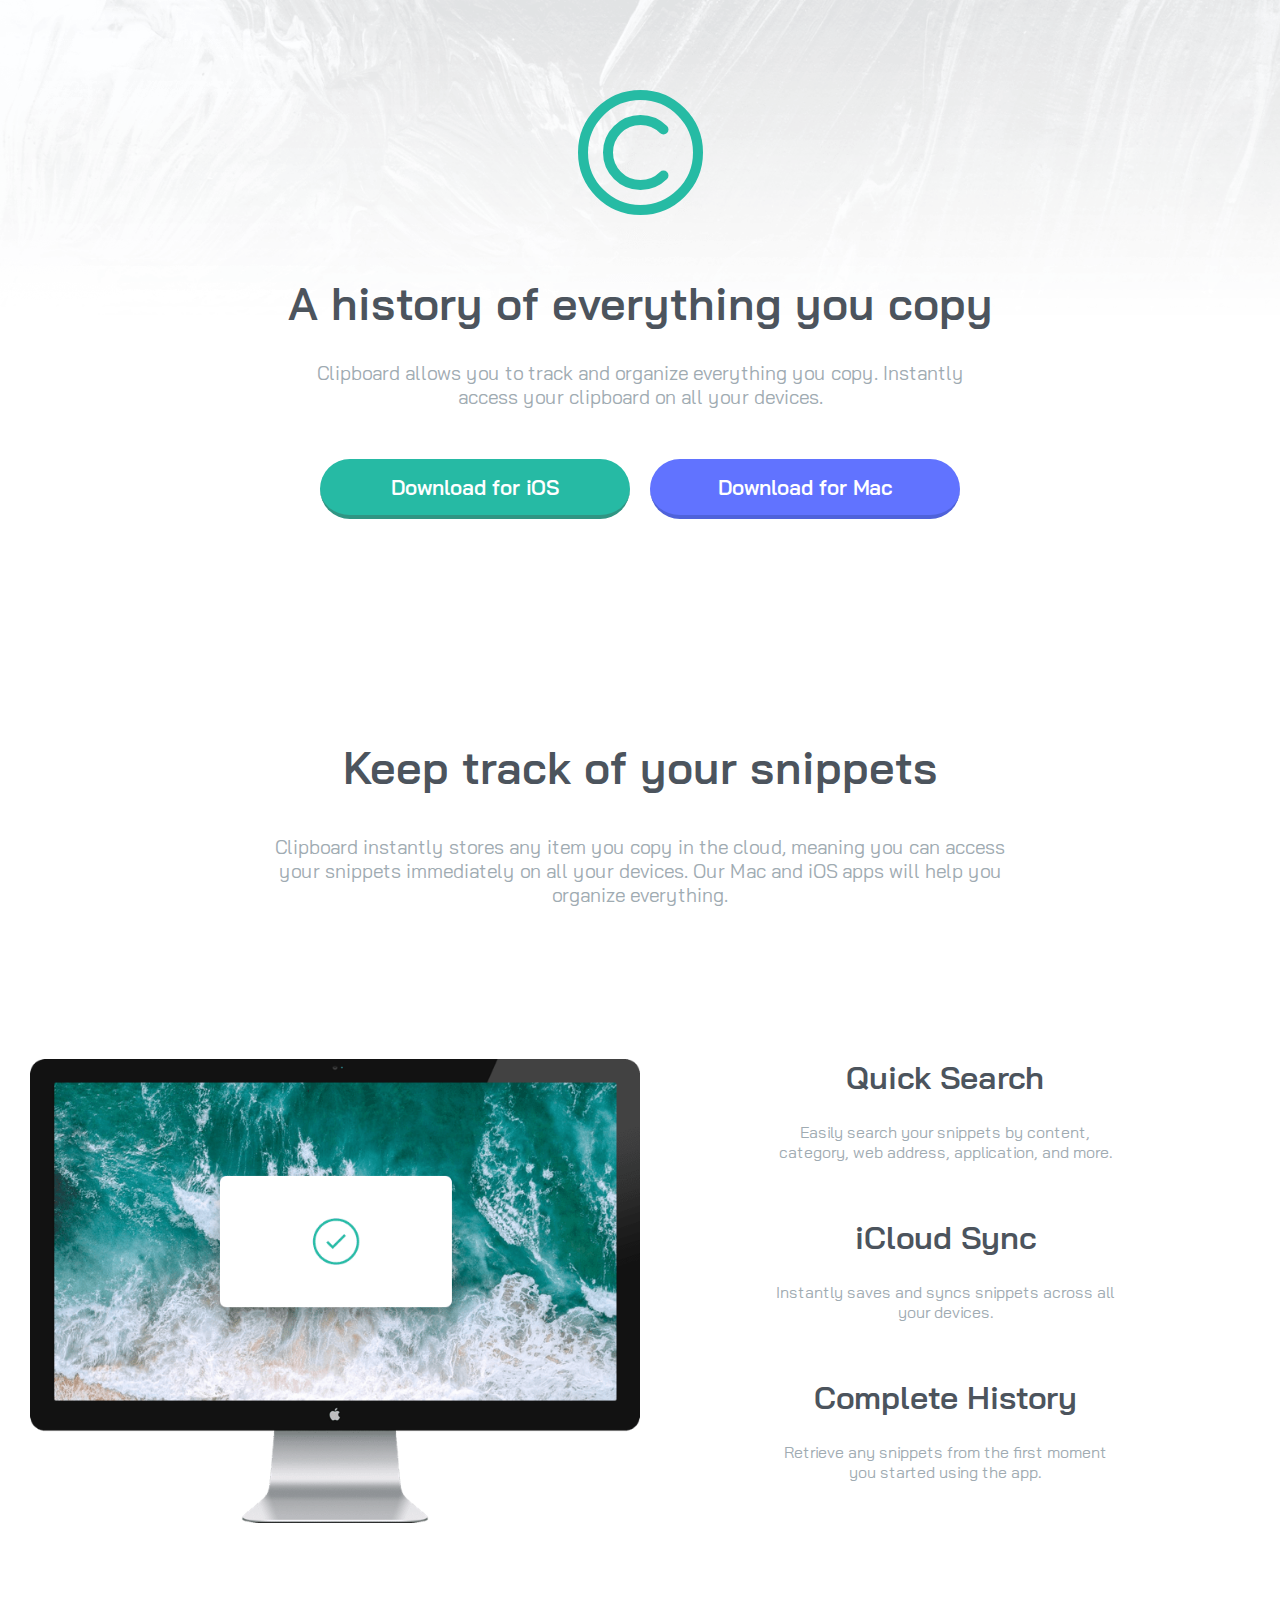
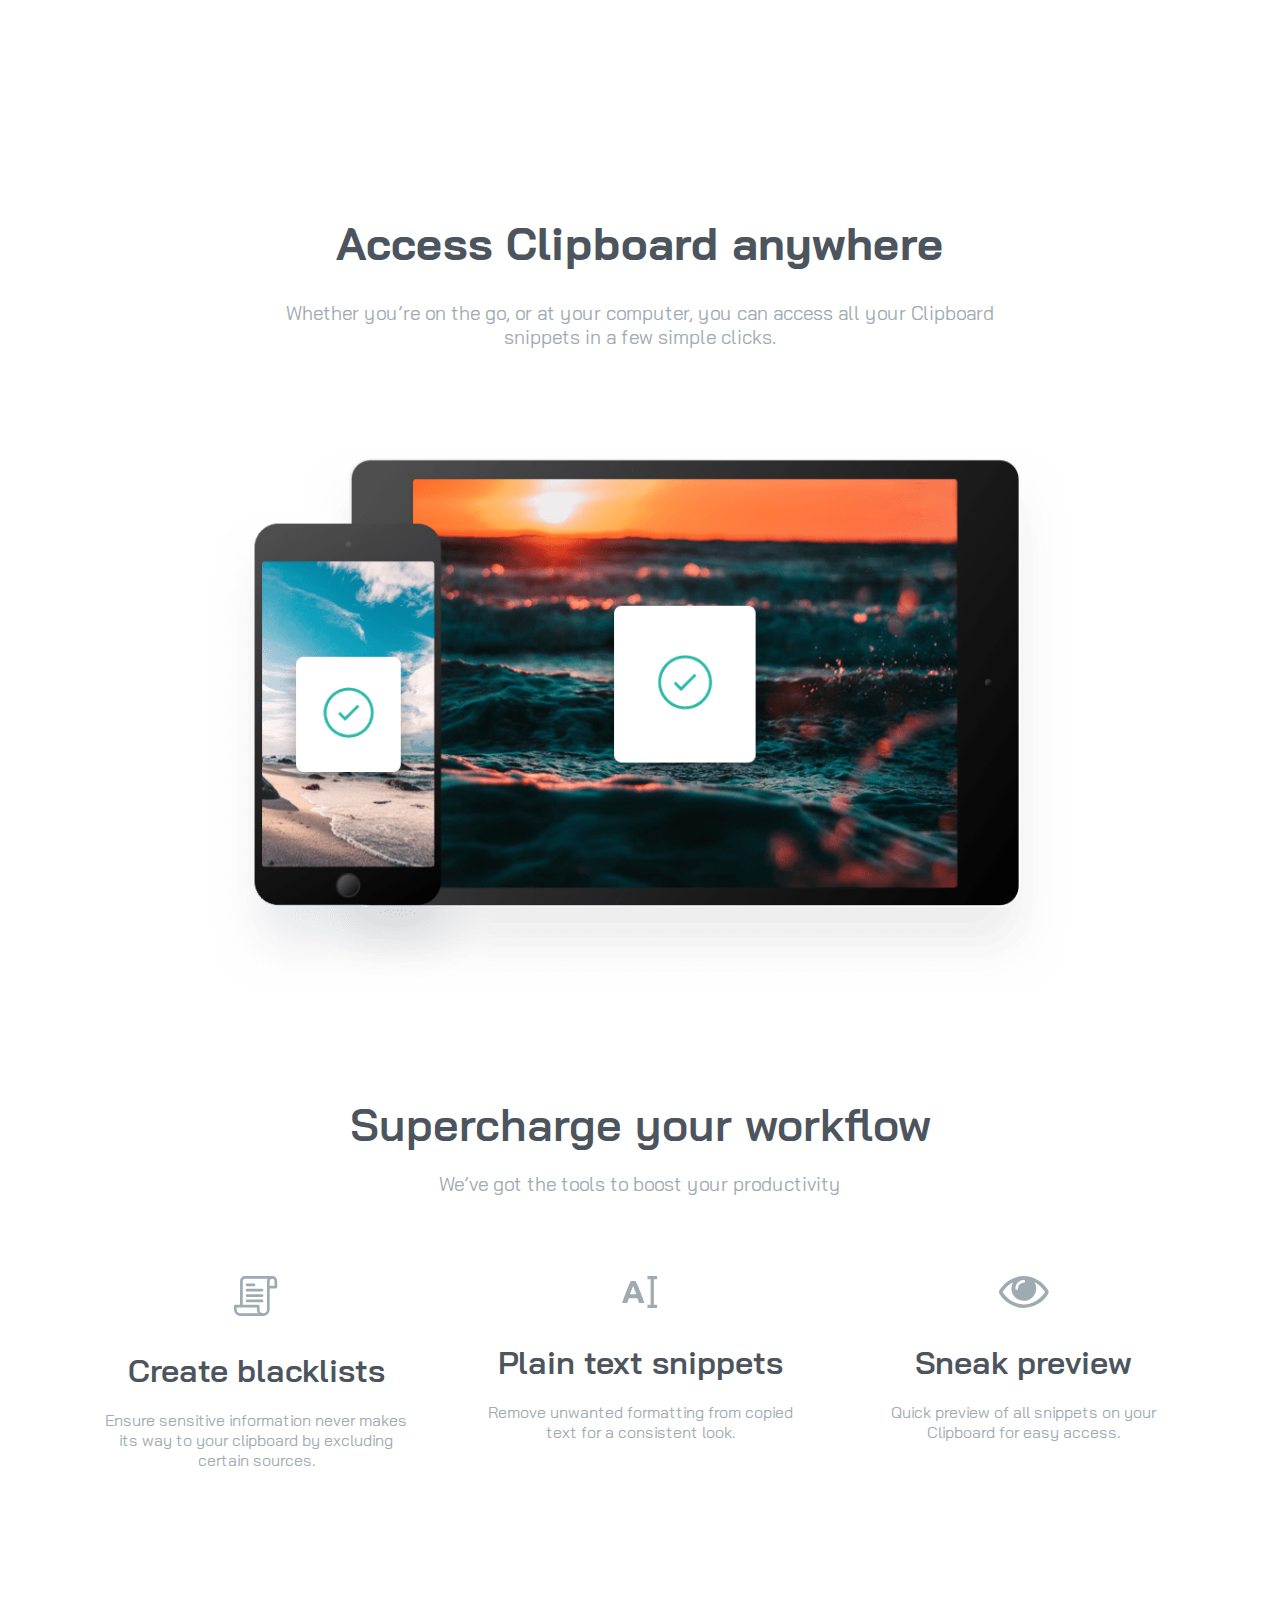
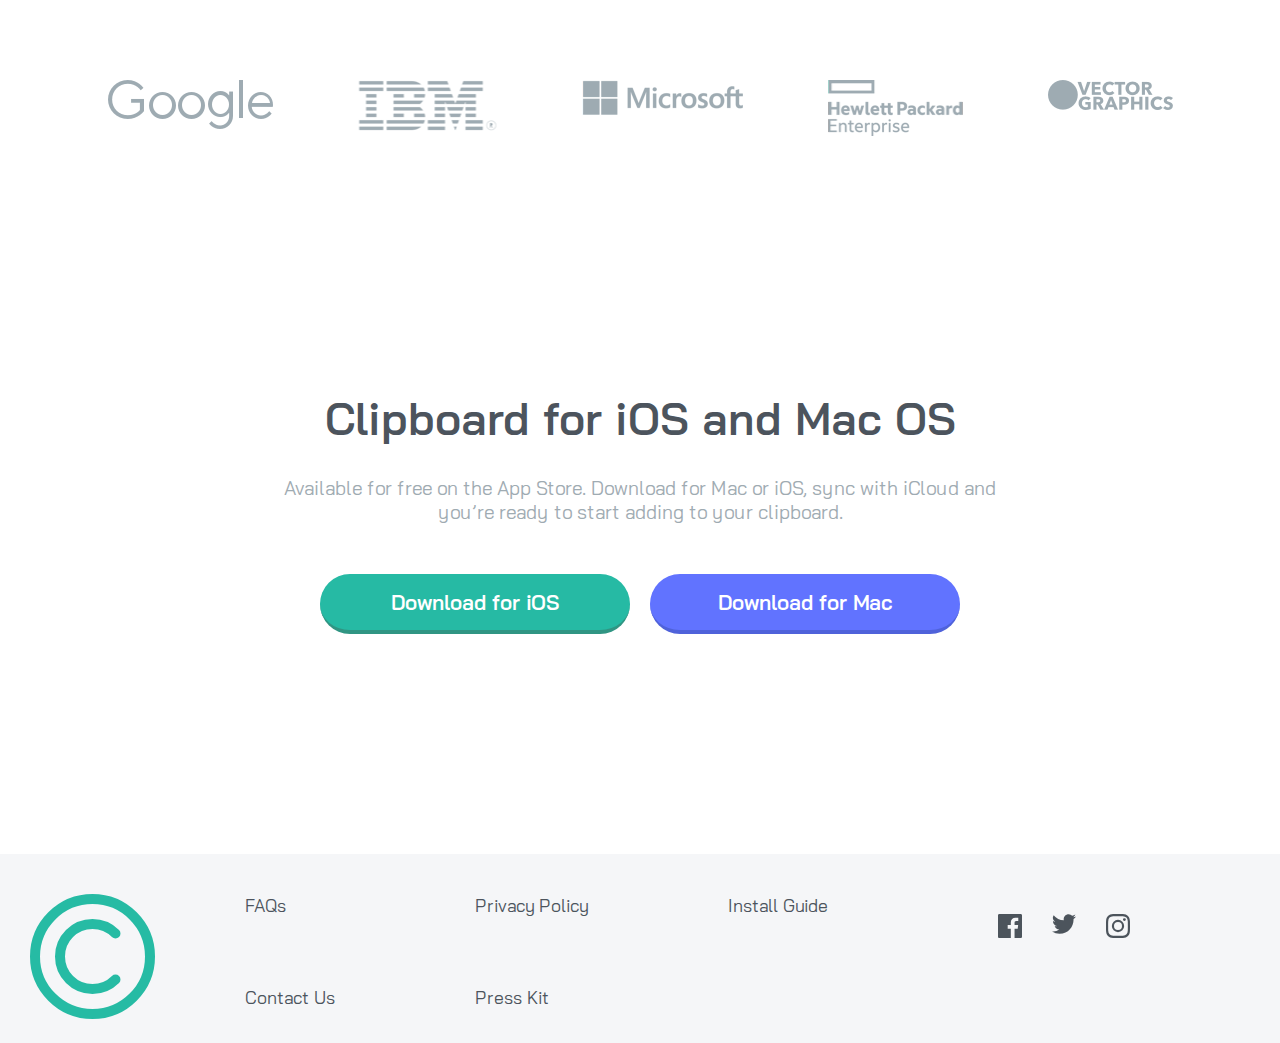
<file: Clipboard-landing-page/index.html>
<!DOCTYPE html>
<html lang="en">
<head>
    <meta charset="UTF-8">
    <meta http-equiv="X-UA-Compatible" content="IE=edge">
    <meta name="viewport" content="width=device-width, initial-scale=1.0">
    <link rel="stylesheet" href="css/index.css" type="text/css">
    <link rel="preconnect" href="https://fonts.googleapis.com">
    <link rel="preconnect" href="https://fonts.gstatic.com" crossorigin>
    <link href="https://fonts.googleapis.com/css2?family=Bai+Jamjuree:wght@400;600&display=swap" rel="stylesheet">
    <title>Frontend Mentor | Clipboard landing pageFrontend Mentor | Clipboard landing page</title>
</head>
<body>
    <header class="header">
        <div class="header__container__items">
            <figure class="header__container__img">
                <img src="assets/logo.svg" alt="" class="header__img">
            </figure>
            <h3 class="header__title">
                A history of everything you copy
            </h3>
            <p class="header__paragraf">
                Clipboard allows you to track and organize everything you 
                copy. Instantly access your clipboard on all your devices.
            </p>
            <nav class="header__container__links">
                <a href="" class="header__link1">Download for iOS</a>
                <a href="" class="header__link2">Download for Mac</a>
            </nav>
        </div>
    </header>


    <main>
        <section class="section1">
            <div class="section1__container__items">
                <div class="section1__container__title__paragraf1">
                    <h3 class="section1__title1">Keep track of your snippets</h3>
                    <p class="section1__paragraf1">Clipboard instantly stores any item you copy in the cloud, 
                        meaning you can access your snippets immediately on all your 
                        devices. Our Mac and iOS apps will help you organize everything.</p>
                </div>


                <div class="section1__container__img__title__paragraf">
                    <figure class="section1__container__img">
                        <img src="assets/image-computer.png" alt="" class="section1__img">
                    </figure>
                    <div class="section1__container__title__paragraf__part2">
                        <div class="section1__container__title__paragraf2">
                            <h3 class="section1__title2">Quick Search</h3>
                            <p class="section1__paragraf2">
                                Easily search your snippets by content, category, web address, application, and more.
                            </p>
                        </div>
                        <div class="section1__container__title__paragraf2">
                            <h3 class="section1__title2">iCloud Sync</h3>
                            <p class="section1__paragraf2">
                                Instantly saves and syncs snippets across all your devices.
                            </p>
                        </div>
                        <div class="section1__container__title__paragraf2">
                            <h3 class="section1__title2">Complete History</h3>
                            <p class="section1__paragraf2">
                                Retrieve any snippets from the first moment you started using the app.
                            </p>
                        </div>
                    </div>
                </div>
            </div>
        </section>



        <section class="section2">
            <h3 class="section2__title">Access Clipboard anywhere</h3>
            <p class="section2__paragraf">
                Whether you’re on the go, or at your computer, you can access all your Clipboard 
                snippets in a few simple clicks.
            </p>
            <figure class="section2__container__img">
                <img src="assets/image-devices.png" alt="" class="section2__img">
            </figure>
        </section>



        <section class="section3">
            <div class="section3__container__title__paragraf">
                <h3 class="section3__title">Supercharge your workflow</h3>
                <p class="section3__paragraf">
                    We’ve got the tools to boost your productivity
                </p>
            </div>


            
            <div class="section3__container__part2">
                <div class="section3__container__img__title__paragraf">
                    <figure class="section3__container__img">
                        <img src="assets/icon-blacklist.svg" alt="" class="section3__img">
                    </figure>
                    <h3 class="section3__title2">Create blacklists</h3>
                    <p class="section3__paragraf2">
                        Ensure sensitive information never makes its way to
                        your clipboard by excluding certain sources.

                    </p>
                </div>
                <div class="section3__container__img__title__paragraf">
                    <figure class="section3__container__img">
                        <img src="assets/icon-text.svg" alt="" class="section3__img">
                    </figure>
                    <h3 class="section3__title2">Plain text snippets</h3>
                    <p class="section3__paragraf2">
                        Remove unwanted formatting from copied text for a consistent look.
                    </p>
                </div>
                <div class="section3__container__img__title__paragraf">
                    <figure class="section3__container__img">
                        <img src="assets/icon-preview.svg" alt="" class="section3__img">
                    </figure>
                    <h3 class="section3__title2">Sneak preview</h3>
                    <p class="section3__paragraf2">
                        Quick preview of all snippets on your Clipboard for easy access.
                    </p>
                </div>
            </div>
        </section>


        <section class="section4">
            <figure class="section4__container__img">
                <img src="assets/logo-google.png" alt="" class="section4__img">
            </figure>
            <figure class="section4__container__img">
                <img src="assets/logo-ibm.png" alt="" class="section4__img">
            </figure>
            <figure class="section4__container__img">
                <img src="assets/logo-microsoft.png" alt="" class="section4__img">
            </figure>
            <figure class="section4__container__img">
                <img src="assets/logo-hp.png" alt="" class="section4__img">
            </figure>
            <figure class="section4__container__img">
                <img src="assets/logo-vector-graphics.png" alt="" class="section4__img">
            </figure>
        </section>



        <section class="section5">
            <h3 class="section5__title">
                Clipboard for iOS and Mac OS
            </h3>
            <p class="section5__paragraf">
                Available for free on the App Store. Download for Mac or iOS, sync with iCloud 
                and you’re ready to start adding to your clipboard.
            </p>
            <nav class="section5__container__links">
                <a href="" class="section5__link1">Download for iOS</a>
                <a href="" class="section5__link2">Download for Mac</a>
            </nav>
        </section>
    </main>

    <footer class="footer">
        <figure class="footer__container__img">
            <img src="assets/logo.svg" alt="" class="footer__img">
        </figure>

        
        <nav class="footer__nav__container__links">
            <div class="footer__container__item1">
                <a href="" class="footer__link">FAQs</a>
                <a href="" class="footer__link">Contact Us</a>
            </div>
            <div class="footer__container__item1">
                <a href="" class="footer__link">Privacy Policy</a>
                <a href="" class="footer__link">Press Kit</a>
            </div>
            <div class="footer__container__item1">
                <a href="" class="footer__link">Install Guide</a>
            </div>

            <div class="footer__div__container__img__social">
                <a href="" class="footer__img__social">
                    <img src="assets/icon-facebook.svg" alt="">
                </a>
                <a href="" class="footer__img__social">
                    <img src="assets/icon-twitter.svg" alt="">
                </a>
                <a href="" class="footer__img__social">
                    <img src="assets/icon-instagram.svg" alt="">
                </a>
            </div>
        </nav>
    </footer>
</body>
</html>
</file>
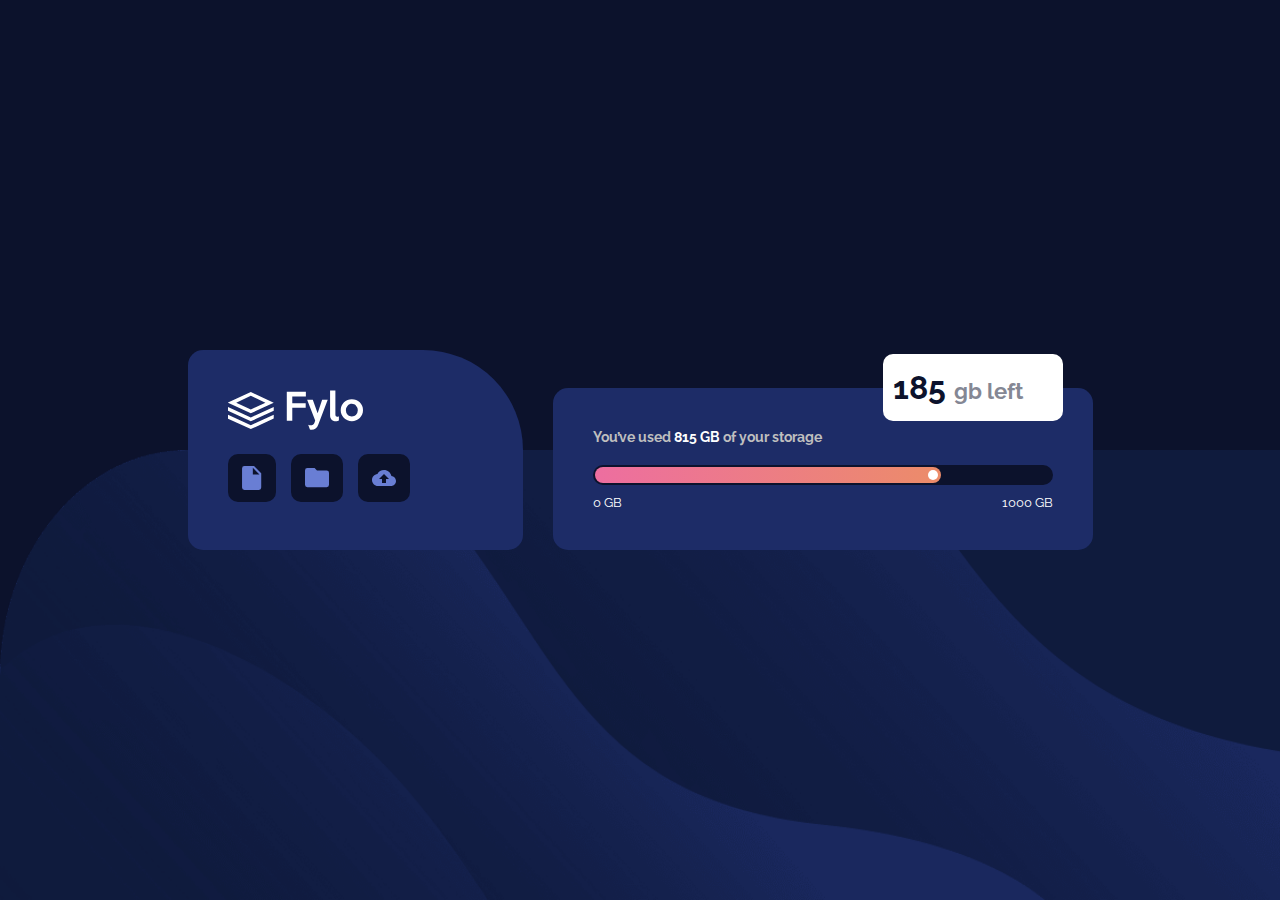
<file: Fylo-data-storage-component/index.html>
<!DOCTYPE html>
<html lang="en">
<head>
  <meta charset="UTF-8">
  <meta name="viewport" content="width=device-width, initial-scale=1.0">
  <link rel="icon" type="image/png" sizes="32x32" href="./assets/favicon-32x32.png">
  <link rel="stylesheet" href="css/index.css" type="text/css">
  <link rel="preconnect" href="https://fonts.googleapis.com">
  <link rel="preconnect" href="https://fonts.gstatic.com" crossorigin>
  <link href="https://fonts.googleapis.com/css2?family=Raleway:wght@500&display=swap" rel="stylesheet"> 
  <title>Frontend Mentor | Fylo data storage component</title>
</head>
<body>
  <main>
    <section class="card">
      <div class="card__target1">
        <picture class="card__container__logo">
          <img src="./assets/logo.svg" alt="">
        </picture>
        <picture class="card__container__items">
          <div>
          <img src="./assets/icon-document.svg" alt="">
          </div>
          <div>
            <img src="./assets/icon-folder.svg" alt="">
          </div>
          <div>
            <img src="./assets/icon-upload.svg" alt="">
          </div>
        </picture>
      </div>

      <div class="card__target2">
        <p class="card__paragraf">
          You’ve used  
          <span>815 GB</span>
          of your storage
        </p>
        <div class="card__container__bar">
          <div class="card__bar">
            <div></div>
          </div>
        </div>

        <div class="card__container__size">
          <span class="card__item1">0 GB</span>
          <span class="card__item2">1000 GB</span>
        </div>

        <div class="card__container_master__number">
          <div class="card__container__number">
            185
            <span>gb left</span>
          </div>
        </div>


      </div>
    </section>
  </main>
</body>
</html>





<!-- 
  You’ve used 815 GB of your storage

  185 GB Left
  
  0 GB
  1000 GB
  
  <div class="attribution">
    Challenge by <a href="https://www.frontendmentor.io?ref=challenge" target="_blank">Frontend Mentor</a>. 
    Coded by <a href="#">Your Name Here</a>.
  </div>
 -->
</file>
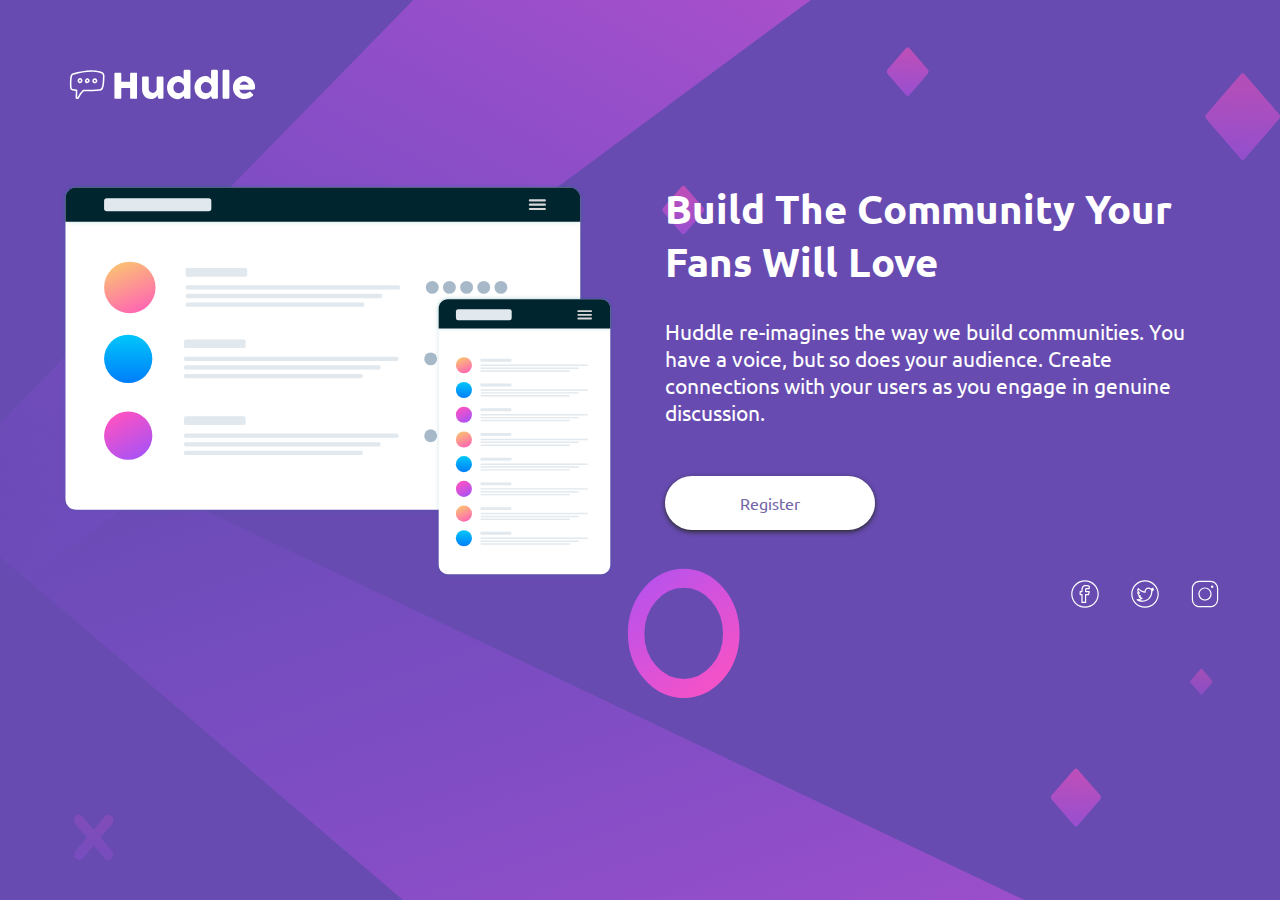
<file: Huddle-landing-page-with-a-single-introductory-section/index.html>
<!DOCTYPE html>
<html lang="en">
<head>
    <meta charset="UTF-8">
    <meta http-equiv="X-UA-Compatible" content="IE=edge">
    <meta name="viewport" content="width=device-width, initial-scale=1.0">
    <link rel="stylesheet" href="css/index.css" type="text/css">
    <link rel="icon" type="image/png" sizes="32x32" href="./images/favicon-32x32.png">

    <link rel="preconnect" href="https://fonts.googleapis.com">
    <link rel="preconnect" href="https://fonts.gstatic.com" crossorigin>
    <link href="https://fonts.googleapis.com/css2?family=Ubuntu:wght@500&display=swap" rel="stylesheet"> 

    <title>Frontend Mentor | Huddle landing page with single introductory section</title>
</head>
<body>
    <header class="card">
      <div class="card__container__logo">
        <img src="assets/logo.svg" alt="">
      </div>
      <div class="card__content">
        <picture class="card__container__img">

          <img src="./assets/illustration-mockups.svg" alt="">
        </picture>

        <div class="card__container__text">
          <h1 class="card__title">
            Build The Community Your Fans Will Love
          </h1>
          <p class="card__paragraf">

            Huddle re-imagines the way we build communities. You have a voice, but so does your audience. 
            Create connections with your users as you engage in genuine discussion. 
          </p>
          <a href="" class="card__link">Register</a>

          
        </div>
      </div>
      <div class="card__container__social">
        <a href="">
          <svg xmlns="http://www.w3.org/2000/svg" x="0px" y="0px"width="30" height="30" viewBox="0 0 50 50"><title>Facebook</title><path d="M 25 2 C 12.309295 2 2 12.309295 2 25 C 2 37.690705 12.309295 48 25 48 C 37.690705 48 48 37.690705 48 25 C 48 12.309295 37.690705 2 25 2 z M 25 4 C 36.609824 4 46 13.390176 46 25 C 46 36.609824 36.609824 46 25 46 C 13.390176 46 4 36.609824 4 25 C 4 13.390176 13.390176 4 25 4 z M 26.580078 10 C 23.92822 10 21.917076 10.867217 20.677734 12.400391 C 19.438393 13.933564 19 15.981046 19 18.226562 L 19 20 L 17 20 A 1.0001 1.0001 0 0 0 16 21 L 16 26 A 1.0001 1.0001 0 0 0 17 27 L 19 27 L 19 39 A 1.0001 1.0001 0 0 0 20 40 L 26 40 A 1.0001 1.0001 0 0 0 27 39 L 27 27 L 31 27 A 1.0001 1.0001 0 0 0 31.980469 26.195312 L 32.980469 21.195312 A 1.0001 1.0001 0 0 0 32 20 L 27 20 L 27 17.806641 C 27 17.321617 27.03137 17.325614 27.171875 17.234375 C 27.312385 17.143136 27.820197 17 28.710938 17 L 32 17 A 1.0001 1.0001 0 0 0 33 16 L 33 12 A 1.0001 1.0001 0 0 0 32.335938 11.058594 C 32.335938 11.058594 29.456337 10 26.580078 10 z M 26.580078 12 C 28.472499 12 30.227501 12.510447 31 12.751953 L 31 15 L 28.710938 15 C 27.663677 15 26.813974 15.08458 26.083984 15.558594 C 25.353995 16.032605 25 16.940664 25 17.806641 L 25 21 A 1.0001 1.0001 0 0 0 26 22 L 30.779297 22 L 30.179688 25 L 26 25 A 1.0001 1.0001 0 0 0 25 26 L 25 38 L 21 38 L 21 26 A 1.0001 1.0001 0 0 0 20 25 L 18 25 L 18 22 L 20 22 A 1.0001 1.0001 0 0 0 21 21 L 21 18.226562 C 21 16.24708 21.405014 14.681779 22.232422 13.658203 C 23.05983 12.634627 24.336936 12 26.580078 12 z"></path></svg>
        </a>
        <a href="">
          <svg xmlns="http://www.w3.org/2000/svg" x="0px" y="0px" width="30" height="30" viewBox="0 0 50 50"><title>Twitter</title><path d="M 25 2 C 12.309295 2 2 12.309295 2 25 C 2 37.690705 12.309295 48 25 48 C 37.690705 48 48 37.690705 48 25 C 48 12.309295 37.690705 2 25 2 z M 25 4 C 36.609824 4 46 13.390176 46 25 C 46 36.609824 36.609824 46 25 46 C 13.390176 46 4 36.609824 4 25 C 4 13.390176 13.390176 4 25 4 z M 30.693359 14.058594 C 27.093054 14.058594 24.152344 16.998175 24.152344 20.597656 C 24.152344 20.622956 24.159856 20.646615 24.160156 20.671875 C 20.346071 20.164308 16.972078 18.281343 14.654297 15.439453 A 1.0001 1.0001 0 0 0 13.015625 15.568359 C 12.452734 16.536013 12.130859 17.663768 12.130859 18.857422 C 12.130859 19.919597 12.426761 20.906321 12.878906 21.796875 A 1.0001 1.0001 0 0 0 12.085938 22.773438 L 12.085938 22.84375 C 12.085938 24.777783 12.990963 26.452789 14.332031 27.652344 A 1.0001 1.0001 0 0 0 14.072266 28.677734 C 14.630704 30.41466 15.93241 31.774479 17.5625 32.541016 C 16.258408 33.150994 14.861087 33.587891 13.320312 33.587891 C 12.909515 33.587891 12.510187 33.564538 12.119141 33.517578 A 1.0001 1.0001 0 0 0 11.460938 35.353516 C 14.065405 37.024617 17.166795 38 20.490234 38 C 25.860882 38 30.105907 35.743874 32.943359 32.525391 C 35.780812 29.306907 37.253906 25.153083 37.253906 21.240234 C 37.253906 21.122724 37.248494 21.01029 37.246094 20.894531 C 38.219933 20.11274 39.135827 19.250444 39.830078 18.210938 A 1.0001 1.0001 0 0 0 38.705078 16.699219 C 38.866705 16.38464 39.095491 16.111528 39.205078 15.769531 A 1.0001 1.0001 0 0 0 37.744141 14.603516 C 36.869551 15.121731 35.886845 15.463383 34.869141 15.701172 C 33.725772 14.727018 32.30529 14.058594 30.693359 14.058594 z M 30.693359 16.058594 C 32.005547 16.058594 33.178321 16.606981 34.005859 17.490234 A 1.0001 1.0001 0 0 0 34.927734 17.789062 C 35.079649 17.759183 35.201682 17.662443 35.351562 17.626953 C 35.332963 17.638463 35.321514 17.658672 35.302734 17.669922 A 1.0001 1.0001 0 0 0 35.832031 19.527344 C 35.763341 19.579724 35.722335 19.662323 35.652344 19.712891 A 1.0001 1.0001 0 0 0 35.238281 20.566406 C 35.247781 20.79066 35.253906 21.015832 35.253906 21.240234 C 35.253906 24.645385 33.939657 28.371609 31.443359 31.203125 C 28.947059 34.03464 25.308587 36 20.490234 36 C 18.837046 36 17.2817 35.669687 15.800781 35.167969 C 17.643043 34.77762 19.387244 34.125203 20.816406 33.003906 A 1.0001 1.0001 0 0 0 20.21875 31.21875 C 18.803099 31.19304 17.712807 30.392345 16.898438 29.359375 C 17.197615 29.320665 17.507049 29.319275 17.792969 29.240234 A 1.0001 1.0001 0 0 0 17.724609 27.294922 C 16.073199 26.96164 14.784996 25.723029 14.3125 24.121094 C 14.7378 24.223448 15.110445 24.452375 15.5625 24.466797 A 1.0001 1.0001 0 0 0 16.150391 22.636719 C 14.930654 21.821102 14.130859 20.439709 14.130859 18.857422 C 14.130859 18.530423 14.306329 18.270522 14.371094 17.964844 C 17.211591 20.776703 20.99183 22.6429 25.248047 22.857422 A 1.0001 1.0001 0 0 0 26.271484 21.628906 C 26.193654 21.29976 26.152344 20.956387 26.152344 20.597656 C 26.152344 18.079138 28.173664 16.058594 30.693359 16.058594 z"></path></svg>
        </a>
        <a href="">
          <svg xmlns="http://www.w3.org/2000/svg" x="0px" y="0px" width="30" height="30" viewBox="0 0 50 50"><title>Instagram</title><path d="M 16 3 C 8.8324839 3 3 8.8324839 3 16 L 3 34 C 3 41.167516 8.8324839 47 16 47 L 34 47 C 41.167516 47 47 41.167516 47 34 L 47 16 C 47 8.8324839 41.167516 3 34 3 L 16 3 z M 16 5 L 34 5 C 40.086484 5 45 9.9135161 45 16 L 45 34 C 45 40.086484 40.086484 45 34 45 L 16 45 C 9.9135161 45 5 40.086484 5 34 L 5 16 C 5 9.9135161 9.9135161 5 16 5 z M 37 11 A 2 2 0 0 0 35 13 A 2 2 0 0 0 37 15 A 2 2 0 0 0 39 13 A 2 2 0 0 0 37 11 z M 25 14 C 18.936712 14 14 18.936712 14 25 C 14 31.063288 18.936712 36 25 36 C 31.063288 36 36 31.063288 36 25 C 36 18.936712 31.063288 14 25 14 z M 25 16 C 29.982407 16 34 20.017593 34 25 C 34 29.982407 29.982407 34 25 34 C 20.017593 34 16 29.982407 16 25 C 16 20.017593 20.017593 16 25 16 z"></path></svg>
        </a>
      </div>
    </header> 
</body>
</html>





 <!-- Build The Community Your Fans Will Love

  Huddle re-imagines the way we build communities. You have a voice, but so does your audience. 
  Create connections with your users as you engage in genuine discussion. 

  Register

  <footer>
    <p class="attribution">
      Challenge by <a href="https://www.frontendmentor.io?ref=challenge" target="_blank">Frontend Mentor</a>. 
      Coded by <a href="#">Your Name Here</a>.
    </p>
  </footer> -->
</file>
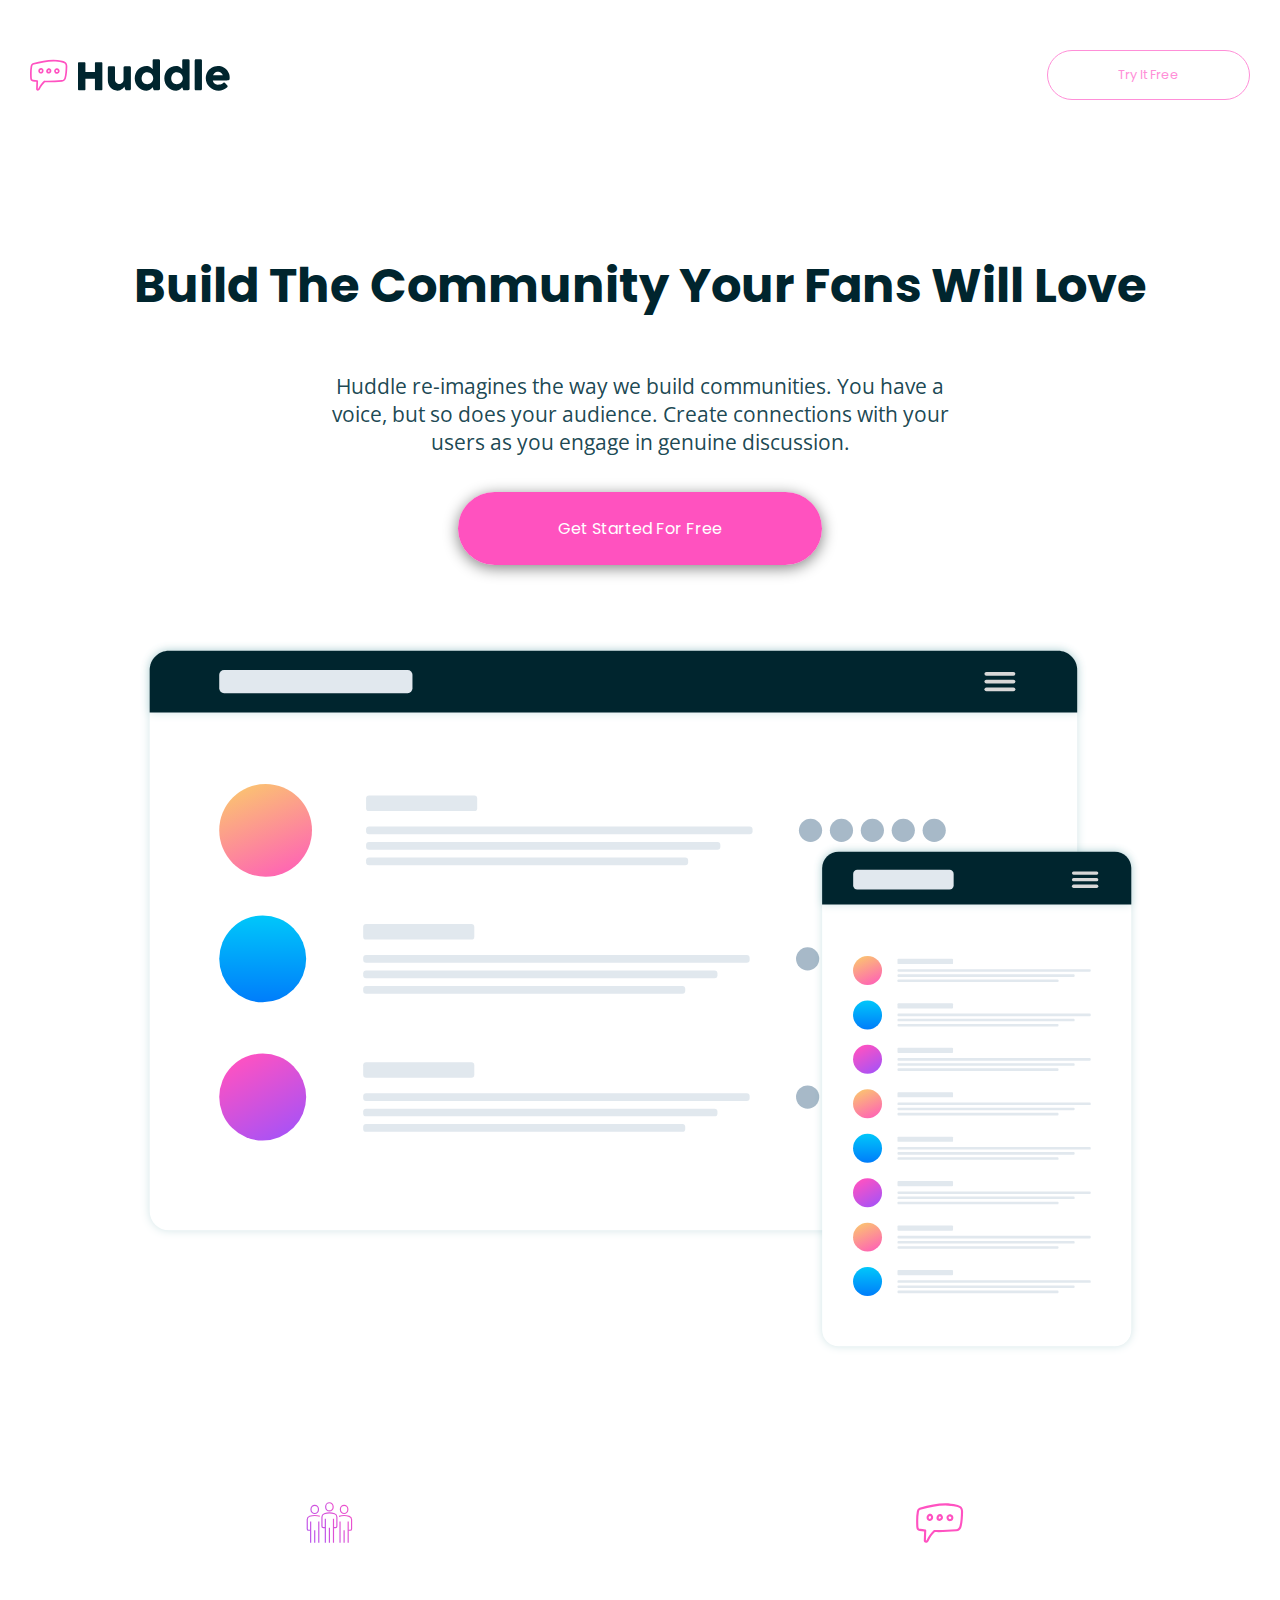
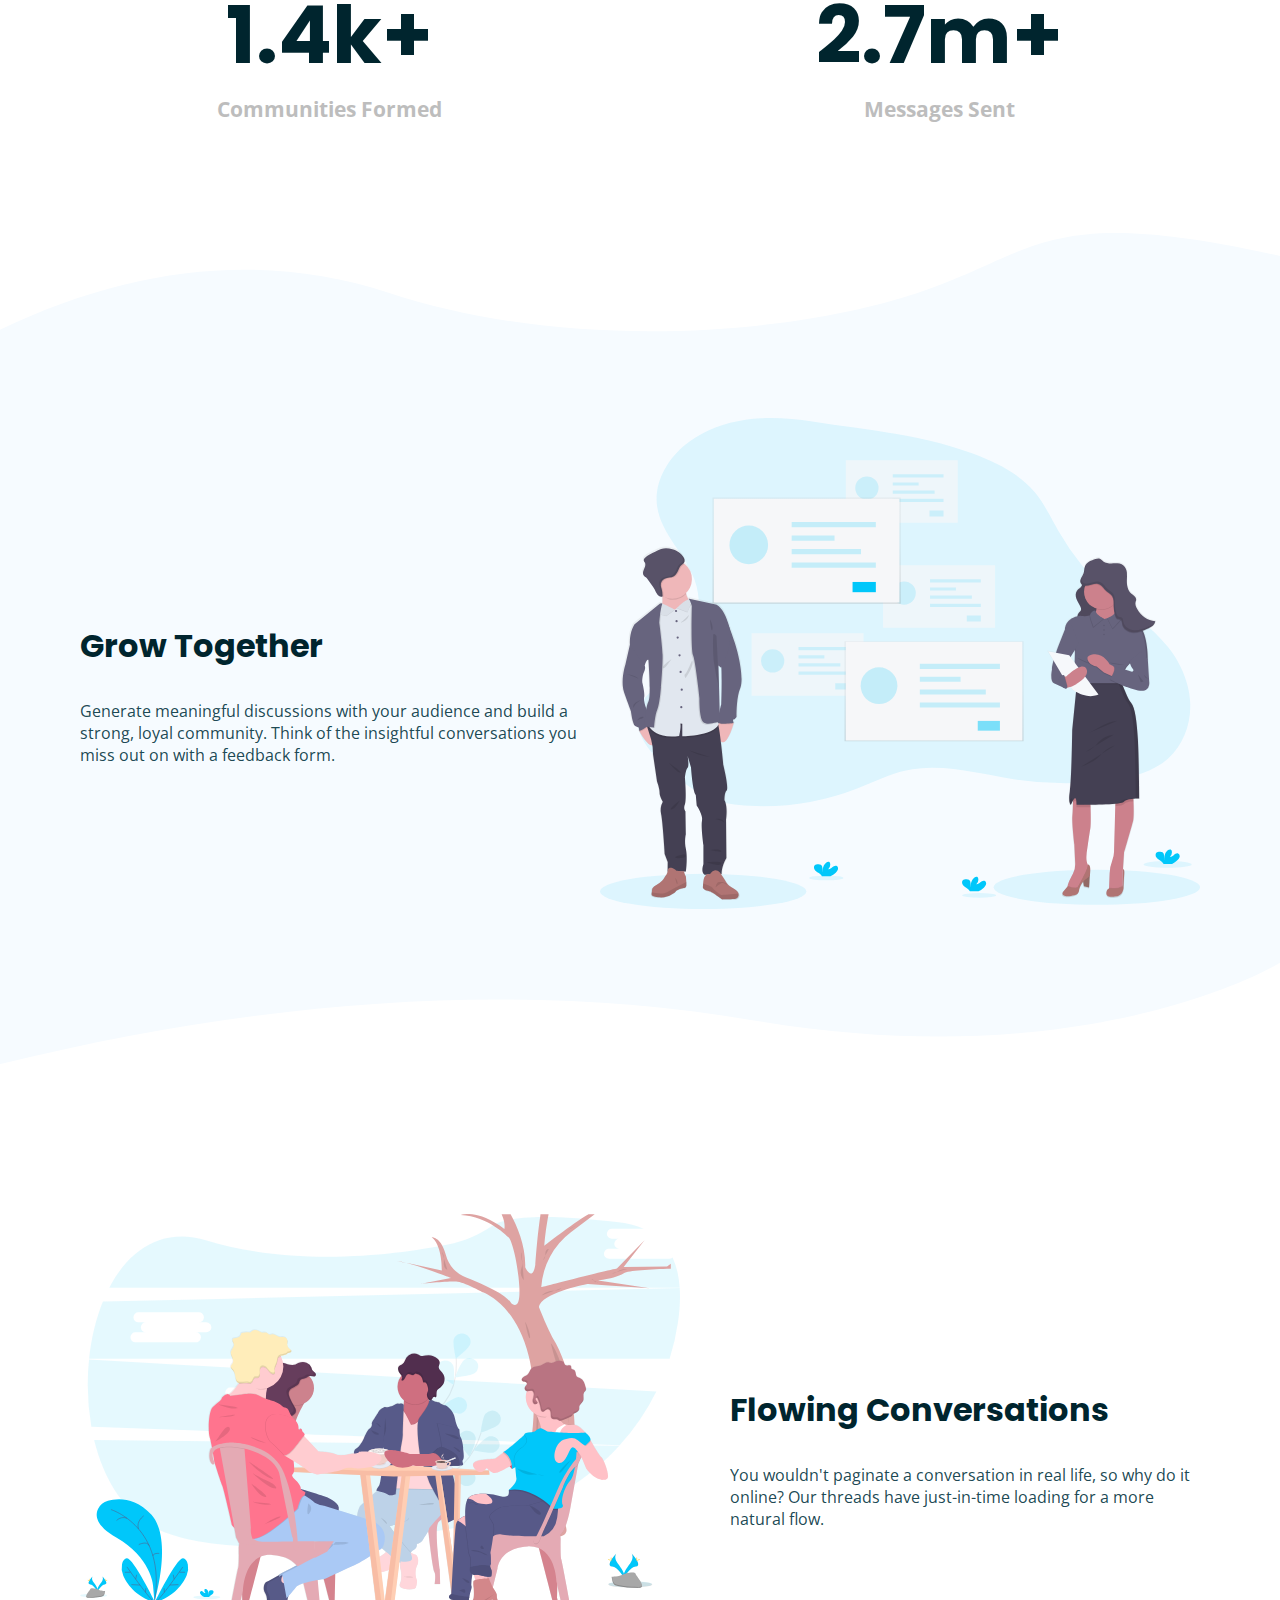
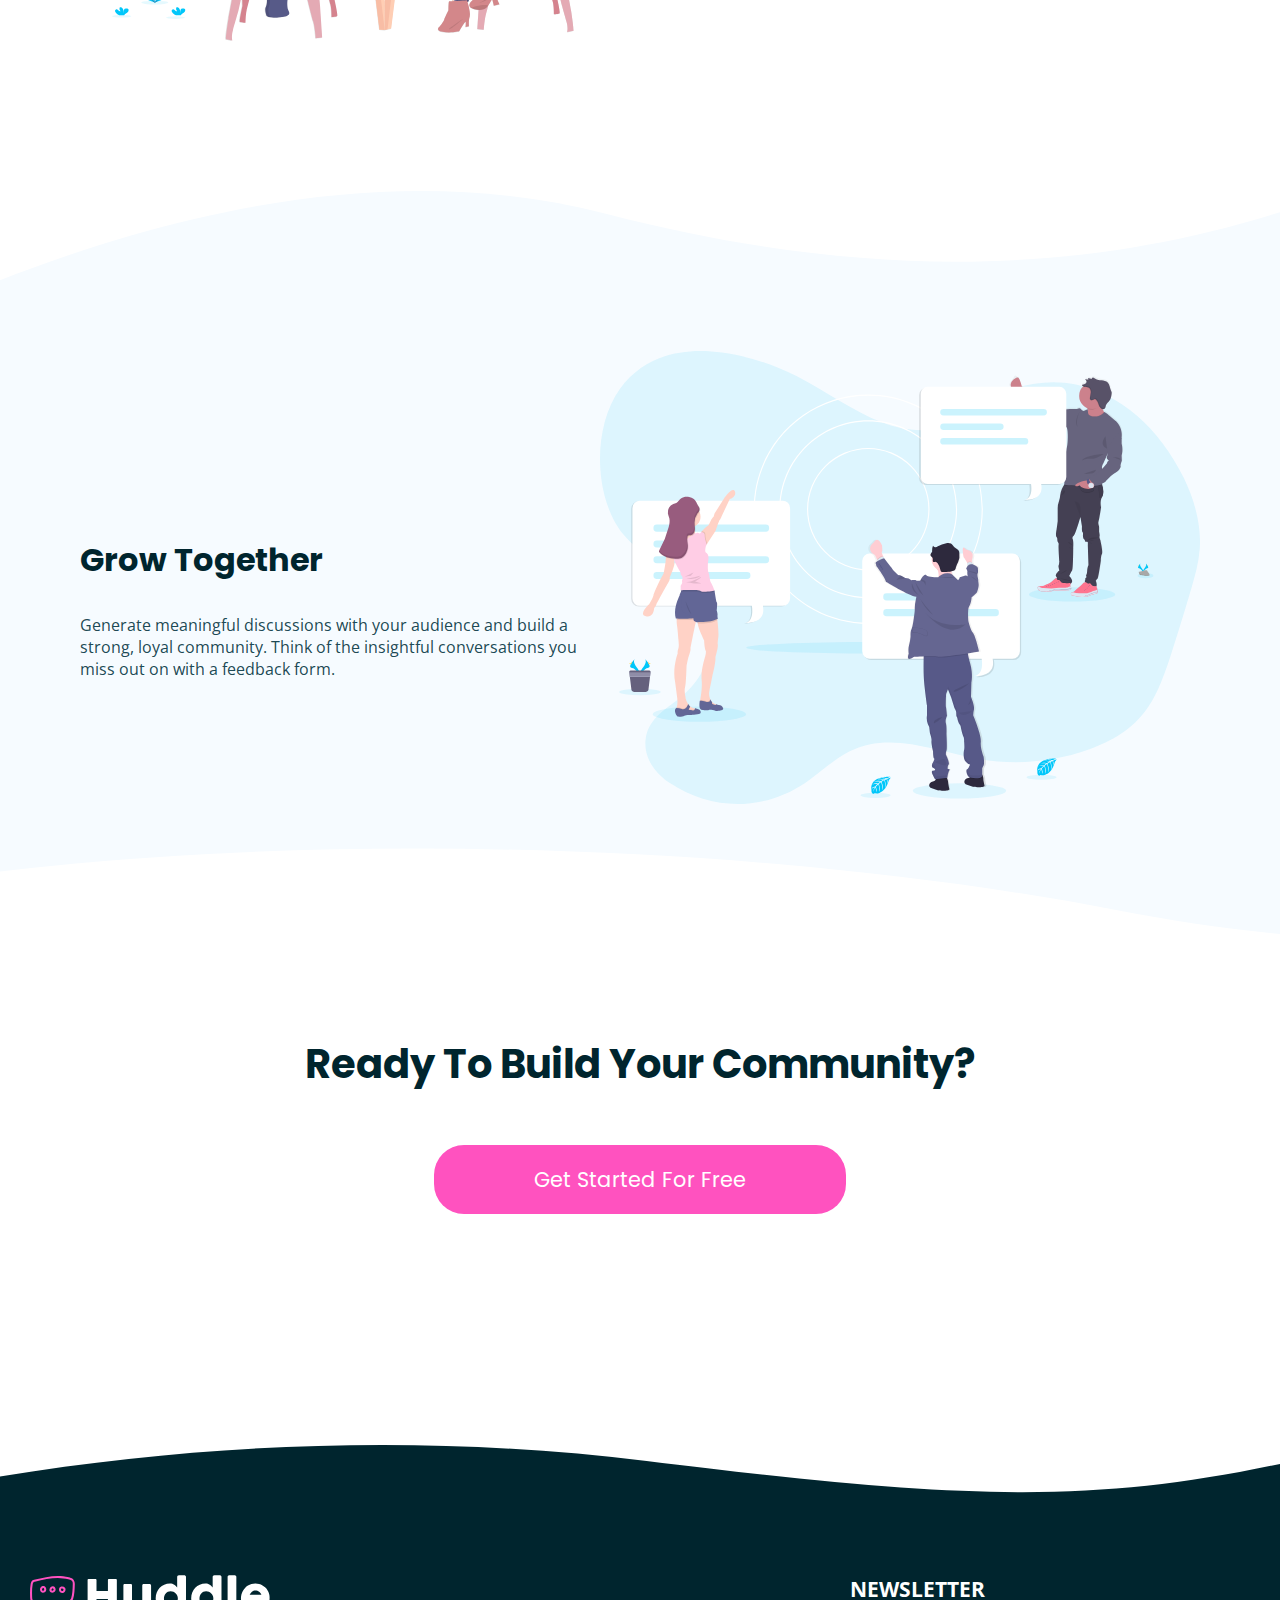
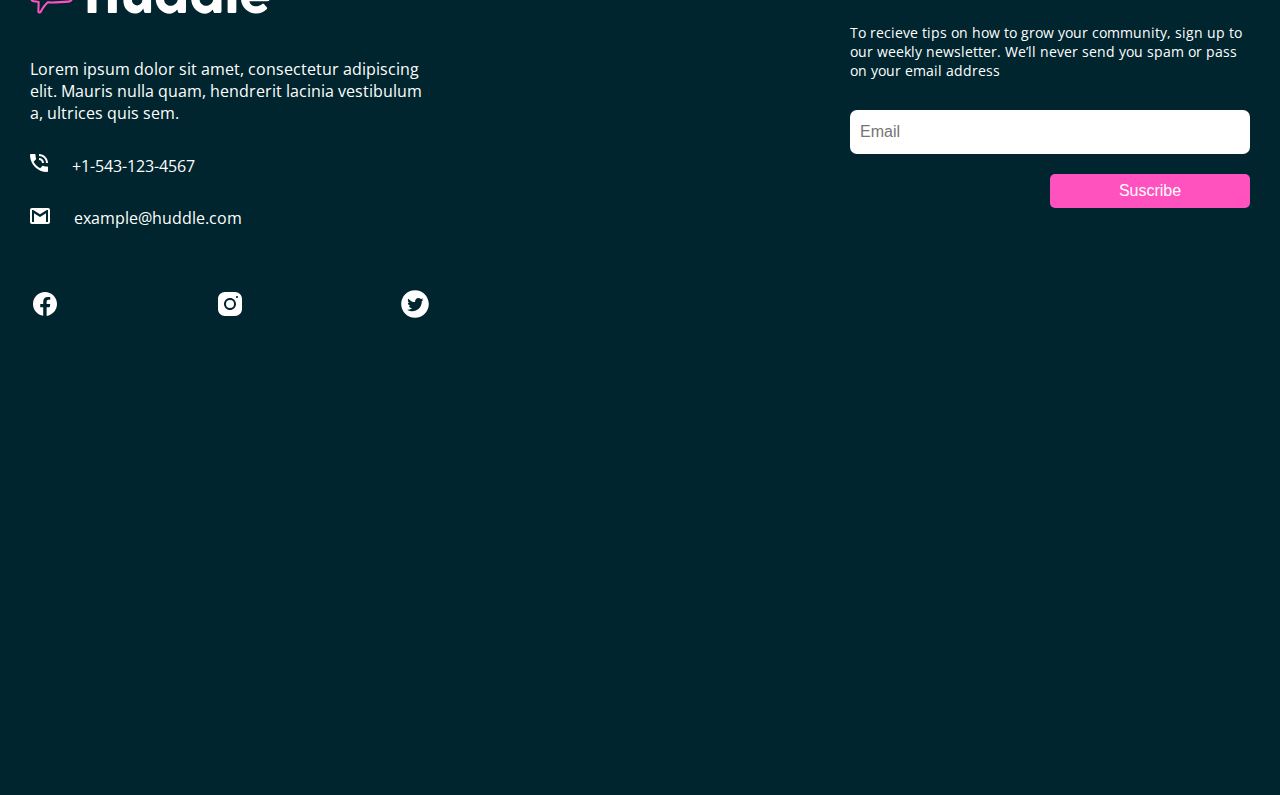
<file: Huddle-landing-page-with-curved-sections/index.html>
<!DOCTYPE html>
<html lang="en">
<head>
  <meta charset="UTF-8">
  <meta name="viewport" content="width=device-width, initial-scale=1.0">
  <link rel="icon" type="image/png" sizes="32x32" href="./images/favicon-32x32.png">
  <link rel="preconnect" href="https://fonts.googleapis.com">
  <link rel="preconnect" href="https://fonts.gstatic.com" crossorigin>
  <link href="https://fonts.googleapis.com/css2?family=Poppins:wght@700&display=swap" rel="stylesheet"> 
  <link rel="preconnect" href="https://fonts.googleapis.com">
  <link rel="preconnect" href="https://fonts.gstatic.com" crossorigin>
  <link href="https://fonts.googleapis.com/css2?family=Open+Sans:wght@600&display=swap" rel="stylesheet"> 
  <link rel="stylesheet" href="css/index.css" type="text/css">
  <title>Frontend Mentor | Huddle landing page with curved sections</title>

</head>
<body>
  <main>
    <header class="header">
      <div class="header__content__bar">
        <img src="./assets/logo.svg" class="header__logo">
        <a href="" class="header__link1">Try It Free</a>
      </div>

      <div class="header__content__header">
        <h1 class="header__title">
          Build The Community Your Fans Will Love
        </h1>
        <p class="header__paragraf">
          Huddle re-imagines the way we build communities. You have a voice, but so does 
          your audience. Create connections with your users as you engage in genuine discussion. 
        </p>
        <div class="header__content__link2">
          <a href="" class="header__link2">
            Get Started For Free
          </a>
        </div>
        <img src="./assets/screen-mockups.svg" alt="" class="header__img">
      </div>
    </header>


    <section class="card1">
      <h2 class="card1__title">
        <span>
          <img src="./assets/icon-communities.svg" alt="">
        </span>
        1.4k+
        <span class="card1__paragraf">
          Communities Formed
        </span>
      </h2>

      <h2 class="card1__title">
        <span>
          <img src="./assets/icon-messages.svg" alt="">
        </span>
        2.7m+
        <span class="card1__paragraf">
          Messages Sent
        </span>
      </h2>
    </section>


    <section class="card2">
      <div class="card2__background__img1"></div>
      <div class="card2__content__items">
        <img src="./assets/illustration-grow-together.svg"  class="card2__img">
        <div class="card2__content__text">
          <h2 class="card2__title">
            Grow Together
          </h2>
          <p class="card2__paragraf">
            Generate meaningful discussions with your audience and build a strong, loyal community. 
            Think of the insightful conversations you miss out on with a feedback form. 
          </p>
        </div>
      </div>
      <div class="card2__background__img2"></div>
    </section>



    <section class="card3">
      <img src="./assets/illustration-flowing-conversation.svg" alt="" class="card3__img">
      <div class="card3__content__text">
        <h2 class="card3__title">
          Flowing Conversations
        </h2>
        <p class="card3__paragraf">
          You wouldn't paginate a conversation in real life, so why do it online? Our threads have 
          just-in-time loading for a more natural flow.
        </p>
      </div>
    </section>



    <section class="card4">
      <div class="card4__background__img1"></div>
      <div class="card4__content__items">
        <img src="./assets/illustration-your-users.svg"  class="card4__img">
        <div class="card4__content__text">
          <h2 class="card4__title">
            Grow Together
          </h2>
          <p class="card4__paragraf">
            Generate meaningful discussions with your audience and build a strong, loyal community. 
            Think of the insightful conversations you miss out on with a feedback form. 
          </p>
        </div>
      </div>
      <div class="card4__background__img2"></div>
    </section>



    <section class="card5">
      <h2 class="card5__title">
        Ready To Build Your Community?
      </h2>
      <div class="card5__content__link">
        <a href="" class="card5__link">Get Started For Free</a>
      </div>
    </section>
  </main>



  <footer class="footer">
    <div class="footer__background__img1"></div>

    <div class="footer__content__all__items">

      <div class="footer__content__items1">
        <h3 class="footer__items1__title">
          Newsletter
        </h3>
        <p class="footer__items1__paragraf">
          To recieve tips on how to grow your community, sign up to our weekly newsletter. We’ll never 
          send you spam or pass on your email address
        </p>

        <form action="" class="footer__form">
          <label for="footer__email">
            <input type="email" name="email" id="footer__email" placeholder="Email">
          </label>
          <input type="submit" value="Suscribe" class="footer__button__suscribe">
        </form>
      </div>
  
  
      <div class="footer__content__items2">
        <img src="./assets/logo2.svg" alt="" class="footer__logo">
        
        <p class="footer__items2__paragraf">
          Lorem ipsum dolor sit amet, consectetur adipiscing elit. Mauris nulla quam, hendrerit lacinia 
          vestibulum a, ultrices quis sem.
        </p>
  
        <div class="footer__content__number__img">
          <img src="./assets/icon-phone.svg" alt="">
          <span class="footer__number">+1-543-123-4567</span>
        </div>
  
        <div class="footer__content__email__img">
          <img src="./assets/icon-email.svg" alt="">
          <span class="footer__email__fake">example@huddle.com</span>
        </div>

        <div class="footer__content__social">
          <a href="" class="footer__social footer__fb"><svg xmlns="http://www.w3.org/2000/svg" x="0px" y="0px" width="30" height="30" viewBox="0 0 30 30"><title>Facebook</title><path d="M15,3C8.373,3,3,8.373,3,15c0,6.016,4.432,10.984,10.206,11.852V18.18h-2.969v-3.154h2.969v-2.099c0-3.475,1.693-5,4.581-5 c1.383,0,2.115,0.103,2.461,0.149v2.753h-1.97c-1.226,0-1.654,1.163-1.654,2.473v1.724h3.593L19.73,18.18h-3.106v8.697 C22.481,26.083,27,21.075,27,15C27,8.373,21.627,3,15,3z"></path></svg></a>
          <a href="" class="footer__social footer__ig"><svg xmlns="http://www.w3.org/2000/svg" x="0px" y="0px" width="30" height="30" viewBox="0 0 30 30"><title>Instagram</title><path d="M 9.9980469 3 C 6.1390469 3 3 6.1419531 3 10.001953 L 3 20.001953 C 3 23.860953 6.1419531 27 10.001953 27 L 20.001953 27 C 23.860953 27 27 23.858047 27 19.998047 L 27 9.9980469 C 27 6.1390469 23.858047 3 19.998047 3 L 9.9980469 3 z M 22 7 C 22.552 7 23 7.448 23 8 C 23 8.552 22.552 9 22 9 C 21.448 9 21 8.552 21 8 C 21 7.448 21.448 7 22 7 z M 15 9 C 18.309 9 21 11.691 21 15 C 21 18.309 18.309 21 15 21 C 11.691 21 9 18.309 9 15 C 9 11.691 11.691 9 15 9 z M 15 11 A 4 4 0 0 0 11 15 A 4 4 0 0 0 15 19 A 4 4 0 0 0 19 15 A 4 4 0 0 0 15 11 z"></path></svg></a>
          <a href="" class="footer__social footer__tw"><svg xmlns="http://www.w3.org/2000/svg" x="0px" y="0px" width="30" height="30" viewBox="0 0 50 50"><title>Twitter</title><path d="M25,2C12.317,2,2,12.317,2,25s10.317,23,23,23s23-10.317,23-23S37.683,2,25,2z M36.237,20.524 c0.01,0.236,0.016,0.476,0.016,0.717C36.253,28.559,30.68,37,20.491,37c-3.128,0-6.041-0.917-8.491-2.489 c0.433,0.052,0.872,0.077,1.321,0.077c2.596,0,4.985-0.884,6.879-2.37c-2.424-0.044-4.468-1.649-5.175-3.847 c0.339,0.065,0.686,0.1,1.044,0.1c0.505,0,0.995-0.067,1.458-0.195c-2.532-0.511-4.441-2.747-4.441-5.432c0-0.024,0-0.047,0-0.07 c0.747,0.415,1.6,0.665,2.509,0.694c-1.488-0.995-2.464-2.689-2.464-4.611c0-1.015,0.272-1.966,0.749-2.786 c2.733,3.351,6.815,5.556,11.418,5.788c-0.095-0.406-0.145-0.828-0.145-1.262c0-3.059,2.48-5.539,5.54-5.539 c1.593,0,3.032,0.672,4.042,1.749c1.261-0.248,2.448-0.709,3.518-1.343c-0.413,1.292-1.292,2.378-2.437,3.064 c1.122-0.136,2.188-0.432,3.183-0.873C38.257,18.766,37.318,19.743,36.237,20.524z"></path></svg></a>
        </div>
      </div>
    </div>
  </footer>
</body>
</html>


















<!--  Try it free

  Build The Community Your Fans Will Love

  Huddle re-imagines the way we build communities. You have a voice, but so does 
  your audience. Create connections with your users as you engage in genuine discussion. 

  Get Started For Free

  1.4k+
  Communities Formed

  2.7m+
  Messages Sent

  Grow Together
  Generate meaningful discussions with your audience and build a strong, loyal community. 
  Think of the insightful conversations you miss out on with a feedback form. 

  Flowing Conversations
  You wouldn't paginate a conversation in real life, so why do it online? Our threads have 
  just-in-time loading for a more natural flow.

  Your Users
  It takes no time at all to integrate Huddle with your app's authentication solution. This means, 
  once signed in to your app, your users can start chatting immediately.

  Ready To Build Your Community?
  Get Started For Free

  Lorem ipsum dolor sit amet, consectetur adipiscing elit. Mauris nulla quam, hendrerit lacinia 
  vestibulum a, ultrices quis sem.
  
  Phone: +1-543-123-4567
  example@huddle.com

  Newsletter
  To recieve tips on how to grow your community, sign up to our weekly newsletter. We’ll never 
  send you spam or pass on your email address

  Subscribe

  <footer>
    <p class="attribution">
      Challenge by <a href="https://www.frontendmentor.io?ref=challenge" target="_blank">Frontend Mentor</a>. 
      Coded by <a href="#">Your Name Here</a>.
    </p>
  </footer> -->
</file>
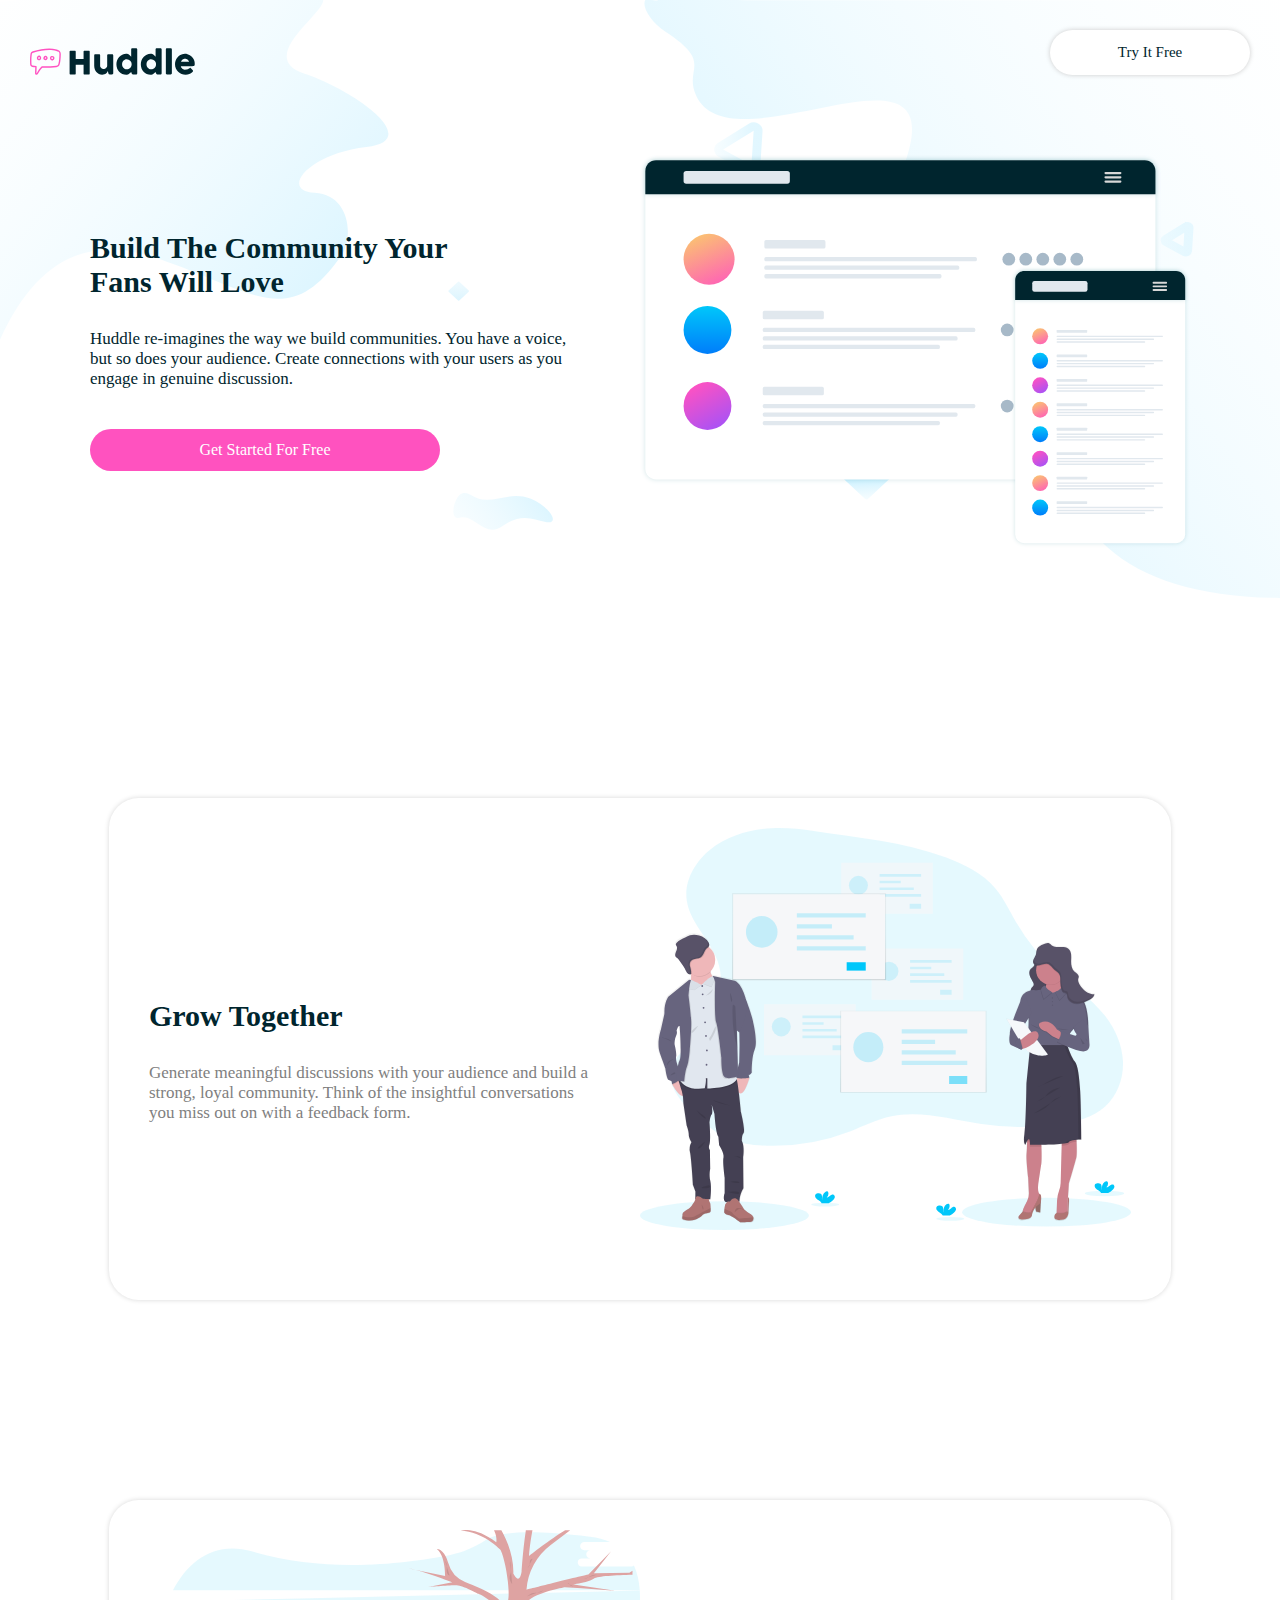
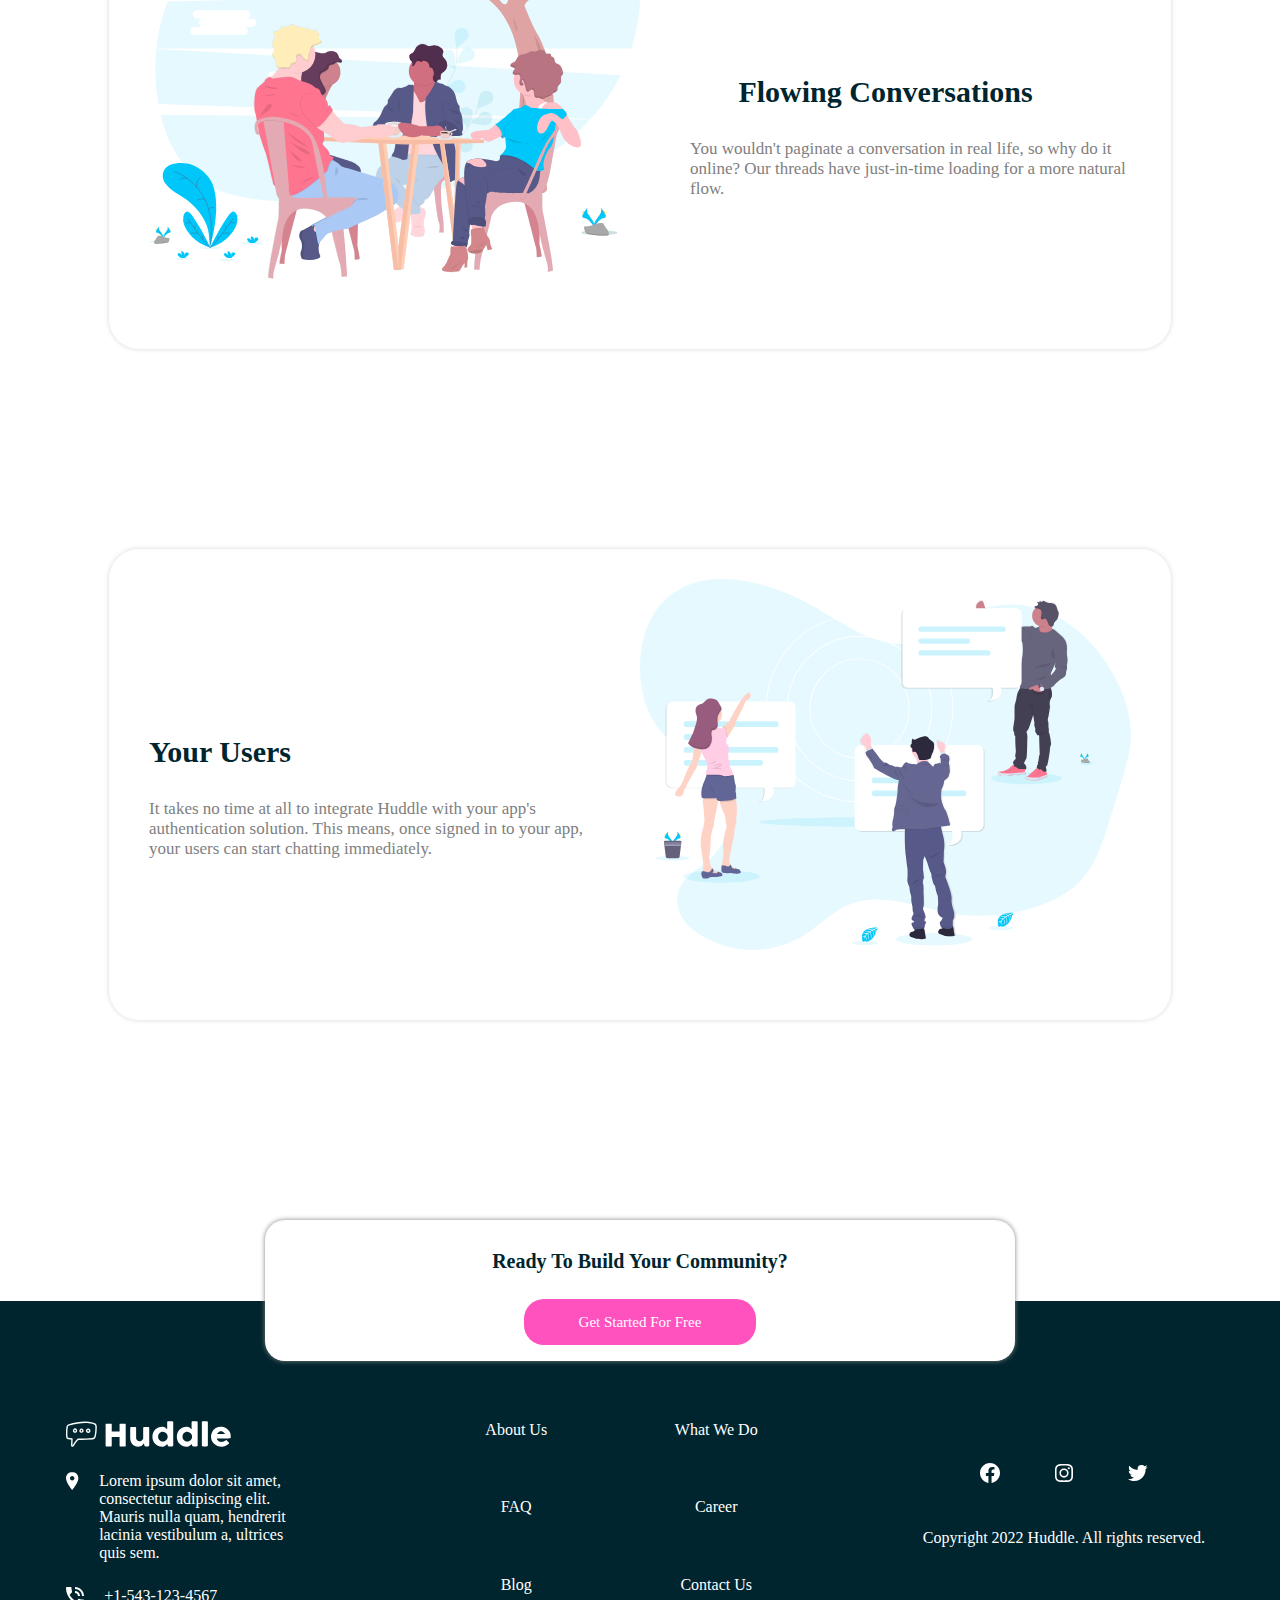
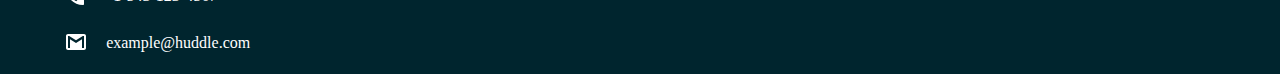
<file: Huddle-landing-page/index.html>
<!DOCTYPE html>
<html lang="en">
<head>
    <meta charset="UTF-8">
    <meta http-equiv="X-UA-Compatible" content="IE=edge">
    <meta name="viewport" content="width=device-width, initial-scale=1.0">
    <link rel="stylesheet" href="css/index.css" type="text/css">
    <title>Document</title>
</head>
<body>
    <header class="hero">
        <nav class="hero__nav__container">
            <figure class="hero__container__img1">
                <img src="assets/logo.svg" alt="" class="hero__img1">
            </figure>
            <div class="hero__container__link1">
                <a href="" class="hero__link1">Try It Free</a>
            </div>
        </nav>


        <div class="hero__div__container">
            <div class="hero__container__title__paragraf">
                <h3 class="hero__title">Build The Community Your Fans Will Love</h3>
                <p class="hero__paragraf">
                    Huddle re-imagines the way we build communities. You have a voice, but so does 
                    your audience. Create connections with your users as you engage in genuine discussion.
                </p>
                <div class="hero__container__link2">
                    <a href="" class="hero__link2">Get Started For Free</a>
                </div>
            </div>
            <figure class="hero__container__img2">
                <img src="assets/illustration-mockups.svg" alt="" class="hero__img2">
            </figure>
        </div>
    </header>

    <main>
        <section class="card1">
            <div class="card1__container__items">
                <div class="card1__container__title__paragraf">
                    <h3 class="card1__title">Grow Together</h3>
                    <p class="card1__paragraf">
                        Generate meaningful discussions with your audience and build a strong, loyal community. 
                        Think of the insightful conversations you miss out on with a feedback form.
                    </p>
                </div>
                <figure class="card1__container__img">
                    <img src="assets/illustration-grow-together.svg" alt="" class="card1__img">
                </figure>
            </div>
        </section>

        <section class="card2">
            <div class="card2__container__items">
                <div class="card2__container__title__paragraf">
                    <h3 class="card2__title">Flowing Conversations</h3>
                    <p class="card2__paragraf">
                        You wouldn't paginate a conversation in real life, so why do it online? Our threads have 
                        just-in-time loading for a more natural flow.

                    </p>
                </div>
                <figure class="card2__container__img">
                    <img src="assets/illustration-flowing-conversation.svg" alt="" class="card2__img">
                </figure>
            </div>
        </section>



        <section class="card3">
            <div class="card3__container__items">
                <div class="card3__container__title__paragraf">
                    <h3 class="card3__title">Your Users</h3>
                    <p class="card3__paragraf">
                        It takes no time at all to integrate Huddle with your app's authentication solution. This means, 
                        once signed in to your app, your users can start chatting immediately.
                    </p>
                </div>
                <figure class="card3__container__img">
                    <img src="assets/illustration-your-users.svg" alt="" class="card3__img">
                </figure>
            </div>
        </section>


        <section class="card4">
            <h3 class="card4__title">Ready To Build Your Community?</h3>
            <a href="" class="card4__link">Get Started For Free</a>
        </section>
    </main>


    <footer class="footer">
        <div class="footer__container__items">
            <div class="footer__part1">
                <figure class="footer__container__img">
                    <img src="assets/logo2.svg" alt="" class="footer__logo">
                </figure>
                <div class="footer__container__location">
                    <figure class="footer__container__img__location">
                        <img src="assets/icon-location.svg" alt="" class="footer__location">
                    </figure>
                    <p class="footer__paragraf">
                        Lorem ipsum dolor sit amet, consectetur adipiscing elit. Mauris nulla quam, hendrerit lacinia 
                        vestibulum a, ultrices quis sem.
                    </p>
                </div>
                <div class="footer__container__number">
                    <figure class="footer__container__img__number">
                        <img src="assets/icon-phone.svg" alt="" class="footer__number">
                    </figure>
                    <p class="footer__paragraf__number">
                        +1-543-123-4567
                    </p>
                </div>
                <div class="footer__container__email">
                    <figure class="footer__container__img__email">
                        <img src="assets/icon-email.svg" alt="" class="footer__email">
                    </figure>
                    <p class="footer__paragraf__email">
                        example@huddle.com
                    </p>
                </div>
            </div>



            <ul class="footer__part2">
                <li>
                    <a href="" class="footer__link">About Us</a>
                </li>
                <li>
                    <a href="" class="footer__link">What We Do</a>
                </li>
                <li>
                    <a href="" class="footer__link">FAQ</a>
                </li>
                <li>
                    <a href="" class="footer__link">Career</a>
                </li>
                <li>
                    <a href="" class="footer__link">Blog</a>
                </li>
                <li>
                    <a href="" class="footer__link">Contact Us</a>
                </li>
            </ul>




            <div class="footer__part3">
                <div class="footer__container__social">
                    <figure class="footer__social__img">
                        <img src="assets/facebook.svg" alt="">
                    </figure>
                    <figure class="footer__social__img">
                        <img src="assets/instagram.svg" alt="">
                    </figure>
                    <figure class="footer__social__img">
                        <img src="assets/twitter.svg" alt="">
                    </figure>
                </div>
                <p class="credits">Copyright 2022 Huddle. All rights reserved.</p>
            </div>

        </div>
    </footer>
</body>
</html>
</file>
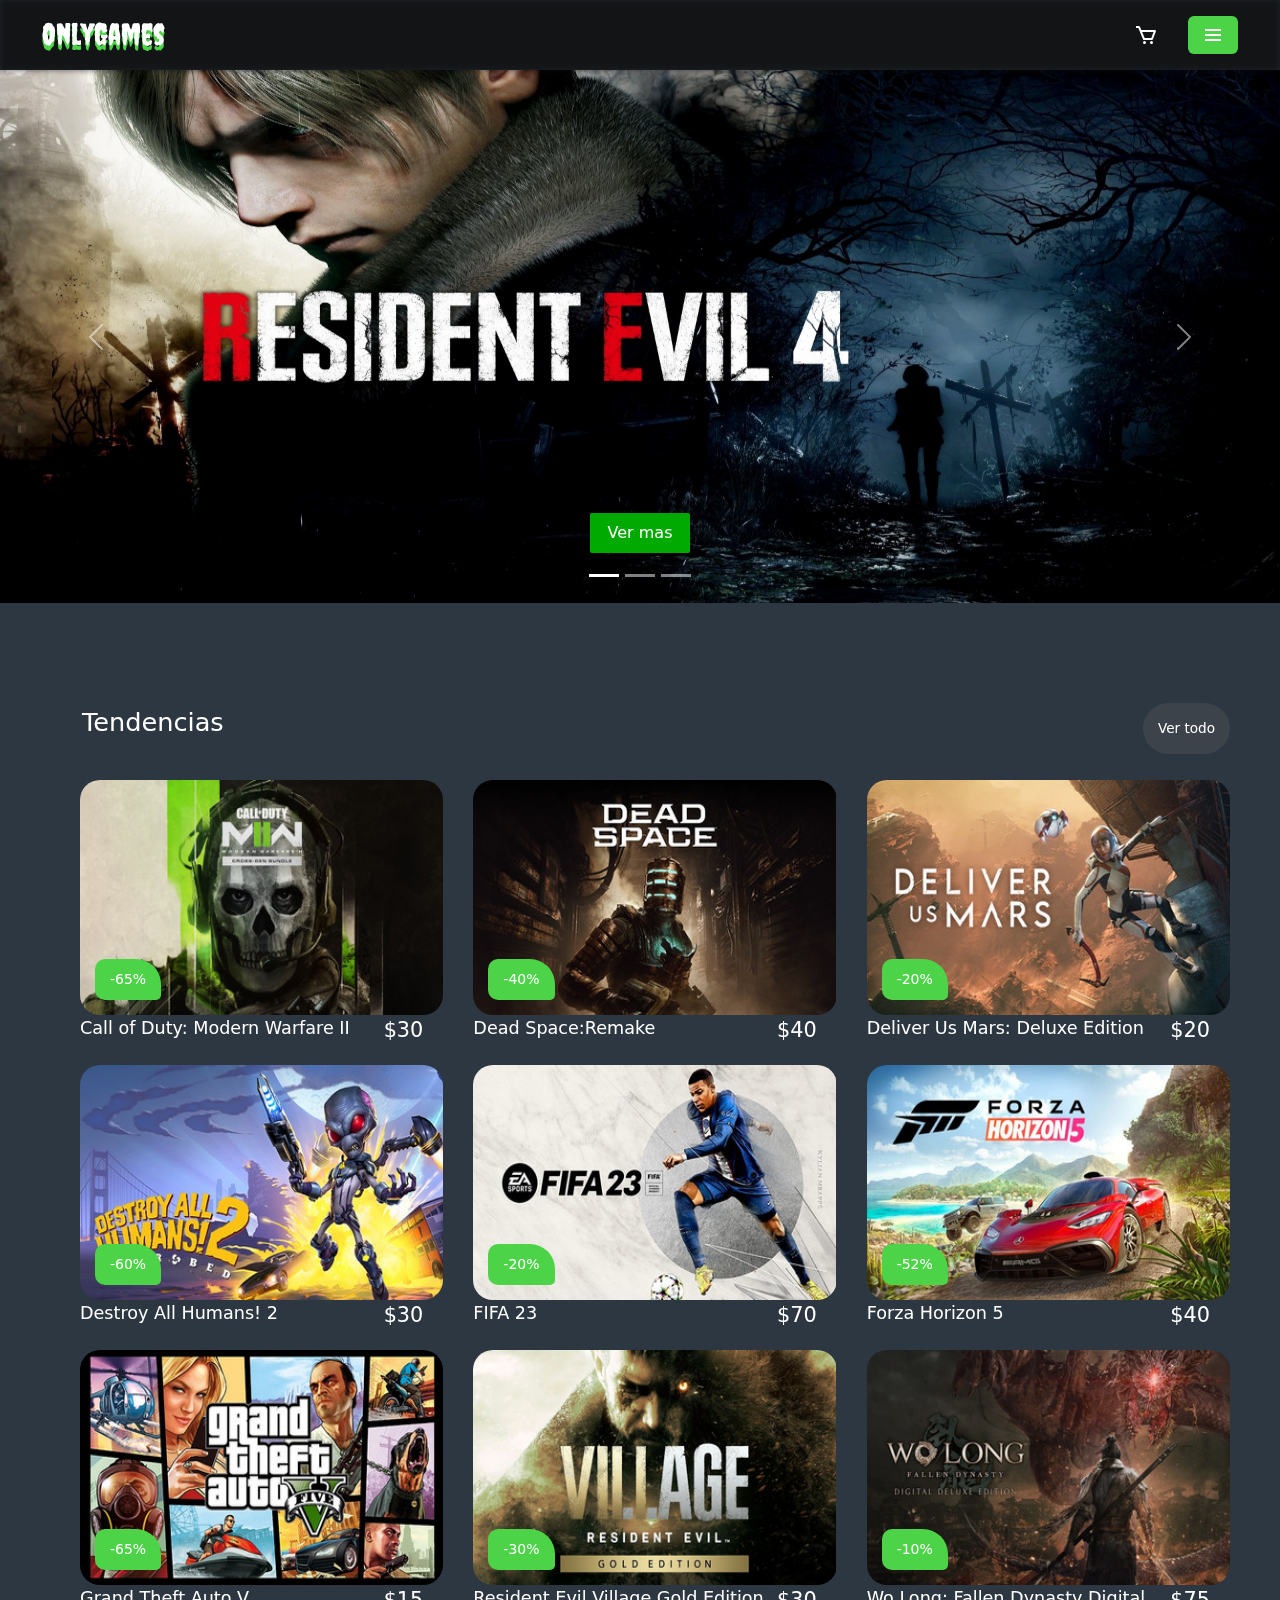
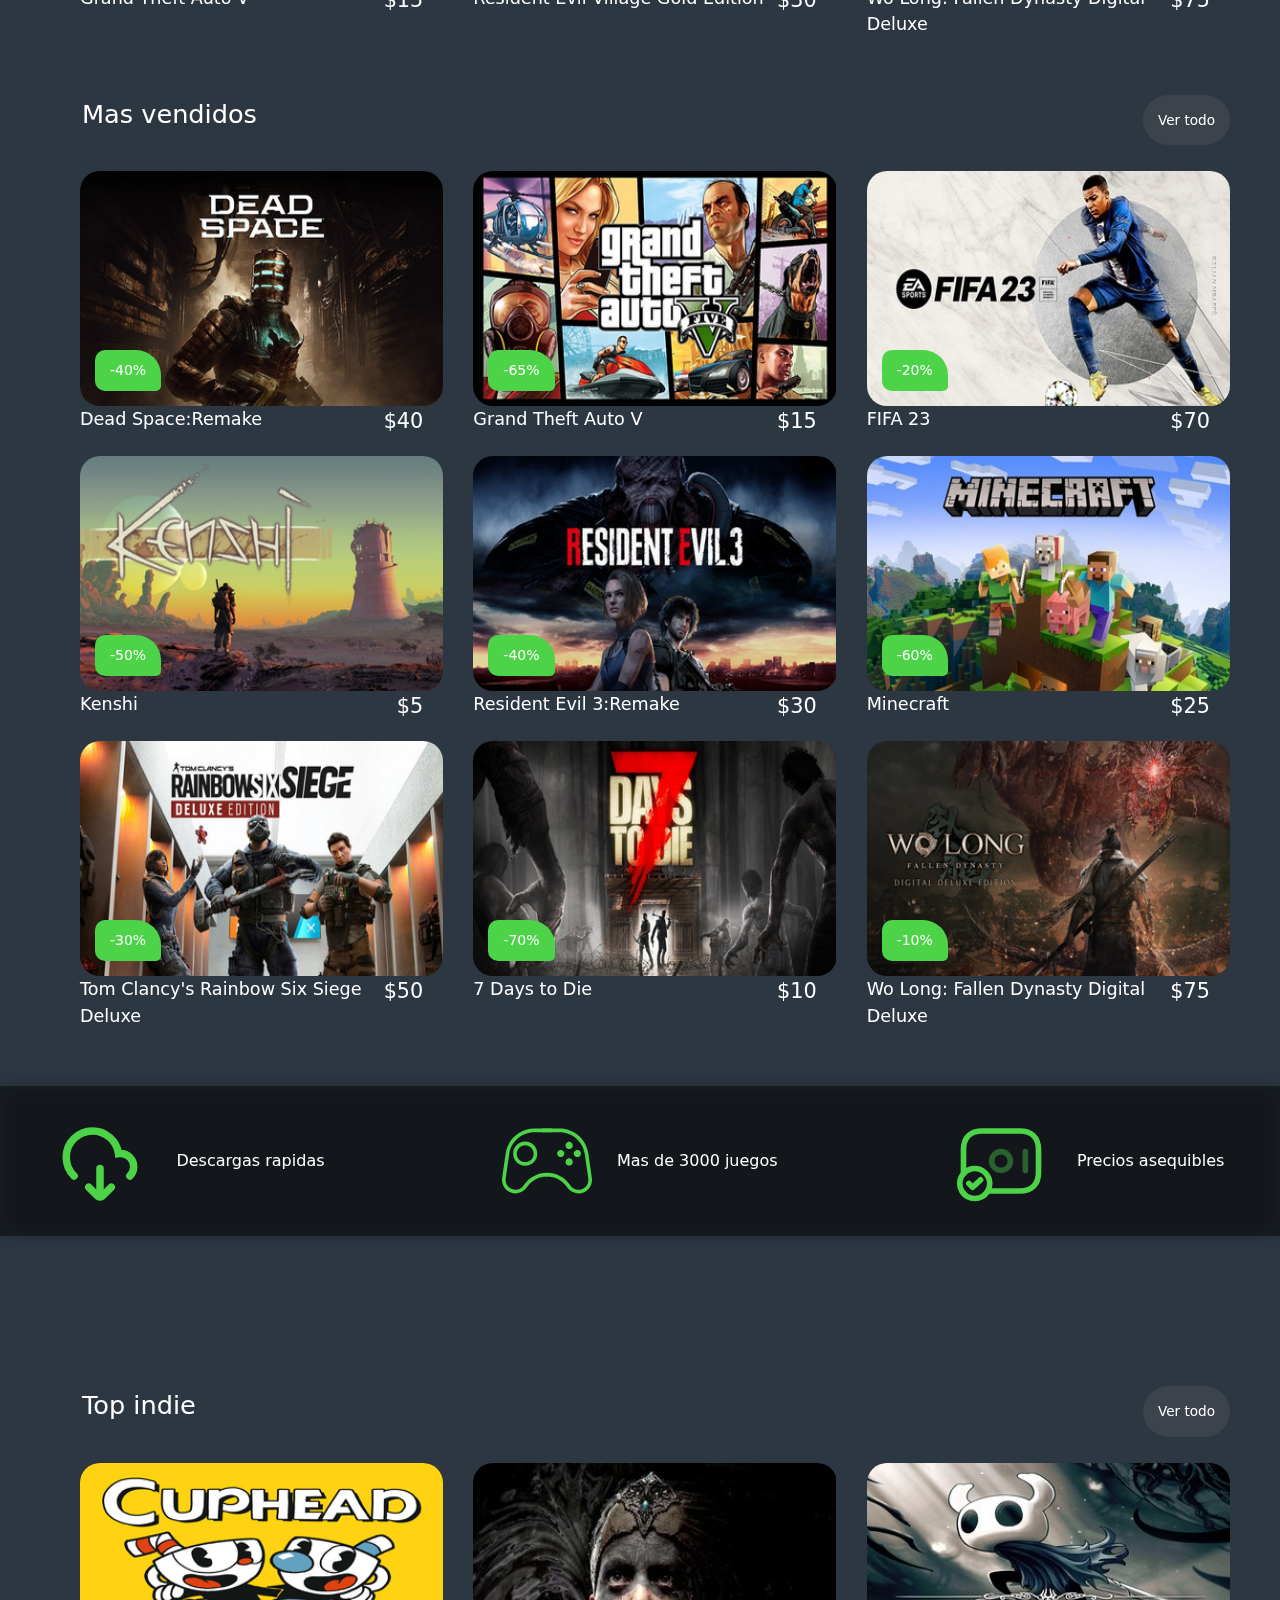
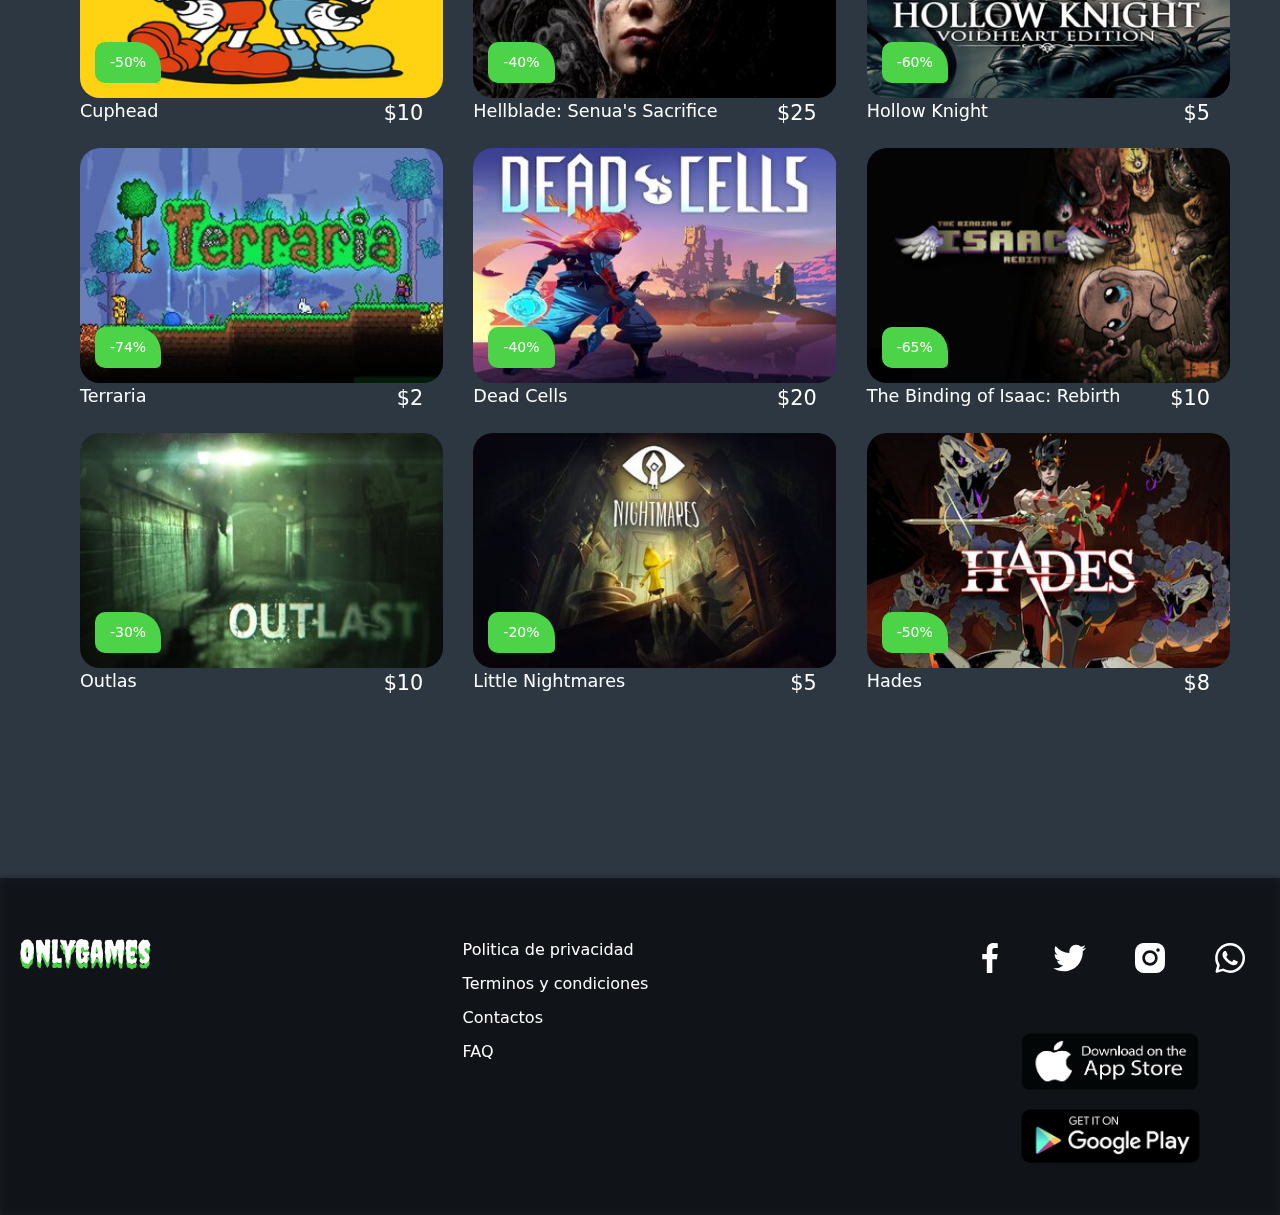
<file: kodigo-tarea2.github.io/index.html>
<!DOCTYPE html>
<html lang="en">

<head>
    <meta charset="UTF-8">
    <meta http-equiv="X-UA-Compatible" content="IE=edge">
    <meta name="viewport" content="width=device-width, initial-scale=1.0">
    <link rel="stylesheet" href="https://cdn.jsdelivr.net/npm/bootstrap@5.2.3/dist/css/bootstrap.min.css">
    <link rel="stylesheet" href="https://cdn.jsdelivr.net/npm/bootstrap@5.2.3/dist/js/bootstrap.bundle.min.js">
    <link rel="stylesheet" href="./styles/style.css" type="text/css">
    <link rel="preconnect" href="https://fonts.googleapis.com">
    <link rel="preconnect" href="https://fonts.gstatic.com" crossorigin>
    <link href="https://fonts.googleapis.com/css2?family=Hind:wght@500&display=swap" rel="stylesheet">
    <link rel="preconnect" href="https://fonts.googleapis.com">
    <link rel="preconnect" href="https://fonts.gstatic.com" crossorigin>
    <link href="https://fonts.googleapis.com/css2?family=Creepster&display=swap" rel="stylesheet">
    <title>OnlyGames</title>

</head>

<body>
    <header class="header">
        <nav class="navbar">
            <div class="container-fluid">
                <a class="navbar-brand header-logo" href="./index.html">OnlyGames</a>
                <div class="content-menu">

                    <a href="./html/carrito.html" class="header-shop"><svg xmlns="http://www.w3.org/2000/svg" width="24" height="24"
                            viewBox="0 0 24 24">
                            <path
                                d="M21.822 7.431A1 1 0 0 0 21 7H7.333L6.179 4.23A1.994 1.994 0 0 0 4.333 3H2v2h2.333l4.744 11.385A1 1 0 0 0 10 17h8c.417 0 .79-.259.937-.648l3-8a1 1 0 0 0-.115-.921zM17.307 15h-6.64l-2.5-6h11.39l-2.25 6z">
                            </path>
                            <circle cx="10.5" cy="19.5" r="1.5"></circle>
                            <circle cx="17.5" cy="19.5" r="1.5"></circle>
                        </svg></a>

                    <button class="btn buttom-menu" type="button" data-bs-toggle="offcanvas"
                        data-bs-target="#offcanvasRight" aria-controls="offcanvasRight"><svg
                            xmlns="http://www.w3.org/2000/svg" width="24" height="24" viewBox="0 0 24 24"
                            style="fill: rgb(255, 255, 255);">
                            <path d="M4 6h16v2H4zm0 5h16v2H4zm0 5h16v2H4z"></path>
                        </svg></button>

                    <div class="offcanvas offcanvas-end" tabindex="-1" id="offcanvasRight"
                        aria-labelledby="offcanvasRightLabel">
                        <div class="offcanvas-header">
                            <h5 class="offcanvas-title" id="offcanvasRightLabel">OnlyGames</h5>
                            <button type="button" class="btn-close buttom-close" data-bs-dismiss="offcanvas"
                                aria-label="Close"></button>
                        </div>
                        <div class="offcanvas-body">
                            <div class="header-content-links">
                                <a href="./html/login.html">Iniciar Sesion</a>
                                <a href="./html/register.html">Registro</a>
                                <a href="./html/profile.html">Perfil</a>
                                <a href="./html/categories.html">Categorias</a>
                            </div>
                        </div>
                    </div>
                </div>
            </div>
        </nav>
    </header>



    <main>
        <section class="section-1">
            <div id="carouselExampleCaptions" class="carousel slide section-1-carrusel" data-bs-ride="carousel"
                data-bs-interval="4000">
                <div class="carousel-indicators">
                    <button type="button" data-bs-target="#carouselExampleCaptions" data-bs-slide-to="0" class="active"
                        aria-current="true" aria-label="Slide 1"></button>
                    <button type="button" data-bs-target="#carouselExampleCaptions" data-bs-slide-to="1"
                        aria-label="Slide 2"></button>
                    <button type="button" data-bs-target="#carouselExampleCaptions" data-bs-slide-to="2"
                        aria-label="Slide 3"></button>
                </div>
                <div class="carousel-inner">
                    <div class="carousel-item active">
                        <img src="./assets/images/resident.jpeg" class="d-block w-100 imagen" alt="...">
                        <div class="carousel-caption d-none d-md-block">
                            <a href="" class="button-read-more">Ver mas</a>
                        </div>
                    </div>
                    <div class="carousel-item">
                        <img src="./assets/images/dead_space.jpg" class="d-block w-100 imagen" alt="...">
                        <div class="carousel-caption d-none d-md-block">
                            <a href="" class="button-read-more">Ver mas</a>
                        </div>
                    </div>
                    <div class="carousel-item">
                        <img src="./assets/images/forza.jpg" class="d-block w-100 imagen" alt="...">
                        <div class="carousel-caption d-none d-md-block">
                            <a href="" class="button-read-more">Ver mas</a>
                        </div>
                    </div>
                </div>
                <button class="carousel-control-prev" type="button" data-bs-target="#carouselExampleCaptions"
                    data-bs-slide="prev">
                    <span class="carousel-control-prev-icon" aria-hidden="true"></span>
                    <span class="visually-hidden">Previous</span>
                </button>
                <button class="carousel-control-next" type="button" data-bs-target="#carouselExampleCaptions"
                    data-bs-slide="next">
                    <span class="carousel-control-next-icon" aria-hidden="true"></span>
                    <span class="visually-hidden">Next</span>
                </button>
            </div>
        </section>

        <section class="section-2">
            <ul class="ul-text-1">
                <li>Tendencias</li>
                <li><a href="">Ver todo</a></li>
            </ul>
            <ul class="content-tendence-games">
                <li>
                    <div>
                        <a href="">
                            <small>-65%</small>
                        </a>
                        <p>Call of Duty: Modern Warfare II<small>$30</small></p>
                    </div>
                </li>
                <li>
                    <div>
                        <a href="">
                            <small>-40%</small>
                        </a>
                        <p>Dead Space:Remake<small>$40</small></p>
                    </div>
                </li>
                <li>
                    <div>
                        <a href="">
                            <small>-20%</small>
                        </a>
                        <p>Deliver Us Mars: Deluxe Edition<small>$20</small></p>
                    </div>
                </li>
                <li>
                    <div>
                        <a href="">
                            <small>-60%</small>
                        </a>
                        <p>Destroy All Humans! 2<small>$30</small></p>
                    </div>
                </li>
                <li>
                    <div>
                        <a href="">
                            <small>-20%</small>
                        </a>
                        <p>FIFA 23<small>$70</small></p>
                    </div>
                </li>
                <li>
                    <div>
                        <a href="">
                            <small>-52%</small>
                        </a>
                        <p>Forza Horizon 5<small>$40</small></p>
                    </div>
                </li>
                <li>
                    <div>
                        <a href="">
                            <small>-65%</small>
                        </a>
                        <p>Grand Theft Auto V<small>$15</small></p>
                    </div>
                </li>
                <li>
                    <div>
                        <a href="">
                            <small>-30%</small>
                        </a>
                        <p>Resident Evil Village Gold Edition<small>$30</small></p>
                    </div>
                </li>
                <li>
                    <div>
                        <a href="">
                            <small>-10%</small>
                        </a>
                        <p>Wo Long: Fallen Dynasty Digital Deluxe<small>$75</small></p>
                    </div>
                </li>
            </ul>
        </section>


        <section class="section-3">
            <ul class="ul-text-2">
                <li>Mas vendidos</li>
                <li><a href="">Ver todo</a></li>
            </ul>
            <ul class="content-more-sell">
                <li>
                    <div>
                        <a href="">
                            <small>-40%</small>
                        </a>
                        <p>Dead Space:Remake<small>$40</small></p>
                    </div>
                </li>
                <li>
                    <div>
                        <a href="">
                            <small>-65%</small>
                        </a>
                        <p>Grand Theft Auto V<small>$15</small></p>
                    </div>
                </li>
                <li>
                    <div>
                        <a href="">
                            <small>-20%</small>
                        </a>
                        <p>FIFA 23<small>$70</small></p>
                    </div>
                </li>
                <li>
                    <div>
                        <a href="">
                            <small>-50%</small>
                        </a>
                        <p>Kenshi<small>$5</small></p>
                    </div>
                </li>
                <li>
                    <div>
                        <a href="">
                            <small>-40%</small>
                        </a>
                        <p>Resident Evil 3:Remake<small>$30</small></p>
                    </div>
                </li>
                <li>
                    <div>
                        <a href="">
                            <small>-60%</small>
                        </a>
                        <p>Minecraft<small>$25</small></p>
                    </div>
                </li>
                <li>
                    <div>
                        <a href="">
                            <small>-30%</small>
                        </a>
                        <p>Tom Clancy's Rainbow Six Siege Deluxe<small>$50</small></p>
                    </div>
                </li>
                <li>
                    <div>
                        <a href="">
                            <small>-70%</small>
                        </a>
                        <p>7 Days to Die<small>$10</small></p>
                    </div>
                </li>
                <li>
                    <div>
                        <a href="">
                            <small>-10%</small>
                        </a>
                        <p>
                            Wo Long: Fallen Dynasty Digital Deluxe
                            <small>$75</small>
                        </p>
                    </div>
                </li>
            </ul>
        </section>


        <section class="section-4">
            <div>
                <div>
                    <p>Descargas rapidas</p>
                    <img src="./assets/icons/download.svg" alt="">
                </div>
                <div>
                    <p>Mas de 3000 juegos</p>
                    <img src="./assets/icons/game.svg" alt="">
                </div>
                <div>
                    <p>Precios asequibles</p>
                    <img src="./assets/icons/money.svg" alt="">
                </div>
            </div>
        </section>


        <section class="section-5">
            <ul class="ul-text-3">
                <li>Top indie</li>
                <li><a href="">Ver todo</a></li>
            </ul>

            <ul class="content-top-indie">
                <li>
                    <div>
                        <a href="">
                            <small>-50%</small>
                        </a>
                        <p>Cuphead<small>$10</small></p>
                    </div>
                </li>
                <li>
                    <div>
                        <a href="">
                            <small>-40%</small>
                        </a>
                        <p>Hellblade: Senua's Sacrifice<small>$25</small></p>
                    </div>
                </li>
                <li>
                    <div>
                        <a href="">
                            <small>-60%</small>
                        </a>
                        <p>Hollow Knight<small>$5</small></p>
                    </div>
                </li>
                <li>
                    <div>
                        <a href="">
                            <small>-74%</small>
                        </a>
                        <p>Terraria<small>$2</small></p>
                    </div>
                </li>
                <li>
                    <div>
                        <a href="">
                            <small>-40%</small>
                        </a>
                        <p>Dead Cells<small>$20</small></p>
                    </div>
                </li>
                <li>
                    <div>
                        <a href="">
                            <small>-65%</small>
                        </a>
                        <p>The Binding of Isaac: Rebirth<small>$10</small></p>
                    </div>
                </li>
                <li>
                    <div>
                        <a href="">
                            <small>-30%</small>
                        </a>
                        <p>Outlas<small>$10</small></p>
                    </div>
                </li>
                <li>
                    <div>
                        <a href="">
                            <small>-20%</small>
                        </a>
                        <p>Little Nightmares<small>$5</small></p>
                    </div>
                </li>
                <li>
                    <div>
                        <a href="">
                            <small>-50%</small>
                        </a>
                        <p>Hades<small>$8</small></p>
                    </div>
                </li>
            </ul>
        </section>


        <footer class="footer">
            <a href="">OnlyGames</a>

            <div class="content-terms">
                <a href="">Politica de privacidad</a>
                <a href="">Terminos y condiciones</a>
                <a href="">Contactos</a>
                <a href="">FAQ</a>
            </div>
            <div class="content-social">
                <div>
                    <a href=""><svg xmlns="http://www.w3.org/2000/svg" width="40" height="40" viewBox="0 0 24 24">
                            <title>Facebook</title>
                            <path
                                d="M13.397 20.997v-8.196h2.765l.411-3.209h-3.176V7.548c0-.926.258-1.56 1.587-1.56h1.684V3.127A22.336 22.336 0 0 0 14.201 3c-2.444 0-4.122 1.492-4.122 4.231v2.355H7.332v3.209h2.753v8.202h3.312z">
                            </path>
                        </svg></a>

                    <a href=""><svg xmlns="http://www.w3.org/2000/svg" width="40" height="40" viewBox="0 0 24 24">
                            <title>Twitter</title>
                            <path
                                d="M19.633 7.997c.013.175.013.349.013.523 0 5.325-4.053 11.461-11.46 11.461-2.282 0-4.402-.661-6.186-1.809.324.037.636.05.973.05a8.07 8.07 0 0 0 5.001-1.721 4.036 4.036 0 0 1-3.767-2.793c.249.037.499.062.761.062.361 0 .724-.05 1.061-.137a4.027 4.027 0 0 1-3.23-3.953v-.05c.537.299 1.16.486 1.82.511a4.022 4.022 0 0 1-1.796-3.354c0-.748.199-1.434.548-2.032a11.457 11.457 0 0 0 8.306 4.215c-.062-.3-.1-.611-.1-.923a4.026 4.026 0 0 1 4.028-4.028c1.16 0 2.207.486 2.943 1.272a7.957 7.957 0 0 0 2.556-.973 4.02 4.02 0 0 1-1.771 2.22 8.073 8.073 0 0 0 2.319-.624 8.645 8.645 0 0 1-2.019 2.083z">
                            </path>
                        </svg></a>

                    <a href=""><svg xmlns="http://www.w3.org/2000/svg" width="40" height="40" viewBox="0 0 24 24">
                            <title>Instagram</title>
                            <path
                                d="M20.947 8.305a6.53 6.53 0 0 0-.419-2.216 4.61 4.61 0 0 0-2.633-2.633 6.606 6.606 0 0 0-2.186-.42c-.962-.043-1.267-.055-3.709-.055s-2.755 0-3.71.055a6.606 6.606 0 0 0-2.185.42 4.607 4.607 0 0 0-2.633 2.633 6.554 6.554 0 0 0-.419 2.185c-.043.963-.056 1.268-.056 3.71s0 2.754.056 3.71c.015.748.156 1.486.419 2.187a4.61 4.61 0 0 0 2.634 2.632 6.584 6.584 0 0 0 2.185.45c.963.043 1.268.056 3.71.056s2.755 0 3.71-.056a6.59 6.59 0 0 0 2.186-.419 4.615 4.615 0 0 0 2.633-2.633c.263-.7.404-1.438.419-2.187.043-.962.056-1.267.056-3.71-.002-2.442-.002-2.752-.058-3.709zm-8.953 8.297c-2.554 0-4.623-2.069-4.623-4.623s2.069-4.623 4.623-4.623a4.623 4.623 0 0 1 0 9.246zm4.807-8.339a1.077 1.077 0 0 1-1.078-1.078 1.077 1.077 0 1 1 2.155 0c0 .596-.482 1.078-1.077 1.078z">
                            </path>
                            <circle cx="11.994" cy="11.979" r="3.003"></circle>
                        </svg></a>
                    <a href="">
                        <svg xmlns="http://www.w3.org/2000/svg" width="40" height="40" viewBox="0 0 24 24">
                            <title>Whatsapp</title>
                            <path fill-rule="evenodd" clip-rule="evenodd"
                                d="M18.403 5.633A8.919 8.919 0 0 0 12.053 3c-4.948 0-8.976 4.027-8.978 8.977 0 1.582.413 3.126 1.198 4.488L3 21.116l4.759-1.249a8.981 8.981 0 0 0 4.29 1.093h.004c4.947 0 8.975-4.027 8.977-8.977a8.926 8.926 0 0 0-2.627-6.35m-6.35 13.812h-.003a7.446 7.446 0 0 1-3.798-1.041l-.272-.162-2.824.741.753-2.753-.177-.282a7.448 7.448 0 0 1-1.141-3.971c.002-4.114 3.349-7.461 7.465-7.461a7.413 7.413 0 0 1 5.275 2.188 7.42 7.42 0 0 1 2.183 5.279c-.002 4.114-3.349 7.462-7.461 7.462m4.093-5.589c-.225-.113-1.327-.655-1.533-.73-.205-.075-.354-.112-.504.112s-.58.729-.711.879-.262.168-.486.056-.947-.349-1.804-1.113c-.667-.595-1.117-1.329-1.248-1.554s-.014-.346.099-.458c.101-.1.224-.262.336-.393.112-.131.149-.224.224-.374s.038-.281-.019-.393c-.056-.113-.505-1.217-.692-1.666-.181-.435-.366-.377-.504-.383a9.65 9.65 0 0 0-.429-.008.826.826 0 0 0-.599.28c-.206.225-.785.767-.785 1.871s.804 2.171.916 2.321c.112.15 1.582 2.415 3.832 3.387.536.231.954.369 1.279.473.537.171 1.026.146 1.413.089.431-.064 1.327-.542 1.514-1.066.187-.524.187-.973.131-1.067-.056-.094-.207-.151-.43-.263">
                            </path>
                        </svg>
                    </a>
                </div>
                <div>
                    <div class="mierda">
                        <img src="./assets/images/apps.png" alt="">
                    </div>
                    <div class="mierda">
                        <img src="./assets/images/playstore.png" alt="">
                    </div>
                </div>
            </div>
        </footer>
    </main>

    <script src="https://cdn.jsdelivr.net/npm/@popperjs/core@2.11.6/dist/umd/popper.min.js"
        integrity="sha384-oBqDVmMz9ATKxIep9tiCxS/Z9fNfEXiDAYTujMAeBAsjFuCZSmKbSSUnQlmh/jp3"
        crossorigin="anonymous"></script>
    <script src="https://cdn.jsdelivr.net/npm/bootstrap@5.2.3/dist/js/bootstrap.min.js"
        integrity="sha384-cuYeSxntonz0PPNlHhBs68uyIAVpIIOZZ5JqeqvYYIcEL727kskC66kF92t6Xl2V"
        crossorigin="anonymous"></script>
</body>

</html>
</file>
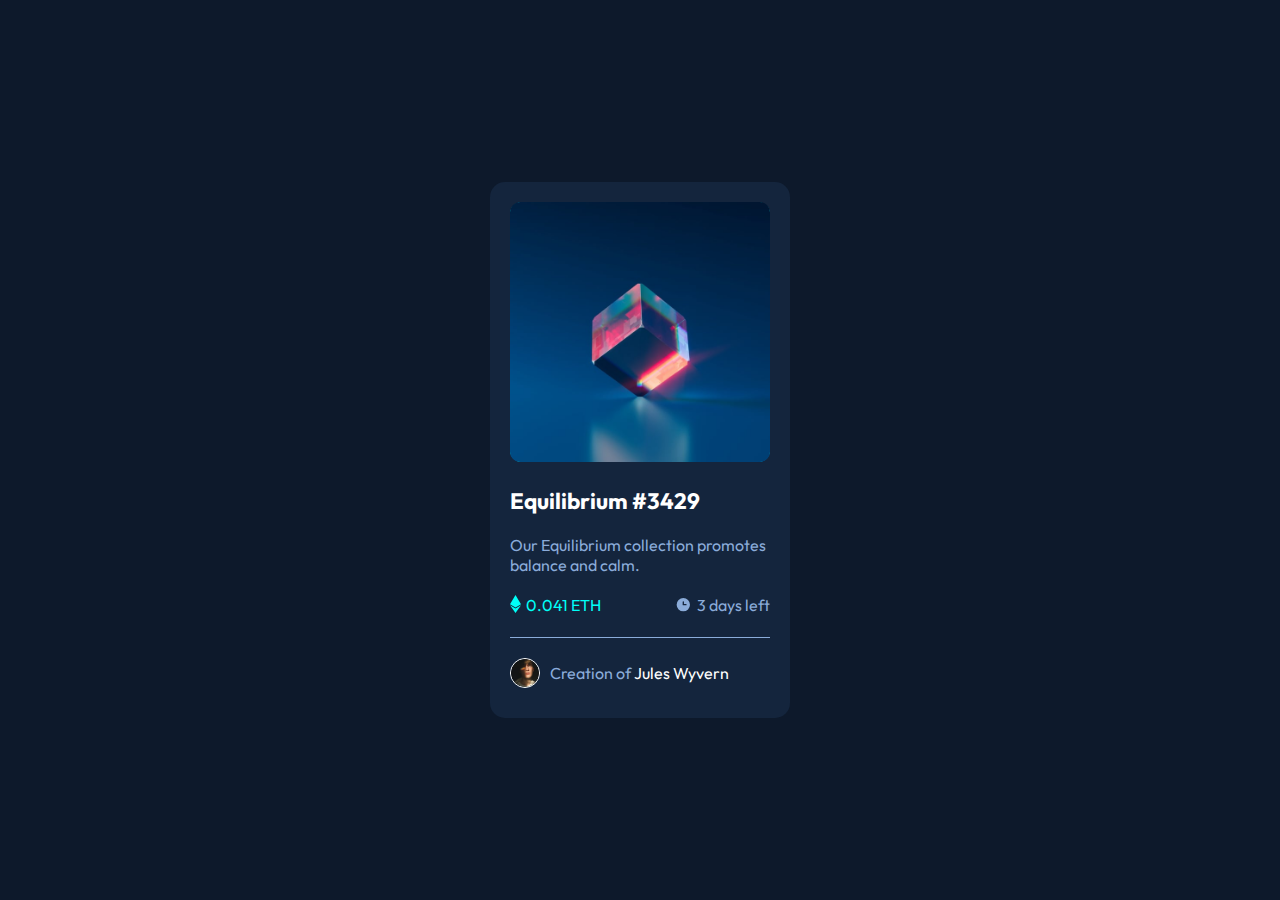
<file: NFT-preview-card-component/index.html>
<!DOCTYPE html>
<html lang="en">
<head>
  <meta charset="UTF-8">
  <meta name="viewport" content="width=device-width, initial-scale=1.0">
  <link rel="icon" type="image/png" sizes="32x32" href="./assets/favicon-32x32.png">
  <link rel="preconnect" href="https://fonts.googleapis.com">
  <link rel="preconnect" href="https://fonts.gstatic.com" crossorigin>
  <link href="https://fonts.googleapis.com/css2?family=Outfit:wght@300;400;600&display=swap" rel="stylesheet"> 
  <link rel="stylesheet" href="css/index.css" type="text/css">
  <title>Frontend Mentor | NFT preview card component</title>
</head>
<body>
  <main>
    <article class="card">
      <div class="card__content__imgs">
        <div class="card__content__view">
          <img src="./assets/icon-view.svg" class="card__view">
        </div>
        <img src="./assets/image-equilibrium.jpg" class="card__img">
      </div>

      <h1 class="card__number__series">
        Equilibrium #3429
      </h1>

      <p class="card__paragraf">
        Our Equilibrium collection promotes balance and calm.
      </p>


      <div class="card__content__eth__time">
        <p class="card__quantity">
          0.041 ETH
          <span><img src="./assets/icon-ethereum.svg" alt=""></span>
        </p>

        <p class="card__time">
          3 days left
          <span><img src="./assets/icon-clock.svg" alt=""></span>
        </p>
      </div>

      <div class="card__content__foto__name">
        <img src="./assets/image-avatar.png" class="card__profile__foto">
        <p class="card__paragraf__profile">
          Creation of
          <span>Jules Wyvern</span>
        </p>
      </div>
    </article>
  </main>
</body>
</html>









<!-- 
  Equilibrium #3429

  Our Equilibrium collection promotes balance and calm.

  0.041 ETH
  3 days left
  
  Creation of Jules Wyvern

  <div class="attribution">
    Challenge by <a href="https://www.frontendmentor.io?ref=challenge" target="_blank">Frontend Mentor</a>. 
    Coded by <a href="#">Your Name Here</a>.
  </div> -->
</file>
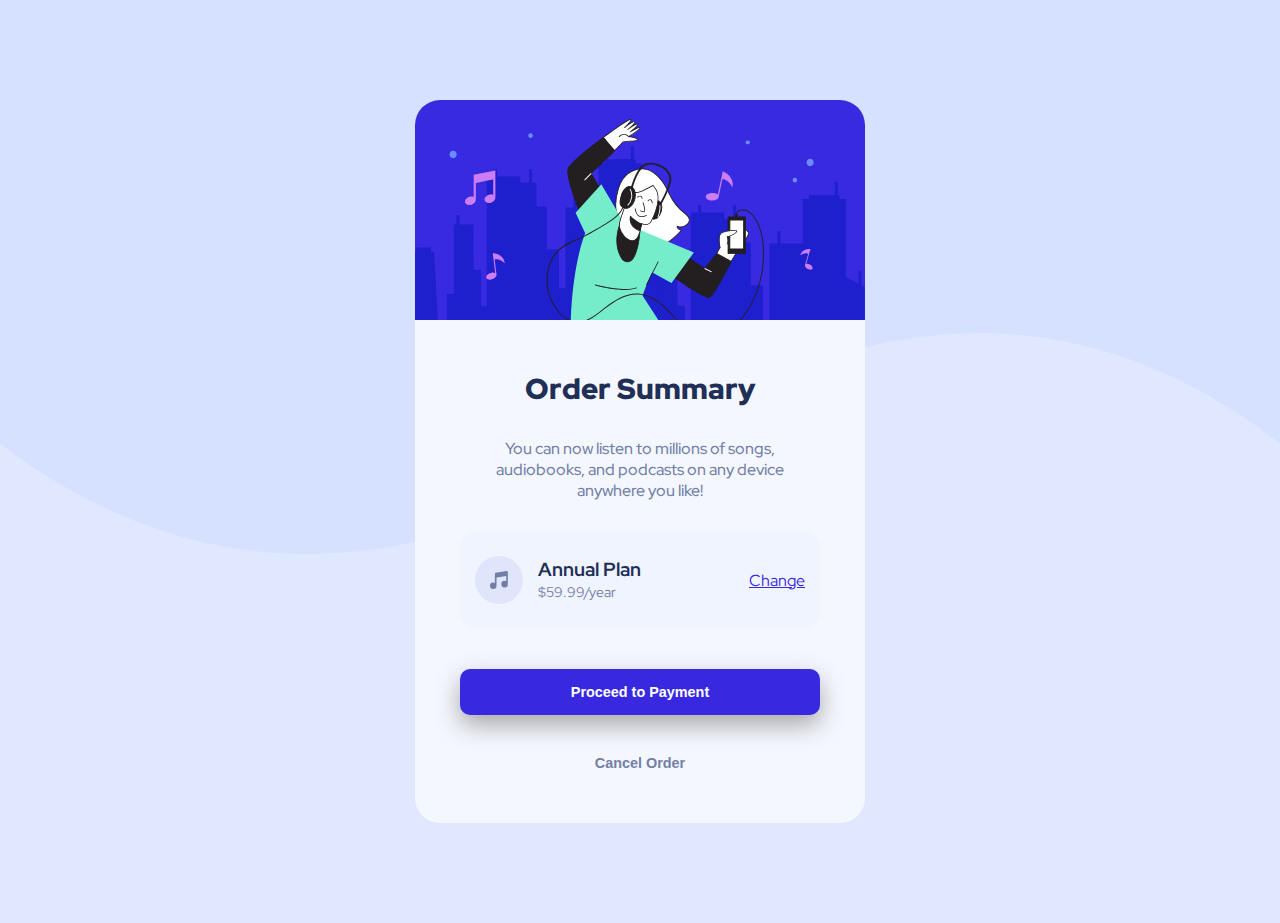
<file: Order-summary-component/index.html>
<!DOCTYPE html>
<html lang="en">
<head>
  <meta charset="UTF-8">
  <meta name="viewport" content="width=device-width, initial-scale=1.0">
  <link rel="icon" type="image/png" sizes="32x32" href="./assets/favicon-32x32.png">
  <link rel="stylesheet" href="css/index.css" type="text/css">
  <link rel="preconnect" href="https://fonts.googleapis.com">
  <link rel="preconnect" href="https://fonts.gstatic.com" crossorigin>
  <link href="https://fonts.googleapis.com/css2?family=Red+Hat+Display:wght@500;700;900&display=swap" rel="stylesheet"> 
  <title>Frontend Mentor | Order summary card</title>
</head>
<body>
  <main>
    <article class="card">
      <img src="./assets/illustration-hero.svg" class="card__img">

      <h1 class="card__title">Order Summary</h1>
      <p class="card__paragraf">
        You can now listen to millions of songs, audiobooks, and podcasts on any 
        device anywhere you like!
      </p>
      <div class="card__content__items">
        <div class="card__content__plan">
          <img src="./assets/icon-music.svg" alt="">
          <div class="card__content__text__plan">
            <h2 class="card__annual">Annual Plan</h2>
            <span class="card__content__price">$59.99/year</span>
          </div>
        </div>
        <a href="" class="card__change">Change</a>
      </div>
      <button type="submit" class="card__pay">Proceed to Payment</button>
      <button class="card__cancel">Cancel Order</button>
    </article>
  </main>
</body>
</html>







<!-- 
  Order Summary

  You can now listen to millions of songs, audiobooks, and podcasts on any 
  device anywhere you like!

  Annual Plan
  $59.99/year

  Change

  Proceed to Payment
  Cancel Order
  
  <div class="attribution">
    Challenge by <a href="https://www.frontendmentor.io?ref=challenge" target="_blank">Frontend Mentor</a>. 
    Coded by <a href="#">Your Name Here</a>.
  </div> -->
</file>
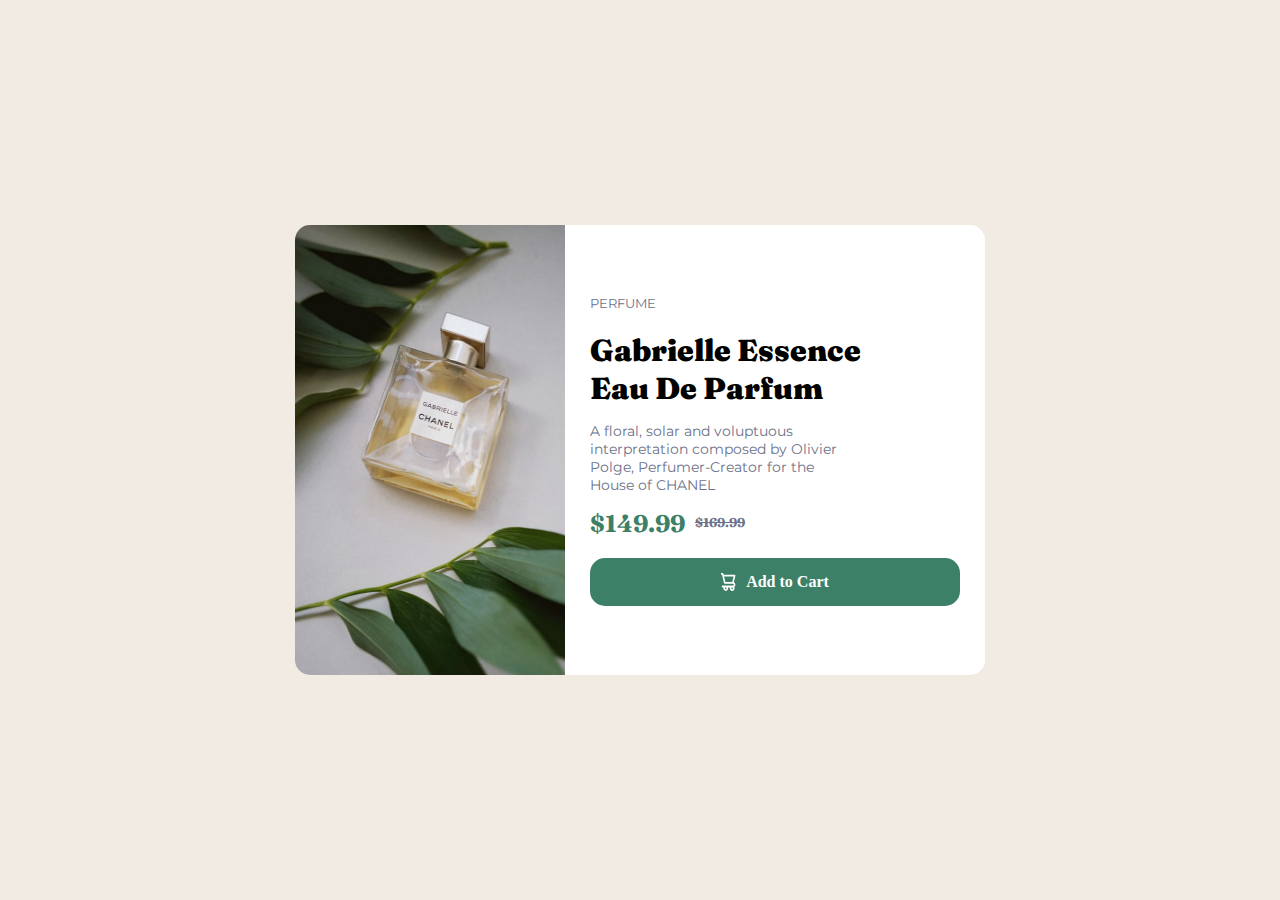
<file: Product-preview-card-component/index.html>
<!DOCTYPE html>
<html lang="en">
<head>
    <meta charset="UTF-8">
    <meta http-equiv="X-UA-Compatible" content="IE=edge">
    <meta name="viewport" content="width=device-width, initial-scale=1.0">
    <title>Frontend Mentor | Product preview card component</title>
    <link rel="stylesheet" href="css/index.css" type="text/css">
    <link rel="preconnect" href="https://fonts.googleapis.com">
    <link rel="preconnect" href="https://fonts.gstatic.com" crossorigin>
    <link href="https://fonts.googleapis.com/css2?family=Montserrat&display=swap" rel="stylesheet"> 
    <link rel="preconnect" href="https://fonts.googleapis.com">
    <link rel="preconnect" href="https://fonts.gstatic.com" crossorigin>
    <link href="https://fonts.googleapis.com/css2?family=Fraunces:opsz@9..144&display=swap" rel="stylesheet"> 
</head>
<body>
    <main>
        <section class="card">
            <div class="card__container__all__items">
                <div class="card__img"></div>
                <div class="card__container__title__price__paragraf">
                    <p class="card__p">Perfume</p>
                    <h1 class="card__title">Gabrielle Essence Eau De Parfum</h1>
                    <p class="card__paragraf">
                        A floral, solar and voluptuous interpretation composed by Olivier Polge, 
                        Perfumer-Creator for the House of CHANEL
                    </p>
                    <h2 class="card__price">
                        $149.99
                        <span class="card__old__price">$169.99</span>
                    </h2>
                    <a href="" class="card__add">
                        <img src="assets/icon-cart.svg">
                        Add to Cart
                    </a>
            </div>
            </div>
        </section>
    </main>
</body>
</html>
</file>
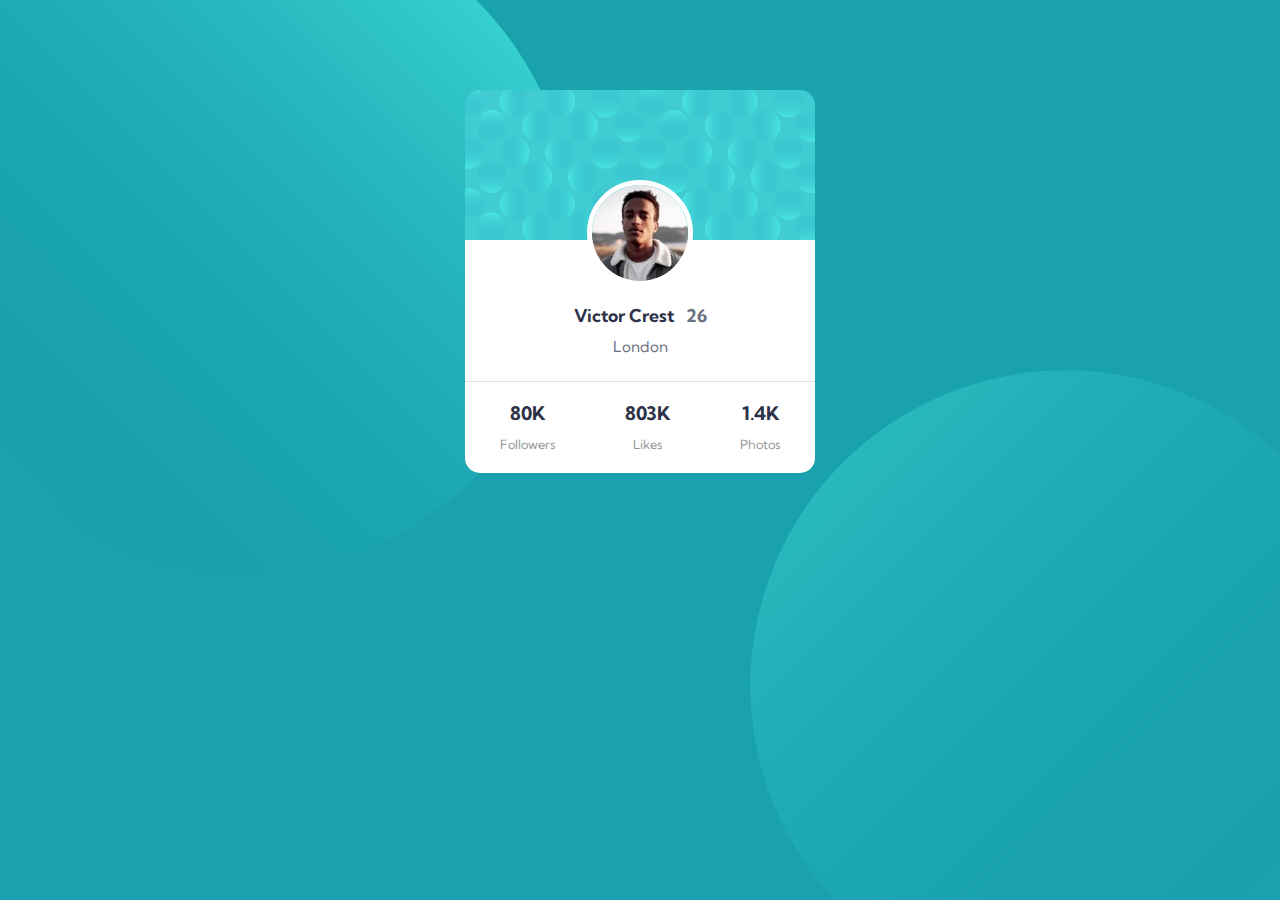
<file: Profile-card-component/index.html>
<!DOCTYPE html>
<html lang="en">
<head>
  <meta charset="UTF-8">
  <meta name="viewport" content="width=device-width, initial-scale=1.0"> <!-- displays site properly based on user's device -->
  <link rel="icon" type="assets/png" sizes="32x32" href="./assets/favicon-32x32.png">
  <link rel="stylesheet" href="css/index.css" type="text/css">
  <link rel="preconnect" href="https://fonts.googleapis.com">
  <link rel="preconnect" href="https://fonts.gstatic.com" crossorigin>
  <link href="https://fonts.googleapis.com/css2?family=Kumbh+Sans&display=swap" rel="stylesheet">
  <title>Frontend Mentor | Profile card component</title>
</head>
<body>
  <main>
    <section class="card">
      <div class="card__content">
        <picture class="card__container__img">
          <img src="./assets/image-victor.jpg" alt="">
        </picture>
        <h1 class="card__name">
          Victor Crest
          <span>26</span>
        </h1>
        <span class="card__country">
          London
        </span>
      </div>


        <div class="card__container__stadi">
          <div class="card__stadi">
            <h3 class="card__number__stadi">
              80K
            </h3>
            <span class="card__title__stadi">
              Followers
            </span>
          </div>
          
          <div class="card__stadi">
            <h3 class="card__number__stadi">
              803K
            </h3>
            <span class="card__title__stadi">
              Likes
            </span>
          </div> 

          <div class="card__stadi">
            <h3 class="card__number__stadi">
              1.4K
            </h3>
            <span class="card__title__stadi">
              Photos
            </span>
          </div> 
        </div>
    </section>
  </main>
</body>
</html>
</file>
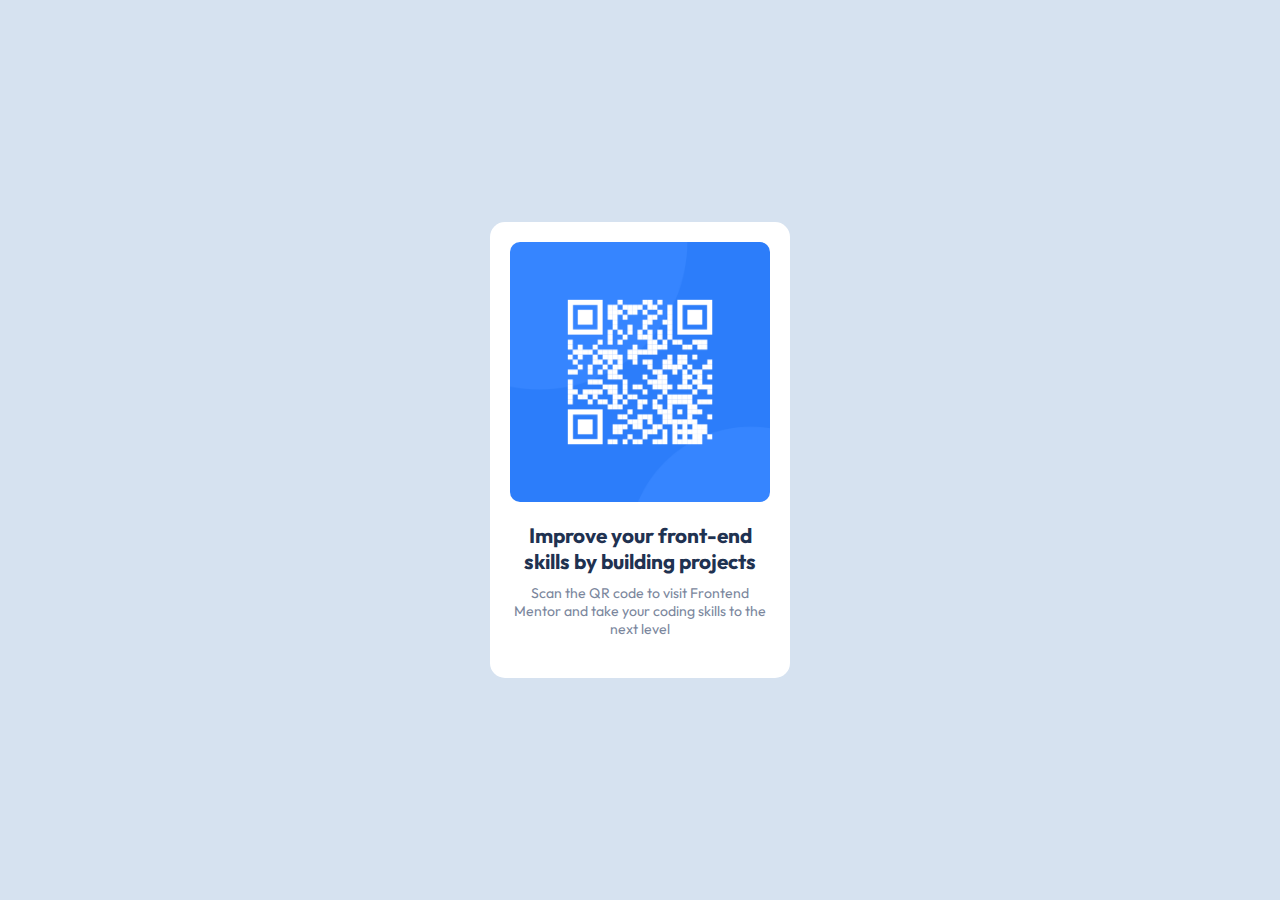
<file: QR-code-component/index.html>
<!DOCTYPE html>
<html lang="en">
<head>
  <meta charset="UTF-8">
  <meta name="viewport" content="width=device-width, initial-scale=1.0">
  <link rel="icon" type="image/png" sizes="32x32" href="./assets/favicon-32x32.png">
  <link rel="preconnect" href="https://fonts.googleapis.com">
  <link rel="stylesheet" href="css/index.css" type="text/css">
  <link rel="preconnect" href="https://fonts.gstatic.com" crossorigin>
  <link href="https://fonts.googleapis.com/css2?family=Outfit&display=swap" rel="stylesheet"> 
  <title>Frontend Mentor | QR code component</title>
</head>
<body>
  <main>
    <article class="card">
      <img src="./assets/image-qr-code.png">

      <h1 class="card__title">
        Improve your front-end skills by building projects
      </h1>
      <p class="card__paragraf">
        Scan the QR code to visit Frontend Mentor and take your coding skills to the next level
      </p>
    </article>
  </main>
</body>
</html>



<!-- 
  Improve your front-end skills by building projects

  Scan the QR code to visit Frontend Mentor and take your coding skills to the next level
  
  <div class="attribution">
    Challenge by <a href="https://www.frontendmentor.io?ref=challenge" target="_blank">Frontend Mentor</a>. 
    Coded by <a href="#">Your Name Here</a>.
  </div> -->
</file>
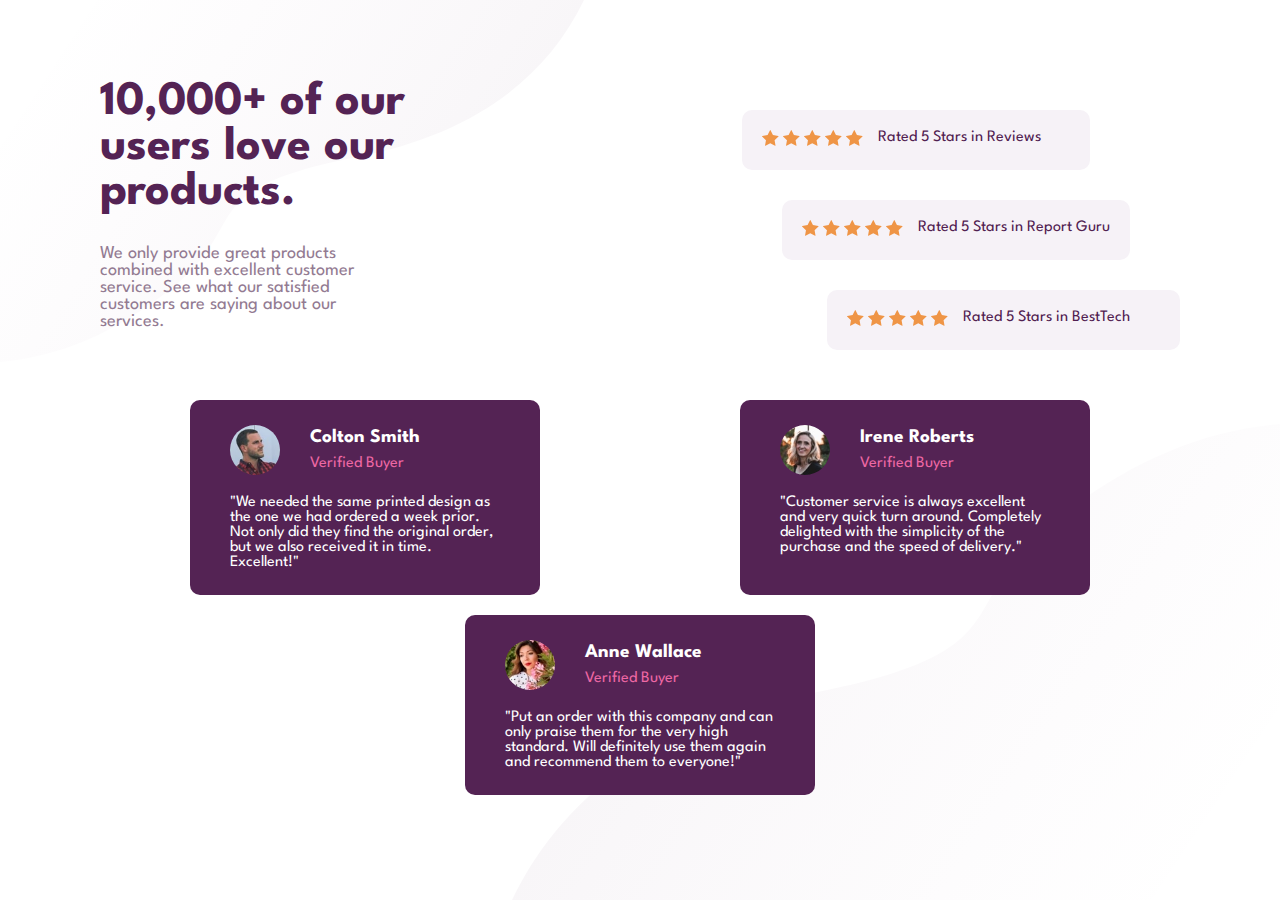
<file: Social-proof-section/index.html>
<!DOCTYPE html>
<html lang="en">
<head>
  <meta charset="UTF-8">
  <meta http-equiv="X-UA-Compatible" content="IE=edge">
  <meta name="viewport" content="width=device-width, initial-scale=1.0">
  <link rel="stylesheet" href="css/index.css" type="text/css">
  <title>Document</title>
</head>
<body>
  <main>
    <section class="card">
      <div class="card__container__text__value">
        <div class="card__container__text">
          <h1 class="card__title">10,000+ of our users love our products.</h1>
          <p class="card__paragraf">
            We only provide great products combined with excellent customer service.
            See what our satisfied customers are saying about our services.
          </p>
        </div>


        <div class="card__container__values">
          <div class="card__value card__value1">
            <picture class="card__container__img">
              <img src="./assets/icon-star.svg" alt="">
              <img src="./assets/icon-star.svg" alt="">
              <img src="./assets/icon-star.svg" alt="">
              <img src="./assets/icon-star.svg" alt="">
              <img src="./assets/icon-star.svg" alt="">
            </picture>
            <p class="card__value__paragraf">
              Rated 5 Stars in Reviews
            </p>
          </div>


          <div class="card__value card__value2">
            <picture class="card__container__img">
              <img src="./assets/icon-star.svg" alt="">
              <img src="./assets/icon-star.svg" alt="">
              <img src="./assets/icon-star.svg" alt="">
              <img src="./assets/icon-star.svg" alt="">
              <img src="./assets/icon-star.svg" alt="">
            </picture>
            <p class="card__value__paragraf">
              Rated 5 Stars in Report Guru
            </p>
          </div>


          <div class="card__value card__value3">
            <picture class="card__container__img">
              <img src="./assets/icon-star.svg" alt="">
              <img src="./assets/icon-star.svg" alt="">
              <img src="./assets/icon-star.svg" alt="">
              <img src="./assets/icon-star.svg" alt="">
              <img src="./assets/icon-star.svg" alt="">
            </picture>
            <p class="card__value__paragraf">
              Rated 5 Stars in BestTech
            </p>
          </div>

        </div>

      </div>




      <div class="card__container__cards">
        <div class="card__user card__user1">
          <div class="card__user__container__text__img">
            <picture class="card__user__container__img">
              <img src="./assets/image-colton.jpg" alt="">
            </picture>
            <div class="card__user__container__text">
              <h2 class="card__user__title">
                Colton Smith 
              </h2>
              <span class="card__user__veri">
                Verified Buyer
              </span>
            </div>
          </div>
          <p class="card__user__paragraf">
            "We needed the same printed design as the one we had ordered a week prior.
            Not only did they find the original order, but we also received it in time.
            Excellent!"
          </p>
        </div>


        <div class="card__user card__user2">
          <div class="card__user__container__text__img">
            <picture class="card__user__container__img">
              <img src="./assets/image-irene.jpg" alt="">
            </picture>
            <div class="card__user__container__text">              
              <h2 class="card__user__title">
                Irene Roberts 
              </h2>
              <span class="card__user__veri">
                Verified Buyer
              </span>
            </div>
          </div>
          <p class="card__user__paragraf">
            "Customer service is always excellent and very quick turn around. Completely
            delighted with the simplicity of the purchase and the speed of delivery."
          </p>
        </div>




        <div class="card__user card__user3">
          <div class="card__user__container__text__img">
            <picture class="card__user__container__img">
              <img src="./assets/image-anne.jpg" alt="">
            </picture>
            <div class="card__user__container__text">             
              <h2 class="card__user__title">
                Anne Wallace 
              </h2>
              <span class="card__user__veri">
                Verified Buyer
              </span>
            </div>
          </div>
          <p class="card__user__paragraf">
            "Put an order with this company and can only praise them for the very high
            standard. Will definitely use them again and recommend them to everyone!"
          </p>
        </div>


      </div>
    </section>
  </main>
</body>
</html>







<!-- 

10,000+ of our users love our products.

We only provide great products combined with excellent customer service.
See what our satisfied customers are saying about our services.

Rated 5 Stars in Reviews
Rated 5 Stars in Report Guru
Rated 5 Stars in BestTech

Colton Smith 
Verified Buyer
"We needed the same printed design as the one we had ordered a week prior.
Not only did they find the original order, but we also received it in time.
Excellent!"

Irene Roberts 
Verified Buyer
"Customer service is always excellent and very quick turn around. Completely
delighted with the simplicity of the purchase and the speed of delivery."

Anne Wallace 
Verified Buyer
"Put an order with this company and can only praise them for the very high
standard. Will definitely use them again and recommend them to everyone!"

<div class="attribution">
  Challenge by
  <a href="https://www.frontendmentor.io?ref=challenge" target="_blank"
    >Frontend Mentor</a
  >. Coded by <a href="#">Your Name Here</a>.
</div> -->
</file>
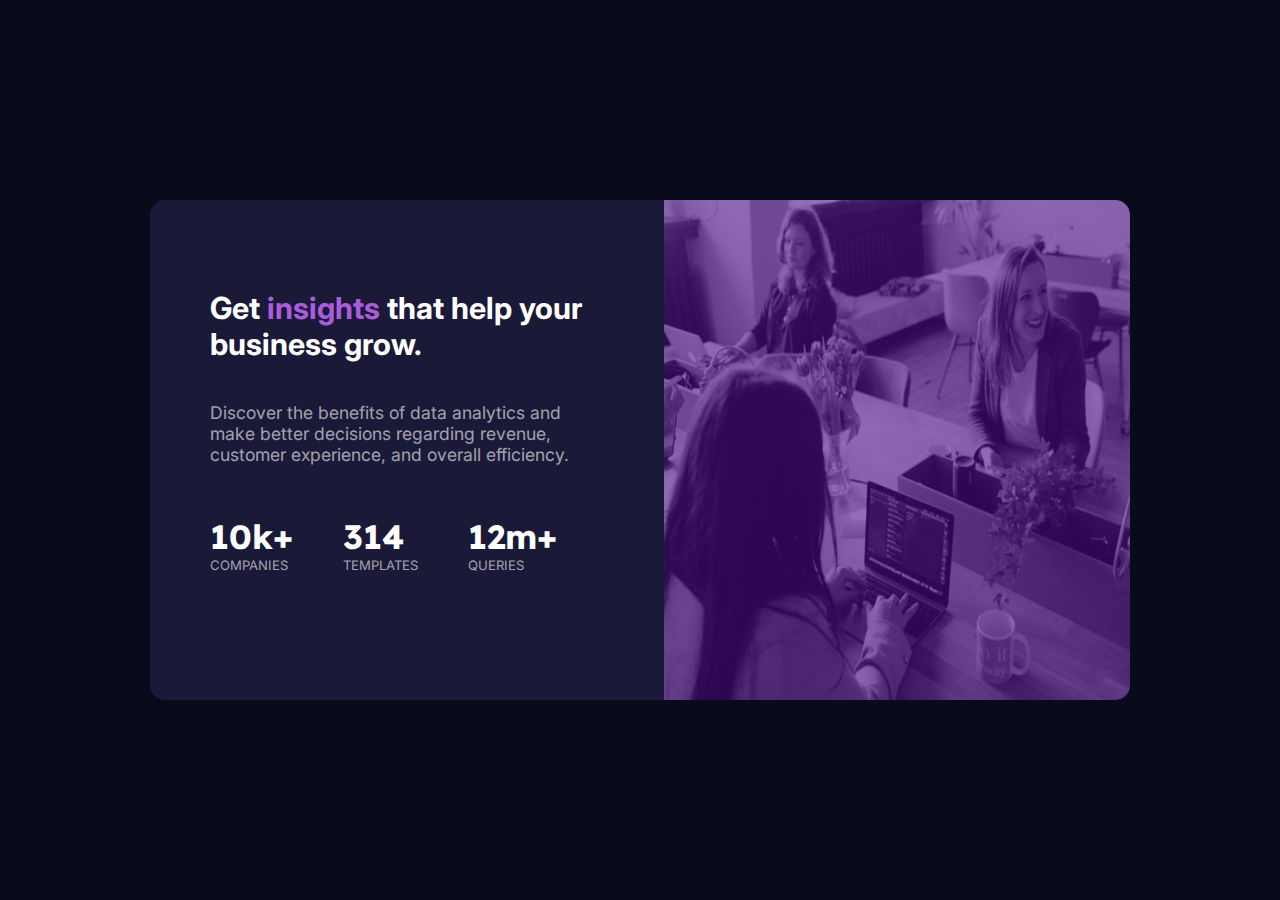
<file: Stats-preview-card-component/index.html>
<!DOCTYPE html>
<html lang="en">
<head>
  <meta charset="UTF-8">
  <meta name="viewport" content="width=device-width, initial-scale=1.0">
  <link rel="stylesheet" href="css/index.css" type="text/css">
  <link rel="preconnect" href="https://fonts.googleapis.com">
  <link rel="preconnect" href="https://fonts.gstatic.com" crossorigin>
  <link href="https://fonts.googleapis.com/css2?family=Inter:wght@500&display=swap" rel="stylesheet">
  <link rel="preconnect" href="https://fonts.googleapis.com">
  <link rel="preconnect" href="https://fonts.gstatic.com" crossorigin>
  <link href="https://fonts.googleapis.com/css2?family=Lexend+Deca&display=swap" rel="stylesheet">  
  <title>Frontend Mentor | Stats preview card component</title>
</head>
<body>
  <main>
    <section class="card">
      <div class="card__container__text">
        <h1 class="card__title">
          Get <span>insights</span> that help your business grow.
        </h1>
        <p class="card__paragraf">
          Discover the benefits of data analytics and make better decisions regarding revenue, customer 
          experience, and overall efficiency.
        </p>

        <div class="card__container__stadi">
          <div class="card__content__items">
            <span class="card__item1">10k+</span>
            <span class="card__item2">companies</span>
          </div>

          <div class="card__content__items">
            <span class="card__item1">314</span>
            <span class="card__item2">templates</span>
          </div>

          <div class="card__content__items">
            <span class="card__item1">12m+</span>
            <span class="card__item2">queries</span>
          </div>
        </div>
      </div>

      <div class="card__container__picture">
        <picture class="card__container__img">
          <source media="(min-width:1000px)" srcset="./assets/image-header-desktop.jpg">
          <source media="(min-width:375px)" srcset="./assets/image-header-mobile.jpg">
          <img src="./assets/image-header-mobile.jpg">
          <div class="card__color__img"></div>
        </picture>
      </div>
    </section>
  </main>
</body>
</html>
</file>
<file: Clipboard-landing-page/css/index.css>
@import url('https://fonts.googleapis.com/css2?family=Bai+Jamjuree:wght@400;600&display=swap');


:root{
    --Strong--Cyan: hsl(171, 66%, 44%);
    --Light--Blue: hsl(233, 100%, 69%);
    --Dark--Grayish--Blue: hsl(210, 10%, 33%);
    --Grayish--Blue: hsl(201, 11%, 66%);
}

*{
    margin: 0;
    padding: 0;
    box-sizing: border-box;
    font-family: 'Bai Jamjuree', sans-serif;
}


body{
    max-width: 1600px;
    margin: 0 auto;
}

h3{
    transition:  .5s;
}

p{
    transition: .5s;
}


.header{
    background-image: url("../assets/bg-header-mobile.png");
    background-repeat: no-repeat;
    background-size: 100% auto;
    text-align: center;
    padding: 90px 20px 0 ;

}


.header__container__items{
    width: 100%;
    height: 100%;
    display: flex;
    flex-direction: column;
    align-items: center;
}


.header__container__img{
    width: 100%;
    margin-bottom: 60px;
}

.header__img{
    display: block;
    margin: 0 auto;
    object-fit: contain;
}


.header__title{
    max-width: 335px;
    padding: 0 10px;
    font-size: 2rem;
    margin-bottom: 30px;
    font-weight: 600;
    color: var(--Dark--Grayish--Blue);

}

.header__paragraf{
    font-size: 1rem;
    padding: 0 10px;
    max-width: 335px;
    margin-bottom: 50px;
    color: var(--Grayish--Blue);
    font-weight: 400;
}

.header__container__links{
    width: 95%;
    max-width: 310px;
    display: flex;
    flex-direction: column;
}


.header__link1{
    background-color: var(--Strong--Cyan);
    width: 100%;
    margin:  0 auto;
    padding: 15px 10px;
    text-decoration: none;
    color: white;
    font-size: 1.3rem;
    font-weight: 600;
    border-radius: 30px;
    border-bottom: 4px solid #309583;
    margin-bottom: 20px;
}


.header__link2{
    background-color: var(--Light--Blue);
    width: 100%;
    margin:  0 auto;
    padding: 15px 10px;
    text-decoration: none;
    color: white;
    font-size: 1.3rem;
    font-weight: 600;
    border-radius: 30px;
    border-bottom: 4px solid #4f62da;
    margin-bottom: 20px;
}


/* MAIN */

main{
    padding: 0 30px;
}


/* SECTION 1 */

.section1{
    margin-top: 200px;
    text-align: center;
}


.section1__container__items{
    width: 100%;
    display: flex;
    flex-direction: column;
    justify-content: center;
    margin: 0 auto;
    align-items: center;
    text-align: center;
}


.section1__container__title__paragraf1{
    width: 100%;
    text-align: center;
    margin-bottom: 50px;
}

.section1__title1{
    font-size: 2rem;
    width: 100%;
    max-width: 315px;
    color: var(--Dark--Grayish--Blue);
    margin: 0 auto;
    margin-bottom: 20px;
    font-weight: 600;
}

.section1__paragraf1{
    font-size: 1rem;
    width: 100%;
    color: var(--Grayish--Blue);
    max-width: 315px;
    margin: 0 auto;
    font-weight: 400;

}



/* PARTE DOS DENTRO DE SECTION 1 */ 





.section1__container__img__title__paragraf{
    display: flex;
    flex-direction: column;
    justify-content: center;
    text-align: center;
    width: 100%;
}


.section1__container__img{
    width: 100%;
    margin-bottom: 50px;
}

.section1__img{
    object-fit: contain;
    width: 100%;
    height: 100%;
}





.section1__container__title__paragraf__part2{
    text-align: center;
    margin: 0 auto;
    width: 100%;
}

.section1__container__title__paragraf2{
    width: 100%;
    margin-bottom: 55px;
}


.section1__title2{
    font-size: 2rem;
    width: 100%;
    color: var(--Dark--Grayish--Blue);
    margin: 0 auto;
    margin-bottom: 15px;
    font-weight: 600;

}


.section1__paragraf2{
    color: var(--Grayish--Blue);
    max-width: 315px;
    font-weight: 400;
    margin:  0 auto;

}




/* SECTION 2 */



.section2{
    display: flex;
    flex-direction: column;
    text-align: center;
    justify-content: center;
    margin-top: 150px;

}


.section2__title{
    font-size: 2rem;
    color: var(--Dark--Grayish--Blue);
    max-width: 315px;
    margin: 0 auto;
    margin-bottom: 20px;

}


.section2__paragraf{
    font-size: 1rem;
    font-weight: 400;
    color: var(--Grayish--Blue);
    max-width: 315px;
    margin: 0 auto;
    margin-bottom: 70px;
}



.section2__container__img{
    width: 100%;
}

.section2__img{
    object-fit: contain;
    width: 100%;
    height: 100%;
}





/* SECTION 3 */


.section3{
    width: 100%;
    text-align: center;
    margin-top: 100px;

}


.section3__container__title__paragraf{
    width: 100%;
    margin-bottom: 80px;
}

.section3__title{
    max-width: 375px;
    font-weight: 600;
    color: var(--Dark--Grayish--Blue);
    font-size: 2rem;
    margin: 0 auto;
    margin-bottom: 20px;

}


.section3__paragraf{
    font-size: 1rem;
    max-width: 305px;
    margin: 0 auto;
    font-weight: 400;
    color: var(--Grayish--Blue);

}



/* SECTION 3 PART 2 */



.section3__container__part2{
    display: flex;
    flex-direction: column;
    justify-content: space-evenly;
    text-align: center;
    width: 100%;
    margin:  0 auto;
}


.section3__container__img__title__paragraf{
    margin-bottom: 60px;
}


.section3__container__img{
    width: 100%;
    margin:0 auto;
    margin-bottom: 30px;
}



.section3__title2{
    font-size: 2rem;
    width: 100%;
    font-weight: 600;
    margin-bottom: 20px;
    color: var(--Dark--Grayish--Blue);

}


.section3__paragraf2{
    max-width: 315px;
    margin:  0 auto;
    font-size: 1rem;
    color: var(--Grayish--Blue);

}



/* SECTION 4 */



.section4{
    width: 100%;
    display: flex;
    flex-direction: column;
    margin-top: 150px;

}

.section4__container__img{
    margin:  0 auto;
    margin-bottom: 80px;

}





/* SECITON 5 */



.section5{
    text-align: center;
    margin:  0 auto;
    margin-top: 150px;

}


.section5__title{
    max-width: 335px;
    padding: 0 10px;
    font-size: 2rem;
    margin: 0 auto;
    margin-bottom: 30px;
    font-weight: 600;
    color: var(--Dark--Grayish--Blue);

}

.section5__paragraf{
    font-size: 1rem;
    padding: 0 10px;
    max-width: 335px;
    margin: 0 auto;
    margin-bottom: 50px;
    color: var(--Grayish--Blue);
    font-weight: 400;
}

.section5__container__links{
    width: 95%;
    max-width: 310px;
    display: flex;
    flex-direction: column;
    justify-content: center;
    text-align: center;
    margin:  0 auto;
}


.section5__link1{
    background-color: var(--Strong--Cyan);
    width: 100%;
    margin:  0 auto;
    padding: 15px 10px;
    text-decoration: none;
    color: white;
    font-size: 1.3rem;
    font-weight: 600;
    border-radius: 30px;
    border-bottom: 4px solid #309583;
    margin-bottom: 20px;
}


.section5__link2{
    background-color: var(--Light--Blue);
    width: 100%;
    margin:  0 auto;
    padding: 15px 10px;
    text-decoration: none;
    color: white;
    font-size: 1.3rem;
    font-weight: 600;
    border-radius: 30px;
    border-bottom: 4px solid #4f62da;
    margin-bottom: 20px;
}




/* FOOTER */





.footer{
    margin: 0 auto;
    margin-top: 200px;
    text-align: center;
    width: 100%;
    background-color: #f5f6f8;
    padding: 70px 0 50px;
}


.footer__container__img{
    max-width: 300px;
    margin: 0 auto;
    margin-bottom: 20px;
}


.footer.img{
    height: 100%;
    width: 100%;
    object-fit: contain;
    display: block;
}

.footer__nav__container__links{
    width: 100%;
}


.footer__container__item1{
    display: flex;
    flex-direction: column;
}


.footer__link{
    margin-bottom: 20px;
    text-decoration: none;
    color: var(--Dark--Grayish--Blue);
    font-size: 1.1rem;
}



.footer__div__container__img__social{
    display: flex;
    justify-content: center;
    gap: 0 40px;
    margin-top: 20px;
}


.footer__img__social{
    text-decoration: none;
    cursor: pointer;
}





@media (min-width:550px){
    .header__title{
        max-width: 490px;
        font-size: 2.8rem;
    }

    .header__paragraf{
        font-size: 1.2rem;
        max-width: 400px;
    }

    /* SECTION 1 */


    .section1__container__title__paragraf1{
        width: 100%;
        text-align: center;
        margin-bottom: 90px;
    }

    .section1__title1{
        font-size: 2.8rem;
        max-width: 490px;
    }
    
    .section1__paragraf1{
        font-size: 1.2rem;
        max-width: 390px;

    }
    .section1__container__img{
        width: 100%;
        margin-bottom: 90px;
    }


    /* PARTE 2 */

    .section1__title2{
        font-size: 2.8rem;
        max-width: 490px;
        margin-bottom: 25px;
    }
    
    .section1__paragraf2{
        font-size: 1.2rem;
        max-width: 390px;
    }


    /* SECTION 2 */

    .section2__title{
        max-width: 490px;
        font-size: 2.8rem;
        margin-bottom: 30px;
    
    }
    
    
    .section2__paragraf{
        font-size: 1.2rem;
        max-width: 390px;
        margin-bottom: 90px;
    
    }


    /* SECTION 3 */
    .section3__title{
        max-width: 490px;
        font-size: 2.8rem;
    }


    .section3__paragraf{
        font-size: 1.2rem;
        max-width: 390px;
    }



/* SECTION 3 PART 2 */

    .section3__title2{
        font-size: 2.5rem;
    }


    .section3__paragraf2{
        max-width: 390px;
        font-size: 1.2rem;
    }




    /* SECTION 5 */
    
    .section5__title{
        max-width: 490px;
        font-size: 2.8rem;
    }
    
    .section5__paragraf{
        font-size: 1.2rem;
        max-width: 390px;
    }
  


    /* FOOTER  */



    .footer__link{
        font-size: 1.3rem;
    }
}








@media (min-width:800px){

    /* HEADER */

    .header{
        background-image: url("../assets/bg-header-desktop.png");
        background-repeat: no-repeat;
        background-size: 100% auto;
    }
    
    .header__title{
        max-width: 100%;
        padding: 0;
    }
    
    .header__paragraf{
        padding: 0px;
        max-width: 650px ;
    }
    
    .header__container__links{
        width: 100%;
        max-width: 100%;
        flex-direction: row;
        justify-content: center;
        gap: 0 20px;
    }
    
    
    .header__link1{
        width: 310px;
        margin:  0;
        margin-bottom: 20px;
    }
    
    
    .header__link2{
        width: 310px;
        margin: 0;
        margin-bottom: 20px;
    }







    /* SECTION 1 */

    .section1__container__title__paragraf1{
        margin-bottom: 150px;
    }
    
    .section1__title1{
        max-width: 100%;
        margin-bottom: 40px;
    }
    
    .section1__paragraf1{
        width: 100%;
        max-width: 750px;
    }
    
    
    /* PARTE DOS DENTRO DE SECTION 1 */ 
    
    .section1__container__img__title__paragraf{
        flex-direction: row;
        justify-content: center;
    }  


    .section1__title2{
        font-size: 2rem;
    }
    
    
    .section1__paragraf2{
        font-size: 1rem;
        padding:  0 20px;
    }







    /* SECTION 2 */

    .section2{
        margin-top: 200px;
    }
    
    
    .section2__title{
        max-width: 100%;
    }
    
    
    .section2__paragraf{
        max-width: 750px;
        margin-bottom: 100px;
    }
    
    .section2__container__img{
        width: 100%;
    }
    
    .section2__img{
        object-fit: contain;
        width: 70%;
        height: 100%;
    }






    /* SECTION 3 */


    .section3__title{
        max-width: 100%;
    }
    
    
    .section3__paragraf{
        max-width: 100%;
    }






    /* SECTION 4 */

    .section4{
        flex-direction: row;
        flex-wrap: wrap;
        gap: 70px;
        padding:0 70px;
    }

    .section4__container__img{
        margin-bottom: 0px;
    }





    /* SECTION 5 */


    .section5{
        margin-top: 250px;
    }


    .section5__title{
        max-width: 100%;
        padding: 0;
    }
    
    .section5__paragraf{
        padding: 0px;
        max-width: 750px ;
    }
    
    .section5__container__links{
        width: 100%;
        max-width: 100%;
        flex-direction: row;
        justify-content: center;
        gap: 0 20px;
    }
    
    
    .section5__link1{
        width: 310px;
        margin:  0;
        margin-bottom: 20px;
    }
    
    
    .section5__link2{
        width: 310px;
        margin: 0;
        margin-bottom: 20px;
    }







        
    /* FOOTER */





    .footer{
        display: flex;
        justify-content: space-between;
        margin: 0;
        margin-top: 200px;
        width: 100%;
        background-color: #f5f6f8;
        padding: 40px 30px 0px;
        text-align: left;
    }


   
    .footer__nav__container__links{
        display: flex;
        padding: 0 30px;
        justify-content: space-around;
    }


    .footer__container__item1{
        flex-direction: column;
        gap: 50px 0;
    }


    .footer__link{
        margin-right: 20px;
        font-size: 1.1rem;
    }



    .footer__div__container__img__social{
        gap: 0 30px;
        padding: 0 30px;
    }

}





@media(min-width:1050px){

    .section3__container__part2{
        display: flex;
        flex-direction: row;
    }


    .section3__title2{
        font-size: 2rem;
        width: 100%;
        font-weight: 600;
        margin-bottom: 20px;
        color: var(--Dark--Grayish--Blue);

    }


    .section3__paragraf2{
        max-width: 315px;
        margin:  0 auto;
        font-size: 1rem;
        color: var(--Grayish--Blue);

    }

}
</file>
<file: Fylo-data-storage-component/css/index.css>
@import url('https://fonts.googleapis.com/css2?family=Raleway:wght@500&display=swap');


*{
    margin: 0;
    padding: 0;
    box-sizing: border-box;
}


:root{
    --Gradient: hsl(6, 100%, 80%);
    --gradient:hsl(335, 100%, 65%);
    --Pale-Blue: hsl(243, 100%, 93%);
    --Grayish-Blue: hsl(229, 7%, 55%);
    --Dark-Blue: hsl(228, 56%, 26%);
    --Very-Dark-Blue: hsl(229, 57%, 11%);
    --Raleway: 'Raleway', sans-serif;
}


main{
    background-image: url("../assets/bg-mobile.png");
    background-repeat: no-repeat;
    background-size: 100% 100%, cover;
    min-height: 100vh;
    padding: 100px 20px;
    width: 100%;
    display: flex;
    flex-direction: column;
    justify-content: center;
    position: relative;
    z-index: 1000;
}

.card{
    width: 100%;
    display: flex;
    flex-direction: column;
    gap: 20px 0;
    position: relative;
    z-index: 100;
    align-items: center;
    max-width: 1600px;
    justify-content: center;
    margin: 0 auto;
}

.card__target1{
    background-color: var(--Dark-Blue);
    display: flex;
    flex-direction: column;
    width: 335px;
    height: 200px;
    padding: 40px;
    border-radius: 15px 100px 15px 15px;
}

.card__container__logo{
    margin-bottom: 20px;
}

.card__container__items{
    display: flex;
    gap: 0 15px;
}

.card__container__items > div{
    background-color: var(--Very-Dark-Blue);
    padding: 12px 14px;
    display: flex;
    flex-direction: column;
    justify-content: center;
    border-radius: 10px;
}


/* TARJETA 2 */
.card__target2{
    width: 335px;
    background-color: var(--Dark-Blue);
    border-radius: 15px;
    padding: 40px;
    color: white;
    position: relative;
    z-index: 50;
}

.card__paragraf{
    font-size: .9rem;
    font-family: var(--Raleway);
    color:hsl(0, 0%, 75%);
    font-weight: bold;
    margin-bottom: 20px;
}

.card__paragraf > span{
    color: white;
    font-weight: bold;
}


/* PARTE DE LA BARRA */


.card__container__bar{
    height: 20px;
    width: 100%;
    padding: 2px;
    background-color: var(--Very-Dark-Blue);
    border-radius: 50px;
    margin-bottom: 10px;
}

.card__bar{
    background-image: linear-gradient(to right, #ed6ea0 0%, #ec8c69 100%);
    height: 100%;
    width: 76%;
    border-radius: 40px;
    padding: 3px;
    display: flex;
    justify-content: right;
}


.card__bar > div{
    background-color: white;
    height: 100%;
    width: 10px;
    border-radius: 50%;
}


.card__container__size{
    display: flex;
    justify-content: space-between;
}


.card__container__size > span{
    font-size: .8rem;
    font-family: var(--Raleway);
}


.card__container_master__number{
    display: flex;
    justify-content: center;
    width: 100%;
    position: absolute;
    top: 130px;
    left: 0px;
}


.card__container__number{
    width: 200px;
    background-color: white;
    padding: 15px 10px;
    color: var(--Very-Dark-Blue);
    border-radius: 10px;
    font-size: 2rem;
    font-family: var(--Raleway);
    font-weight: bold;
}


.card__container__number > span {
    font-size: 1.4rem;
    color: var(--Grayish-Blue);
}





@media (min-width:900px) {

    main{
        background-image: url("../assets/bg-desktop.png");
        background-repeat: no-repeat;
        background-size: 100% 50%, cover;
        background-position: bottom ;
        background-color: var(--Very-Dark-Blue);
        padding: 100px 100px;
    }
    .card{
        flex-direction: row;
        width: 100%;
        justify-content: center;
        gap: 30px;
        align-items:flex-end;
    }


    /* PARTE DE LA TARJETA */

    .card__target2{
        width: 50%;

    }

    .card__container_master__number{
        position: absolute;
        top: -30%;
        left: 0%;
        padding: 15px 30px;
        color: var(--Very-Dark-Blue);
        border-radius: 10px 10px 0 ;
        font-size: 2rem;
        font-family: var(--Raleway);
        font-weight: bold;
        justify-content: right ;
    }


    .card__container__number{
        width: 180px;
        background-color: white;
        padding: 15px 10px;
        color: var(--Very-Dark-Blue);
        border-radius: 10px;
        font-size: 2rem;
        font-family: var(--Raleway);
        font-weight: bold;
    }
}




@media (max-width:365px) {
    .card__target1{
        width: 100%;
    }


    .card__target2{
        width: 100%;
    }


    .card__container_master__number{
        display: flex;
        justify-content: center;
        width: 100%;
        position: absolute;
        top: 160px;
        left: 0px;
    }
}



@media (max-width:290px) {
    .card__target1{
    padding: 40px 20px;
    }


    .card__container__items > div{
        padding:5px;
       
    }
}
</file>
<file: Huddle-landing-page-with-a-single-introductory-section/css/index.css>
*{
    padding: 0;
    margin: 0;
    box-sizing: border-box;
    font-family: 'Ubuntu', sans-serif;
}


body{
    max-width: 1600px;
    margin: 0 auto;
    background-color: #674bb1;
}


.card{
    background-image: url("../assets/bg-desktop.svg");
    background-size: 100% 100%;
    background-repeat: no-repeat;
    background-color: #674bb1;
    width: 100%;
    min-height: 100vh;
    padding: 60px;
    transition:  .5s;
}

.card__container__logo{
    width: 100%;
}

.card__container__logo > img{
    max-width: 200px;
    transition:.5s;
}


.card__content{
    display: flex;
    padding: 70px  0 0;
    gap: 0 50px;
    transition:  .5s;
}

.card__container__img{
    width: 50%;
    transition: .5s;
}

.card__container__img > img{
    width: 100%;
    display: block;
    object-fit: cover;
}

.card__container__text{
    color: white;
    width: 50%;
}

.card__title{
    font-size: 2.5rem;
    margin-bottom: 30px;
    transition:  .5s;
}


.card__paragraf{
    font-size: 1.3rem;
    margin-bottom: 50px;
    transition:  .5s;
}


.card__link{
    background-color: white;
    padding: 17px ;
    border-radius: 40px;
    display: block;
    width: 210px;
    text-align: center;
    text-decoration: none;
    color: #7364a7;
    box-shadow:  0px 2px 5px rgb(43, 43, 43);
    transition:  .5s;
}

.card__container__social{
    width: 100%;
    display: flex;
    justify-content: right;
    gap:0 30px;
    transition: .5s;
}


.card__container__social >  a >svg{
    fill: white;
}



@media (max-width:1000px){
    .card__content{
        margin-bottom: 50px;
        transition:  .5s;
    }
}


@media (max-width:910px) {
    .card__title{
        font-size: 2rem;
        transition:  .5s;
    }
    .card__paragraf{
        font-size: 1.1rem;
        transition:  .5s;
    }

    .card__link{
        padding: 15px;
        width: 190px;
        transition:  .5s;
    }
}



@media (max-width:800px) {
    .card{
        background-image: url("../assets/bg-mobile.svg");
        background-size: 100% 60%;
    }

    .card__container__logo > img{
        max-width: 170px;
        transition:.5s;
    }    

    .card__content{
        display: flex;
        flex-direction: column;
        padding: 70px  0 0;
        width: 100%;
        gap:50px 0;
        transition:  .5s;
    }
    
    .card__container__img{
        width: 395px;
        margin: auto;
        transition: .5s;
    }
    
    .card__container__text{
        width: 420px;
        margin: auto;
    }
    
    .card__link{
        width: 210px;
        transition:  .5s;
        margin: auto;
    }
    
    .card__container__social{
        justify-content: center;
        gap:0 30px;
        transition: .5s;
    }
}


@media (max-width:513px) {
    .card{
        padding: 60px 50px;
        transition:  .5s;
    }

    .card__container__img{
        width: 100%;
    }
    
    .card__container__text{
        width: 100%;
        text-align: center;
    }
    

    .card__title{
        font-size: 1.9rem;
        transition:  .5s;
    }
    .card__paragraf{
        font-size: 1rem;
        transition:  .5s;
    }
    
}



@media (max-width:287px) {
    .card{
        padding: 60px 0;
    }

    .card__container__logo > img{
        max-width: 100%;
        transition:.5s;
    }  

    .card__title{
        font-size: small;
    }
    
    .card__paragraf{
        font-size: small;
    }

    .card__link{
        width: 100%;
        padding: 10px;
    }

    .card__container__social{

        gap:0;
    }
}
</file>
<file: Huddle-landing-page-with-curved-sections/css/index.css>
@import url('https://fonts.googleapis.com/css2?family=Poppins:wght@700&display=swap');
@import url('https://fonts.googleapis.com/css2?family=Open+Sans:wght@600&display=swap');


:root{
    --poppins:'Poppins', sans-serif;
    --opensans:'Open Sans', sans-serif;




    --Pink: hsl(322, 100%, 66%);
    --Light--Pink: hsl(321, 100%, 78%);
    --Light--Red: hsl(0, 100%, 63%);

    --Very--Dark--Cyan: hsl(192, 100%, 9%);
    --Very--Pale--Blue: hsl(207, 100%, 98%);
}




*{
    margin: 0;
    padding: 0;
    box-sizing: border-box;
}

main{
    width: 100%;
    min-height: 100vh;
    margin: 0 auto;
    padding: 3.125rem 0;
    max-width: 1600px;
}




.header{
    width: 100%;
    padding: 0 1.875rem;
}


/* CONTENIDO DE LA BAR */
.header__content__bar{
    display: flex;
    flex-wrap: wrap;
    justify-content: space-between;
    align-items: center;
}

.header__logo{
    max-width: 9.375rem;
}

.header__link1{
    background-color: white;
    padding: 0.4375rem 1.25rem;
    border: 0.0625rem solid var(--Light--Pink);
    border-radius: 1.25rem;
    font-size: .8rem;
    text-decoration: none;
    color: var(--Light--Pink);
    font-family: var(--poppins);
    transition: .3s;
}

.header__link1:hover{
    box-shadow: 0 0rem 0.3125rem pink;
    border: 0.0625rem solid pink;
    color: var(--Pink);
}

/* SEGUNDO CONTENIDO DEL HEADER DESPUES DE BAR */
.header__content__header{
    margin-top: 6.25rem;
    text-align: center;
}

.header__title{
    font-size: 1.5rem;
    max-width: 19.6875rem;
    margin: 0 auto;
    font-family: var(--poppins);
    color: var(--Very--Dark--Cyan);
    margin-bottom: 1.5625rem;
}

.header__paragraf{
    margin: 0 auto;
    font-size: .9rem;
    color: hsla(192, 100%, 12%, 0.897);
    font-family: var(--opensans);
    max-width: 28.125rem;
    margin-bottom: 3.75rem;
}

.header__link2{
    margin: 0 auto;
    padding: 0.9375rem 1.5625rem;
    background-color: var(--Pink);
    border-radius: 1.875rem;
    text-decoration: none;
    font-family: var(--poppins);
    color: white;
    box-shadow: 0rem 0.1875rem 0.9375rem gray;
    transition:  .3s;
}

.header__link2:hover{
    background-color: #ff76cd;
    box-shadow: 0 0 0.3125rem #ff76cd;
}

.header__img{
    margin: 0 auto;
    width: 100%;
    max-width: 62.5rem;
    object-fit: contain;
    display: block;
    margin-top: 6.25rem;
}





/* SECTION 1  */
.card1{
    text-align: center;
    margin-top: 6.25rem;
    padding: 0 1.875rem;
}

.card1__title{
    display: flex;
    flex-direction: column;
    font-size: 2.5rem;
    font-family: var(--poppins);
    color: var(--Very--Dark--Cyan);
    margin-bottom: 3.125rem;
}

.card1__paragraf{
    font-size: 1rem;
    color: rgb(189, 189, 189);
    font-family: var(--opensans);
}



/* SECTION 2 */
.card2{
    text-align: center;
    margin-top: 3.75rem;
}

.card2__background__img1{
    height: 12.5rem;
    width: 100%;
    background-image: url("../assets/bg-section-top-mobile-1.svg");
    background-size: 100% 100%, cover;
    background-position: top;
    background-repeat: no-repeat;
}

.card2__content__items{
    background-color: #f6fbff;
    padding: 3.75rem 1.875rem 1.875rem;
}

.card2__img{
    width: 100%;
    max-width: 37.5rem;
    display: block;
    object-fit: contain;
    margin: 0 auto;
}


.card2__title{
    font-size: 1.5rem;
    font-family: var(--poppins);
    color: var(--Very--Dark--Cyan);
    margin-top: 3.75rem;
    margin-bottom: 1.875rem;
}



.card2__paragraf{
    margin: 0 auto;
    font-size: .9rem;
    color: hsla(192, 100%, 12%, 0.897);
    font-family: var(--opensans);
    max-width: 25rem;
}



.card2__background__img2{
    height: 6.25rem;
    width: 100%;
    background-image: url("../assets/bg-section-bottom-mobile-1.svg");
    background-size: 100% 100%, cover;
    background-position: bottom;
    background-repeat: no-repeat;
}



/* SECTION 3 */
.card3{
    text-align: center;
    margin-top: 9.375rem;
    padding: 0 1.875rem;
}



.card3__img{
    margin: 0 auto;
    width: 100%;
    max-width: 37.5rem;
    display: block;
    object-fit: contain;
}


.card3__title{
    font-size: 1.5rem;
    font-family: var(--poppins);
    color: var(--Very--Dark--Cyan);
    margin-top: 3.75rem;
    margin-bottom: 1.875rem;
}



.card3__paragraf{
    margin: 0 auto;
    font-size: .9rem;
    color: hsla(192, 100%, 12%, 0.897);
    font-family: var(--opensans);
    max-width: 25rem;
}



/* SECTION 4 */
.card4{
    text-align: center;
    margin-top: 9.375rem;
}

.card4__background__img1{
    height: 6.25rem;
    width: 100%;
    background-image: url("../assets/bg-section-top-mobile-2.svg");
    background-size: 100% 100%, cover;
    background-position: top;
    background-repeat: no-repeat;
}

.card4__content__items{
    background-color: #f6fbff;
    padding: 3.75rem 1.875rem 1.875rem;
}

.card4__img{
    margin: 0 auto;
    width: 100%;
    max-width: 37.5rem;
    display: block;
    object-fit: contain;
}


.card4__title{
    font-size: 1.5rem;
    font-family: var(--poppins);
    color: var(--Very--Dark--Cyan);
    margin-top: 3.75rem;
    margin-bottom: 1.875rem;
}



.card4__paragraf{
    margin: 0 auto;
    font-size: .9rem;
    color: hsla(192, 100%, 12%, 0.897);
    font-family: var(--opensans);
    max-width: 25rem;
}



.card4__background__img2{
    height: 6.25rem;
    width: 100%;
    background-image: url("../assets/bg-section-bottom-mobile-2.svg");
    background-size: 100% 100%, cover;
    background-position: bottom;
    background-repeat: no-repeat;
}



/* SECTION 5 */
.card5{
    margin-top: 6.25rem;
    padding: 0 1.875rem;
    text-align: center;
}



.card5__title{
    width: 100%;
    max-width: 19.6875rem;
    font-family: var(--poppins);
    color: var(--Very--Dark--Cyan);
    margin: 0 auto;
    margin-bottom: 4.375rem;
}

.card5__link{
    margin: 0 auto;
    background-color: var(--Pink);
    font-family: var(--poppins);
    color: white;
    text-decoration: none;
    padding: 1.25rem 1.875rem;
    border-radius: 1.875rem;
    transition: .3s;
}

.card5__link:hover{
    background-color: #ff76cd;
    box-shadow: 0 0 0.3125rem #ff76cd;
}



/* FOOTER */


.footer{
    margin: 0 auto;
    margin-top: 12.5rem;
    max-width: 1600px;
}


.footer__background__img1{
    height: 3.125rem;
    background-image: url("../assets/bg-footer-top-mobile.svg");
    background-size: 100% 100%;
    background-repeat: no-repeat;
    background-position: top;
}


.footer__content__all__items{
    padding: 5rem 1.875rem;
    background-color: var(--Very--Dark--Cyan);
    color: white;
    min-height: 100vh;
}



/* PRIMERA PARTE DEL FOOTER */


.footer__content__items1{
    max-width: 34.375rem;
    margin: 0 auto;
}

.footer__items1__title{
    font-size: 1.3rem;
    font-family: var(--opensans);
    text-transform: uppercase;
    margin-bottom: 1.25rem;

}


.footer__items1__paragraf{
    font-size: .9rem;
    font-family: var(--opensans);
    margin-bottom: 1.875rem;
    max-width: 25rem;
}


.footer__form{
    display: flex;
    flex-direction: column;
    text-align: right;
}

#footer__email{
    width: 100%;
    max-width: 25rem;
    padding: 0.8125rem 0.625rem;
    outline: none;
    border-radius: 0.4375rem;
    border: none;
    font-size: 1rem;
    margin-bottom: 1.25rem;
}

#footer__email::placeholder{
    font-size: 1rem;
}



.footer__button__suscribe{
    display: block;
    width: 60%;
    max-width: 12.5rem;
    margin: 0 0 0 auto ;
    font-size: 1rem;
    padding: 0.5rem 0;
    background-color: var(--Pink);
    color: white;
    border: none;
    border-radius: 0.3125rem;
    transition: .3s;
}

.footer__button__suscribe:hover{
    background-color: #ff76cd;
}



/* PARTE DOS DEL FOOTER */

.footer__content__items2{
    margin: 0 auto;
    margin-top: 9.375rem;
    max-width: 34.375rem;
}


.footer__items2__paragraf{
    margin-top: 2.5rem;
    font-family: var(--opensans);
    margin-bottom: 1.875rem;
    max-width: 25rem;
}


.footer__content__number__img{
    margin-bottom: 1.875rem;
}

.footer__number{
    margin-left: 1.25rem;
    font-family: var(--opensans);
}

.footer__email__fake{
    margin-left: 1.25rem;
    font-family: var(--opensans);
}


.footer__content__social{
    margin-top: 3.75rem;
    display: flex;
    justify-content: space-around;
}

.footer__social{
    fill: white;
}

.footer__fb:hover{
    fill: rgb(109, 109, 255);
}

.footer__ig:hover{
    fill:#ff60bd ;
}


.footer__tw:hover{
    fill: rgb(34, 211, 211);
}





@media (max-width:275px) {

    .header__logo{
        width: 100%;
        max-width: none;
    }
    .header__link1{
        width: 50%;
        max-width: none;
    }

    .header__link2{
        margin: 0;
        padding: 15px 0px;
        width: 100%;
        font-size: .7rem;
    }

    .header__title{
        width: 100%;
        max-width: none;
        font-size: 1rem;
    }

    .card5__title{
        width: 100%;
        max-width: none;
        font-size: 1.2rem;
    }

    .card5__link{
        padding: 10px 0;
        font-size: .9rem;
    }

    .footer__logo{
        width: 100%;
    }

}





@media (min-width:550px) {
    .header__content__header{
        margin-top: 6.25rem;
        padding:0  1.875rem;
    }

        /* LOGO */
    .header__logo{
        max-width: 12.5rem;
    }

    /* HEADER LINK 1 */
    .header__link1{
        padding: 0.625rem 2.5rem;
    }


    /* HEADER TITULO*/

    .header__title{
        font-size: 2rem;
        max-width: 25.9375rem;
    }

    /* HEADER PARAGRAF */

    .header__paragraf{
        font-size: 1.1rem;
        max-width: 34.375rem;
    }


    /* HEADER LINK 2 */

    .header__link2{
        padding: 1.25rem 2.8125rem;
    }



    /* SECTION 1 */
    
    .card1{
        display: flex;
        justify-content: space-around;
    }
    
    .card1__title{
        font-size: 2.9rem;
    }
    
    .card1__paragraf{
        font-size: 1.1rem;
    }



    /* SECTION 2 */

    .card2__content__items{
        padding: 3.75rem 5rem 1.875rem;
    }

    .card2__title{
        font-size: 2rem;
    }



    .card2__paragraf{
        font-size: 1rem;
        max-width: 31.25rem;
    }



    /* SECTION 3 */
    .card3{
        padding: 0 5rem;
    }

    .card3__title{
        font-size: 2rem;
    }



    .card3__paragraf{
        font-size: 1rem;
        max-width: 34.375rem;
    }




    /* SECTION 4 */

    .card4__content__items{
        padding: 3.75rem 5rem 1.875rem;
    }

    .card4__title{
        font-size: 2rem;
    }



    .card4__paragraf{
        font-size: 1rem;
        max-width: 31.25rem;
    }



    /* SECTION 5 */


    .card5__title{
        max-width:none ;
        font-size: 2rem;
    }

    .card5__link{
        margin: 0 auto;
        background-color: var(--Pink);
        font-family: var(--poppins);
        color: white;
        text-decoration: none;
        padding: 1.25rem 4.375rem;
        border-radius: 1.875rem;

    }       
}



@media (min-width:900px) {

    /* HEADER */


    .header__link1{
        padding: 0.9375rem 4.375rem;
        border-radius: 2.5rem;
    }

    .header__content__header{
        margin-top: 9.375rem;
    }
    
    /* HEADER TITLE */
    .header__title{
        font-size: 3rem;
        max-width: none;
        margin-bottom: 3.125rem;
    }

    /* HEADER PARAGRAF */

    .header__paragraf{
        font-size: 1.3rem;
        max-width: 40.625rem;
    }

    /* HEADER LINK 2 */

    .header__link2{
        padding: 1.5625rem 6.25rem;
        border-radius: 2.8125rem;
    }


    /* SECTION 1 */
     .card1{
        display: flex;
        justify-content: space-around;
    }
    /* TITLE */
    .card1__title{
        font-size: 5rem;
    }
    /* PARAGRAF */
    .card1__paragraf{
        font-size: 1.3rem;
    }
    
    /* SECTION 2 */
    
    .card2__background__img1{
        height: 7.8125rem;
        background-image: url("../assets/bg-section-top-desktop-1.svg");
    }
    
    .card2__content__items{
        text-align: left;
        display: flex;
        flex-direction: row-reverse;
        justify-content: space-between;
        align-items: center;
    }


    .card2__img{
        margin: 0 ;
    }
    
    .card2__background__img2{
        height: 7.8125rem;
        width: 100%;
        background-image: url("../assets/bg-section-bottom-desktop-1.svg");
    }


    /* SECTION 3 */
    .card3{
        text-align: left;
        display: flex;
        justify-content: space-between;
        align-items: center;
    }


    .card3__img{
        margin: 0 ;
    }

    .card3__content__text{
        padding-left: 3.125rem;
    }



    /* SECTION 4 */
    .card4{
        text-align: left;
    }

    .card4__background__img1{
        background-image: url("../assets/bg-section-top-desktop-2.svg");
    }

    .card4__content__items{
        display: flex;
        flex-direction: row-reverse;
        align-items: center;
        justify-content: space-between;
    }


    .card4__img{
        margin: 0;
    }

    .card4__background__img2{
        background-image: url("../assets/bg-section-bottom-mobile-2.svg");
    }
    




    /* SECTION 5 */


    .card5__title{
        font-size: 2.5rem;
    }

    .card5__link{
        padding: 1.25rem 6.25rem;
        font-size: 1.3rem;
    }  




    /* FOOTER */


    
    .footer__content__all__items{
        display: flex;
        flex-direction: row-reverse;
        justify-content: space-between;
    }

    /* PRIMERA PARTE */
    .footer__content__items1{

        margin: 0;
    }


    /* SEGUNDA PARTE  */
    .footer__content__items2{
        margin: 0 ;
        margin-top: 0rem;

    }

    .footer__background__img1{
        height: 3.125rem;
        background-image: url("../assets/bg-footer-top-desktop.svg");
        background-size: 100% 100%;
        background-repeat: no-repeat;
        background-position: top;
    }

    /* SOCIAL */

    .footer__content__social{
        margin-top: 3.75rem;
        display: flex;
        justify-content: space-between;
    }

}
</file>
<file: Huddle-landing-page/css/index.css>
@import url('https://fonts.googleapis.com/css2?family=Open+Sans&display=swap');
@import url('https://fonts.googleapis.com/css2?family=Open+Sans&family=Poppins:wght@700&display=swap');

:root{
    --poppyns :    font-family: 'Poppins', sans-serif;
    --opensans:    font-family: 'Open Sans', sans-serif;

    --Pink: hsl(322, 100%, 66%);
    --light--pink: hsl(321, 100%, 78%);
    --Very--Pale--Cyan: hsl(193, 100%, 96%);
    --Very--Dark--Cyan: hsl(192, 100%, 9%);
    --Grayish--Blue: hsl(208, 11%, 55%);
}

*{
    margin: 0;
    padding: 0;
    box-sizing: border-box;
    font-family: var(--poppyns);
}


body{
    max-width: 1440px;
    margin: 0 auto;
}



.hero{
    width: 100%;
    background-image: url("../assets/bg-hero-mobile.svg");
    background-size: 100% 100%, cover;
    background-repeat: no-repeat;
    overflow: hidden;
}

.hero__nav__container{
    width: 100%;
    height: 75px;
    display: flex;
    align-items: flex-end;
    justify-content: space-between;
    padding: 0 10px 5px;
}

.hero__container__img1{
    max-width: 165px;
}

.hero__img1{
    height: 100%;
    width: 100%;
    object-fit: contain;
    display: block;
}


.hero__container__link1{
    width: 32%;
    height: 50%;
    border-radius: 30px;
    box-shadow: 0 0 5px rgb(204, 204, 204);
    background-color: white;
}


.hero__link1{
    height: 100%;
    width: 100%;
    display: flex;
    align-items: center;
    justify-content: center;
    text-decoration: none;
    font-size: 14px;
    border-radius: 30px;
    color: var(--Very--Dark--Cyan);
}

.hero__link1:hover{
    color: var(--Grayish--Blue);
}



/* Segunda parte de hero */



.hero__div__container{
    width: 100%;
    display: block;
    padding: 50px 30px;
    margin: 0 auto;
    overflow: hidden
}


.hero__container__title__paragraf{
    display: flex;
    flex-direction: column;
    width: 100%;
    text-align: center;
    margin-bottom: 40px;
}

.hero__title{
    text-align: center;
    width: 100%;
    padding: 0 15px;
    font-size: 23px;
    font-weight: 900;
    color: var(--Very--Dark--Cyan);
    margin-bottom: 30px;
}


.hero__paragraf{
    text-align: center;
    width: 100%;
    padding: 0 10px;
    font-size: 15px;
    margin-bottom: 40px;
    color: var(--Very--Dark--Cyan);
}

.hero__container__link2{
    display: flex;
    width: 100%;
    justify-content: center;
}


.hero__link2{
    display: block;
    background-color: var(--Pink);
    height: 100%;
    width: 70%;
    text-align: center;
    padding: 12px 20px;
    border-radius: 30px;
    color: white;
    text-decoration: none;
}

.hero__link2:hover{
    background-color: var(--light--pink);
}



.hero__container__img2{
    width: 100%;
    padding: .1;
}

.hero__img2{
    padding: 0 10px;
    display: block;
    width: 100%;
    object-fit: contain;
}


 main{
    /* un padding del 80% */
    padding: 0 30px;
    width: 100%;
}




/* card1 */



.card1{
    /* un  width del  80% */
    width: 100%;
    border-radius: 30px;
    margin-top: 100px;
    box-shadow: 0 0 5px rgb(216, 216, 216);
}


.card1__container__items{
    display:flex;
    flex-direction: column-reverse;
    justify-content: start;
    border-radius: 30px;
    width: 100%;
    height: 100%;
    padding: 50px 20px 70px;
    text-align: center;
}


.card1__container__img{
    width: 100%;
    margin-bottom: 40px;
}

.card1__img{
    width: 100%;
    object-fit: contain;
    display: block;
}



.card1__container__title__paragraf{
    background-color: white;
    color: var(--Very--Dark--Cyan);
    display: block;
}


.card1__title{
    width: 100%;
    font-size: 23px;
    font-weight: 900;
    margin-bottom: 30px;
}


.card1__paragraf{
    width: 100%;
    font-size: 15px;
    padding: 0 20px;
    color: gray;
}



/* Card2 */



.card2{
    width: 100%;
    border-radius: 30px;
    margin-top: 100px;
    box-shadow: 0 0 5px rgb(216, 216, 216);
}


.card2__container__items{
    display:flex;
    flex-direction: column-reverse;
    justify-content: start;
    border-radius: 30px;
    width: 100%;
    height: 100%;
    padding: 50px 20px 70px;
    text-align: center;
}


.card2__container__img{
    width: 100%;
    margin-bottom: 40px;
}

.card2__img{
    width: 100%;
    object-fit: contain;
    display: block;
}



.card2__container__title__paragraf{
    background-color: white;
    color: var(--Very--Dark--Cyan);
    display: block;
}


.card2__title{
    width: 100%;
    font-size: 23px;
    font-weight: 900;
    margin-bottom: 30px;
}


.card2__paragraf{
    width: 100%;
    padding: 0 20px;
    font-size: 15px;
    color: gray;
}




/* Card3 */




.card3{
    width: 100%;
    border-radius: 30px;
    margin-top: 100px;
    box-shadow: 0 0 5px rgb(216, 216, 216);
}


.card3__container__items{
    display:flex;
    flex-direction: column-reverse;
    justify-content: start;
    border-radius: 30px;
    width: 100%;
    height: 100%;
    padding: 50px 20px 70px;
    text-align: center;
}


.card3__container__img{
    width: 100%;
    margin-bottom: 40px;
}

.card3__img{
    width: 100%;
    object-fit: contain;
    display: block;
}



.card3__container__title__paragraf{
    background-color: white;
    color: var(--Very--Dark--Cyan);
    display: block;
}


.card3__title{
    width: 100%;
    font-size: 23px;
    font-weight: 900;
    margin-bottom: 30px;
}


.card3__paragraf{
    width: 100%;
    font-size: 15px;
    padding: 0 20px;
    color: gray;
}


.card4{
    position: relative;
    z-index: 10;
    width: 100%;
    box-shadow:  0 0 5px gray;
    margin-top: 150px;
    border-radius: 20px;
    padding: 30px 5px;
    text-align: center;
    background-color: white;
}

.card4__title{
    color: var(--Very--Dark--Cyan);
    margin-bottom: 25px;
    font-size: 18px;
}


.card4__link{
    background-color: var(--Pink);
    width: 100%;
    padding: 10px 15px;
    border-radius: 20px;
    color: white;
    text-decoration: none;
    font-size: 15px;
}

.card4__link:hover{
    background-color: var(--light--pink);
}



/* Footer */



.footer{
    margin-top: -60px;
    background-color: var(--Very--Dark--Cyan);
    width: 100%;
    padding: 80px 20px 20px;
    color: white;
}


.footer__container__items{
    display: flex;
    flex-direction: column;
    padding: 40px 0 0;
}


/* Part 1 */


.footer__part1{
    display: flex;
    flex-direction: column;
    gap: 25px 0;
}


.footer__container__img{
    max-width: 165px;
}

.footer__logo{
    width: 100%;
    height: 100%;
    object-fit: contain;
    display: block;
}



.footer__container__location{
    display: flex;
    width: 100%;
}

.footer__paragraf{
    padding: 0 20px;
    max-width: 250px;
}



.footer__container__number{
    display: flex;
    width: 100%;
}

.footer__paragraf__number{
    padding: 0 20px;
}


.footer__container__email{
    display: flex;
    width: 100%;
}

.footer__paragraf__email{
    padding: 0 20px;
}



/* Part 2 */


.footer__part2{
    display: flex;
    width: 100%;
    flex-direction: column;
    gap: 20px 0;
    padding: 30px 0 0;
    list-style-type: none;
}

.footer__link{
    color: white;
    text-decoration: none;
    width: 100%;
}




/* Part 3 */


.footer__part3{
    width: 100%;
    text-align: center;
    padding: 0 0 40px;
}



.footer__container__social{
    display: flex;
    width: 100%;
    justify-content: center;
    gap: 0 50px;
    padding: 40px 0;
}


.credist{
    width: 100%;
}



/* Aqui empiezan el respon */




@media (min-width:420px){
    .hero__title{
        font-size: 28px;
        padding: 0 30px;
    }

    .hero__paragraf{
        font-size: 17px;
    }


    .card1__title{
        font-size: 25px;
    }
    .card2__title{
        font-size: 25px;
    }
    .card3__title{
        font-size: 25px;
    }

}




@media (min-width:475px){
    .hero__title{
        padding: 0 50px;
    }
}



@media (min-width:490px){
    main{
        display: flex;
        flex-direction: column;
        align-items: center;
        padding: 0 50px;
    }

    .hero__nav__container{
        padding: 0 30px;
    }

    .hero__div__container{
        padding: 50px 40px;
        width: 95%;
    }

    .hero__title{
        padding:  0 30px;
    }

    


    .card1{
        width: 90%;
    }

    .card1__container__title__paragraf{
        margin-bottom: 35px;
    }


    .card2{
        width: 90%;
    }
    .card2__container__title__paragraf{
        margin-bottom: 35px;
    }

    
    .card3{
        width: 90%;
    }
    .card3__container__title__paragraf{
        margin-bottom: 35px;
    }
}




@media (min-width:550px){
    .card1__title{
        font-size: 28px;
    }
    .card1__paragraf{
        font-size: 17px;
    }
    .card2{
        width: 90%;
    }
    .card2__title{
        font-size: 28px;
    }
    .card2__paragraf{
        font-size: 17px;
    }
    .card3{
        width: 90%;
    }
    .card3__title{
        font-size: 28px;
    }
    .card3__paragraf{
        font-size: 17px;
    }

    .card4{
        width: 90%;
    }

    .card4__link{
        padding: 10px 55px;
    }
}



@media (min-width:727px){
    .hero{
        background-image: url("../assets/bg-hero-desktop.svg");
        background-size: 100% 100%, cover;
        background-repeat: no-repeat;
    }
    .hero__nav__container{
        margin-bottom: 30px;
    }
    .hero__div__container{
        display: flex;
        width: 100%;
        align-items: center;
        padding: 50px 10px;
    }
    .hero__container__title__paragraf{
        padding: 40px 0px 0 0;
        display: flex;
        justify-content: center;
    }
    .hero__title{
        padding: 0  20px;
    }
    .hero__container__link1{
        height: 60%;
        width: 200px;
    }
    .hero__link1{
        font-size: 15px;
    }
    .hero__container__img2{
        padding: 0;
    }
    .hero__img2{
        padding: 0;
    }






    .card1__container__items{
        flex-direction: row;
        align-items: center;
    }

    .card1__container__title__paragraf{
        width: 50%;
        padding: 60px 0 0;
    }

    .card1__container__img{
        width: 50%;
        padding: 0;
    }




    .card2__container__items{
        flex-direction: row-reverse;
        align-items: center;
    }

    .card2__container__title__paragraf{
        width: 50%;
        padding: 60px 0 0;
    }

    .card2__container__img{
        width: 50%;
        padding: 0;
    }


    

    .card3__container__items{
        flex-direction: row;
        align-items: center;
    }

    .card3__container__title__paragraf{
        width: 50%;
        padding: 60px 0 0;
    }

    .card3__container__img{
        width: 50%;
        padding: 0;
    }


    .card4{
        max-width: 750px;
    }

    .card4__link{
        padding: 15px 55px;
    }
}







@media (min-width:900px){
    .hero__div__container{
        padding: 50px 90px;
    }

    .hero__title{
        max-width: 380px;
        text-align: left;
        padding: 0;
        font-size: 30px;
    }
    .hero__paragraf{
        text-align: left;
        padding: 0 70px 0 0;
    }
    .hero__container__link2{
        justify-content: left;
    }
    .hero__link2{
        max-width: 350px;
    }



    .card1{
        margin-top: 200px;
    }

    .card1__container__items{
        padding: 30px 40px;
    }
    .card1__title{
        text-align: left;
        font-size: 30px;
    }
    .card1__paragraf{
        text-align: left;
        padding: 0 50px 0 0;
    }

    .card2{
        margin-top: 200px;
    }

    .card2__container__items{
        padding: 30px 40px;
    }
    .card2__title{
        font-size: 30px;
    }
    .card2__paragraf{
        text-align: left;
        padding: 0 0 0 50px;
    }

    .card3{
        margin-top: 200px;
    }

    .card3__container__items{
        padding: 30px 40px;
    }
    .card3__title{
        text-align: left;
        font-size: 30px;
    }
    .card3__paragraf{
        text-align: left;
        padding: 0 50px 0 0;
    }


    .card4__title{
        font-size: 20px;
        margin-bottom: 40px;
    }

    .card4{
        margin-top: 200px;
    }

    
    .footer__container__items{
        flex-direction: row;
        justify-content: space-around;
    }

    .footer__part1{
        max-width: 300px;
    }



    .footer__part2{
        width: 400px;
        display: grid;
        gap: 0;
        grid-template-columns: auto auto;
        list-style-type: none;
        padding: 0;
        text-align: center;
    }


    .footer__part3{
        width: 300px;
    }
}
</file>
<file: kodigo-tarea2.github.io/styles/style.css>
@import url('https://fonts.googleapis.com/css2?family=Hind:wght@500&display=swap');
@import url('https://fonts.googleapis.com/css2?family=Creepster&display=swap');


*{
    margin: 0;
    padding: 0;
    box-sizing: border-box;
}

body{
    background-color: #2d3742;
}


:root{
    --Hind:'Hind', sans-serif;
    --Creepster:'Creepster', cursive;;
}

main{
    min-height: 100vh;
    max-width: 1900px;
    margin: 0 auto;
}

.header{
    width: 100%;
    height: 70px;
    background-color: #10101081;
    position: sticky;
    top: 0;
    z-index: 100000;
}

.header::before{
    content: "";
    position: absolute;
    top: 0;
    left: 0;
    height: 100%;
    width: 100%;
    background-color: rgba(12, 12, 12, 0.61);
    backdrop-filter: blur(0px);
    filter: blur(3px);
    z-index: -1;
}


.navbar{
    max-width: 1900px;
    height: 100%;
    margin: 0 auto;
    display: flex;
    justify-content: space-between;
    align-items: center;
    padding: 0 30px;
}

.header-logo{
    text-decoration: none;
    color: white;
    font-size: 1.9rem;
    font-family: var(--Creepster);
    filter: drop-shadow(0px 5px 0px rgb(76, 211, 71));
}

.header-logo:hover{
    color: white;
}

.content-menu{
    display: flex;
    align-items: center;
    justify-content: space-between;
    gap: 30px;
}

.header-shop{
    display: block;
    color: white;
    text-decoration: none;
}

.header-shop > svg{
    fill:white ;
    transition: .4s;
}

.header-shop > svg:hover{
    fill: rgb(127, 255, 123);
}

.buttom-menu{
    background-color: rgb(76, 211, 71);
}

.buttom-menu:hover{
    background-color: rgb(0, 172, 0);
}


.offcanvas{
    background-color: rgba(0, 0, 0, 0.534);
    border-bottom: 1px solid rgb(62, 255, 62);
}

.offcanvas::before{
    content: "";
    position: absolute;
    top: 0;
    left: 0;
    height: 100%;
    width: 100%;
    background-color: rgba(12, 12, 12, 0.61);
    backdrop-filter: blur(0px);
    filter: blur(3px);

    z-index: -1;
}

.buttom-close{
    background-color: white;
}

.offcanvas-title{
    font-size: 1.7rem;
    font-family: var(--Creepster);
    margin: 0 auto;
    color: white;
    filter: drop-shadow(0px 5px 0px rgb(76, 211, 71));
}


.header-content-links > a{
    display: block;
    color: white;
    text-align: center;
    margin-top: 20px;
    text-decoration: none;
    padding: 10px 0;
    --clippy: polygon(44% 37%, 45% 37%, 45% 36%, 44% 38%);
}

.header-content-links > a::after{
    content: "";
    display: block;
    height: 2px;
    width: 100%;
    background-color: greenyellow;
    clip-path: var(--clippy);
    transition: .5s;
}

.header-content-links > a:hover{
    --clippy: polygon(0 0, 100% 0, 100% 100%, 0 100%);
}

/* SECTION 1 */

.button-read-more{
    display: block;
    text-decoration: none;
    color: white;
    background-color: rgb(0, 170, 0);
    width: 100px;
    margin: 0 auto;
    padding: 8px 0;
    margin-bottom: 10px;
    border-radius: 2px;
    transition: .4s;
}

.button-read-more:hover{
    color: white;
    box-shadow: 0 0px 10px rgb(76, 211, 71);
    background-color: rgb(76, 211, 71);
}


/* SECTION 2 */

.section-2{
    margin-top: 100px;
    padding: 0 50px;
}

.ul-text-1{
    display: flex;
    list-style-type: none;
    justify-content: space-between;
}

.ul-text-1 > li:nth-child(1){
    font-size: 1.6rem;
    color: white;
}

.ul-text-1 > li:nth-child(2){
    background-color: rgb(60, 67, 75);
    padding: 15px;
    border-radius: 40px;
    font-size: .85rem;
    transition: .4s;
}

.ul-text-1 > li:nth-child(2) > a{
    text-decoration: none;
    color: white;
}

.ul-text-1 > li:nth-child(2):hover{
    background-color: rgb(76, 211, 71);
}


.content-tendence-games{
    display: grid;
    height: fit-content;
    gap: 30px;
    grid-template-columns: repeat(auto-fill, minmax(18rem, 1fr));
    padding: 0 0 0  30px;
    list-style-type: none;
}


.content-tendence-games > li {
    height: 235px;
    border-radius: 20px;
    text-decoration: none;
    margin: 10px 0;
    transition: .4s;
}
.content-tendence-games li > div {
    height: 100%;
    width: 100%;
    border-radius: 20px;
}

.content-tendence-games > li > div > a{
    display: flex;
    align-items: end;
    padding: 15px;
    height: 100%;
    width: 100%;
    border-radius: 20px;
    text-decoration: none;
}


.content-tendence-games > li > div > a > small{
    background-color: rgb(76, 211, 71);
    color: white;
    padding: 10px 15px;
    border-radius:  10px  25px 5px 10px;
}


.content-tendence-games > li > div > p {
    display: flex ;
    color: white;
    justify-content: space-between;
    padding: 0 20px 0 0;
    font-size: 1.1rem;
}


.content-tendence-games > li > div > p > small{
    font-size: 1.3rem;
} 

.content-tendence-games > li:nth-child(1){
    background-image: url("../assets/images/call-of-duty-modern-warfare.jpg");
    background-repeat: no-repeat;
    background-size: 100% 100%, cover;
}

.content-tendence-games > li:nth-child(2){
    background-image: url("../assets/images/dead-space-pc-juego-origin-cover.jpg");
    background-repeat: no-repeat;
    background-size: 100% 100%, cover;
}

.content-tendence-games > li:nth-child(3){
    background-image: url("../assets/images/deliver-us-mars-pc-juego-steam-cover.jpg");
    background-repeat: no-repeat;
    background-size: 100% 100%, cover;
}

.content-tendence-games > li:nth-child(4){
    background-image: url("../assets/images/destroy-all-humans-2-reprobed-pc-juego-steam-cover.jpg");
    background-repeat: no-repeat;
    background-size: 100% 100%, cover;
}

.content-tendence-games > li:nth-child(5){
    background-image: url("../assets/images/fifa-23-xbox-one-xbox-one-juego-microsoft-store-cover.jpg");
    background-repeat: no-repeat;
    background-size: 100% 100%, cover;
}

.content-tendence-games > li:nth-child(6){
    background-image: url("../assets/images/forza-horizon-5-pc-xbox-.jpg");
    background-repeat: no-repeat;
    background-size: 100% 100%, cover;
}

.content-tendence-games > li:nth-child(7){
    background-image: url("../assets/images/grand-theft-auto-v-pc-juego-rockstar-cover.jpg");
    background-repeat: no-repeat;
    background-size: 100% 100%, cover;
}

.content-tendence-games > li:nth-child(8){
    background-image: url("../assets/images/resident-evil-village-gold-edition-gold-edition-pc-juego-steam-cover.jpg");
    background-repeat: no-repeat;
    background-size: 100% 100%, cover;
}

.content-tendence-games > li:nth-child(9){
    background-image: url("../assets/images/wo-long-fallen-dynasty-digital-deluxe-edition-digital-deluxe-edition-pc-juego-steam-cover.jpg");
    background-repeat: no-repeat;
    background-size: 100% 100%, cover;
}


.content-tendence-games > li:hover{
    transform:scale(1.09);
    box-shadow: 0 0 15px rgb(76, 211, 71);
    border:  1px solid greenyellow;
}

.content-tendence-games > li:hover > div > a > small{
    transition:cubic-bezier(0.075, 0.82, 0.165, 1) .5s;
    display: none;
}


/* SECTION 3 */

.section-3{
    margin-top: 100px;
    padding: 0 50px;
}

.ul-text-2{
    display: flex;
    justify-content: space-between;
    list-style-type: none;
    width: 100%;
}

.ul-text-2 > li:nth-child(1){
    font-size: 1.6rem;
    color: white;
}

.ul-text-2 > li:nth-child(2){
    background-color: rgb(60, 67, 75);
    padding: 15px;
    border-radius: 40px;
    font-size: .85rem;
    transition: .4s;
}

.ul-text-2 > li:nth-child(2) > a{
    text-decoration: none;
    color: white;
}

.ul-text-2 > li:nth-child(2):hover{
    background-color: rgb(76, 211, 71);
}

.content-more-sell{
    display: grid;
    height: fit-content;
    gap: 30px;
    grid-template-columns: repeat(auto-fill, minmax(18rem, 1fr));
    padding: 0 0 0  30px;
    list-style-type: none;
}



.content-more-sell> li {
    height: 235px;
    border-radius: 20px;
    text-decoration: none;
    margin: 10px 0;
    transition: .4s;
}
.content-more-sell li > div {
    height: 100%;
    width: 100%;
    border-radius: 20px;
}

.content-more-sell> li > div > a{
    display: flex;
    align-items: end;
    padding: 15px;
    height: 100%;
    width: 100%;
    border-radius: 20px;
    text-decoration: none;
}


.content-more-sell > li > div > a > small{
    background-color: rgb(76, 211, 71);
    color: white;
    padding: 10px 15px;
    border-radius:  10px  25px 5px 10px;
}


.content-more-sell > li > div > p {
    display: flex ;
    color: white;
    justify-content: space-between;
    padding: 0 20px 0 0;
    font-size: 1.1rem;
}


.content-more-sell> li > div > p > small{
    font-size: 1.3rem;
} 

.content-more-sell> li:nth-child(1){
    background-image: url("../assets/images/dead-space-pc-juego-origin-cover.jpg");
    background-repeat: no-repeat;
    background-size: 100% 100%, cover;
}

.content-more-sell > li:nth-child(2){
    background-image: url("../assets/images/grand-theft-auto-v-pc-juego-rockstar-cover.jpg");
    background-repeat: no-repeat;
    background-size: 100% 100%, cover;
}

.content-more-sell > li:nth-child(3){
    background-image: url("../assets/images/fifa-23-xbox-one-xbox-one-juego-microsoft-store-cover.jpg");
    background-repeat: no-repeat;
    background-size: 100% 100%, cover;
}

.content-more-sell > li:nth-child(4){
    background-image: url("../assets/images/kenshi-pc-juego-steam-cover.jpg");
    background-repeat: no-repeat;
    background-size: 100% 100%, cover;
}

.content-more-sell > li:nth-child(5){
    background-image: url("../assets/images/resident-evil-3-pc-juego-steam-cover.jpg");
    background-repeat: no-repeat;
    background-size: 100% 100%, cover;
}

.content-more-sell > li:nth-child(6){
    background-image: url("../assets/images/minecraft-java-y-bedrock-edition-pc-juego-cover.jpg");
    background-repeat: no-repeat;
    background-size: 100% 100%, cover;
}

.content-more-sell > li:nth-child(7){
    background-image: url("../assets/images/tom-clancy-s-rainbow-six-siege-deluxe-edition-deluxe-edition-pc-juego-ubisoft-connect-europe-cover.jpg");
    background-repeat: no-repeat;
    background-size: 100% 100%, cover;
}

.content-more-sell > li:nth-child(8){
    background-image: url("../assets/images/7-days-to-die-pc-mac-juego-steam-cover.jpg");
    background-repeat: no-repeat;
    background-size: 100% 100%, cover;
}

.content-more-sell > li:nth-child(9){
    background-image: url("../assets/images/wo-long-fallen-dynasty-digital-deluxe-edition-digital-deluxe-edition-pc-juego-steam-cover.jpg");
    background-repeat: no-repeat;
    background-size: 100% 100%, cover;
}


.content-more-sell > li:hover{
    transform:scale(1.09);
    box-shadow: 0 0 15px rgb(76, 211, 71);
    border:  1px solid greenyellow;
}

.content-more-sell > li:hover > div > a > small{
    transition:cubic-bezier(0.075, 0.82, 0.165, 1) .5s;
    display: none;
}


/* SECTION 4 */

.section-4{
    margin-top: 100px;
    padding: 0 40px;
    background-color: rgba(0, 0, 0, 0.459);
    position: relative;
}

.section-4::before{
    content: "";
    position: absolute;
    top: 0;
    right: 0;
    width: 100%;
    height: 100%;
    background-color: rgba(0, 0, 0, 0.438);
    backdrop-filter: blur(0px);
    filter: blur(10px);
    z-index: -1;
    opacity: .5;
}


.section-4 > div{
    display: flex;
    justify-content: space-between;
    align-items: center;
    color: white;
    width: 100%;
    padding: 30px 0;
}


.section-4 > div > div {
    display: flex;
    flex-direction: row-reverse;
    align-items: center;
    justify-content: space-around;
    width: 300px;
}

.section-4 > div > div > img{
    width: 90px;
    display: block;
}

.section-4 > div > div > p{
    margin: auto 0;
}



/* SECTION 5 */

.section-5{
    margin-top: 150px;
    padding: 0 50px;
}

.ul-text-3{
    display: flex;
    justify-content: space-between;
    list-style-type: none;
    width: 100%;
}

.ul-text-3 > li:nth-child(1){
    font-size: 1.6rem;
    color: white;
}

.ul-text-3 > li:nth-child(2){
    background-color: rgb(60, 67, 75);
    padding: 15px;
    border-radius: 40px;
    font-size: .85rem;
    transition: .4s;
}

.ul-text-3 > li:nth-child(2) > a{
    text-decoration: none;
    color: white;
}

.ul-text-3 > li:nth-child(2):hover{
    background-color: rgb(76, 211, 71);
}


.content-top-indie{
    display: grid;
    height: fit-content;
    gap: 30px;
    grid-template-columns: repeat(auto-fill, minmax(18rem, 1fr));
    padding: 0 0 0  30px;
    list-style-type: none;
}



.content-top-indie> li {
    height: 235px;
    border-radius: 20px;
    text-decoration: none;
    margin: 10px 0;
    transition: .4s;
}
.content-top-indie li > div {
    height: 100%;
    width: 100%;
    border-radius: 20px;
}

.content-top-indie> li > div > a{
    display: flex;
    align-items: end;
    padding: 15px;
    height: 100%;
    width: 100%;
    border-radius: 20px;
    text-decoration: none;
}


.content-top-indie > li > div > a > small{
    background-color: rgb(76, 211, 71);
    color: white;
    padding: 10px 15px;
    border-radius:  10px  25px 5px 10px;
}


.content-top-indie > li > div > p {
    display: flex ;
    color: white;
    justify-content: space-between;
    padding: 0 20px 0 0;
    font-size: 1.1rem;
}


.content-top-indie> li > div > p > small{
    font-size: 1.3rem;
} 

.content-top-indie> li:nth-child(1){
    background-image: url("../assets/images/cuphead.png");
    background-repeat: no-repeat;
    background-size: 100% 100%, cover;
}

.content-top-indie > li:nth-child(2){
    background-image: url("../assets/images/hellblade.jpg");
    background-repeat: no-repeat;
    background-size: 100% 100%, cover;
}

.content-top-indie > li:nth-child(3){
    background-image: url("../assets/images/hollow.jpg");
    background-repeat: no-repeat;
    background-size: 100% 100%, cover;
}

.content-top-indie > li:nth-child(4){
    background-image: url("../assets/images/terraria.jpg");
    background-repeat: no-repeat;
    background-size: 100% 100%, cover;
}

.content-top-indie > li:nth-child(5){
    background-image: url("../assets/images/dead-cell.jpg");
    background-repeat: no-repeat;
    background-size: 100% 100%, cover;
}

.content-top-indie > li:nth-child(6){
    background-image: url("../assets/images/isaac.jpg");
    background-repeat: no-repeat;
    background-size: 100% 100%, cover;
}

.content-top-indie > li:nth-child(7){
    background-image: url("../assets/images/outlas.jpg");
    background-repeat: no-repeat;
    background-size: 100% 100%, cover;
}

.content-top-indie > li:nth-child(8){
    background-image: url("../assets/images/nigth.jpg");
    background-repeat: no-repeat;
    background-size: 100% 100%, cover;
}

.content-top-indie > li:nth-child(9){
    background-image: url("../assets/images/hades.jpg");
    background-repeat: no-repeat;
    background-size: 100% 100%, cover;
}


.content-top-indie > li:hover{
    transform:scale(1.09);
    box-shadow: 0 0 15px rgb(76, 211, 71);
    border:  1px solid greenyellow;
}

.content-top-indie > li:hover > div > a > small{
    transition:cubic-bezier(0.075, 0.82, 0.165, 1) .5s;
    display: none;
}


/* FOOTER */


.footer{
    display: flex;
    justify-content: space-between;
    margin-top: 200px;
    padding: 50px 20px;
    background-color: rgba(0, 0, 0, 0.411);
    color: white;
    position: relative;
}


.footer::before{
    content: "";
    position: absolute;
    height: 100%;
    width: 100%;
    top: 0;
    left: 0;
    backdrop-filter: blur(0px);
    filter: blur(3px);
    background-color: rgba(5, 5, 5, 0.493);
    opacity: .8;
    z-index: -1;
}


.footer > a{
    color: white;
    text-decoration: none;
    font-size: 2rem;
    font-family: var(--Creepster);
    filter: drop-shadow(0px 5px 0px rgb(76, 211, 71));
}

.footer > a:hover{
    color: white;
} 

.content-terms > a{
    display: block;
    text-decoration: none;
    color: white;
    margin-top: 10px;
    transition: .4s;
}

.content-terms > a:hover {
    color: rgb(155, 255, 125);
}


.content-social > div:nth-child(1) {
    display: flex;
    justify-content: space-between;
    gap: 20px;
}


.content-social > div:nth-child(1) > a{
    display: block;
    padding: 10px;
    border-radius: 50%;
    transition: .4s;
}

.content-social > div:nth-child(1) > a > svg {
    border-radius: 50%;
    fill: white;
}

.content-social > div:nth-child(1) > a:nth-child(1):hover{
    background-color: royalblue;
}


.content-social > div:nth-child(1) > a:nth-child(2):hover > svg{
    fill: rgb(34, 255, 255);
}


.content-social > div:nth-child(1) > a:nth-child(2):hover{
    background-color: rgb(252, 252, 252);
}


.content-social > div:nth-child(1) > a:nth-child(3):hover{
    background-image: linear-gradient(-225deg, #231557 0%, #44107A 29%, #FF1361 67%, #FFF800 100%);
}


.content-social > div:nth-child(1) > a:nth-child(4):hover{
    background-color: rgb(113, 255, 47);
}


.content-social > div:nth-child(2){
    margin-top: 40px;
}

.content-social > div:nth-child(2) > div{
    margin: auto;
    width: 200px;
}
.content-social > div:nth-child(2) > div:nth-child(2){
    margin-top: 10px;
    width: 185px;
}

.content-social > div:nth-child(2) > div > img{
    display: block;
    width: 100%;
    height: 100%;
    object-fit: cover;
    transition: .4s;
    cursor: pointer;
}

 


@media (max-width:900px){
    /* SECTION 4 */

    .section-4 > div{
        flex-wrap: wrap;
        gap: 20px 0;
    }


}


@media (max-width:735px){
    /* SECTION 2 */
    .ul-text-1{
        padding: 0;
    }
    .content-tendence-games{
        gap: 50px;
        grid-template-columns: repeat(auto-fill, minmax(15.375rem, 1fr));
        padding: 0;
    }


    /* SECTION 3 */
    .ul-text-2{
        padding: 0;
    }
    .content-more-sell{
        gap: 50px;
        grid-template-columns: repeat(auto-fill, minmax(15.375rem, 1fr));
        padding: 0;
    }


    /* SECTION 5 */
    .ul-text-3{
        padding: 0;
    }
    .content-top-indie{
        gap: 50px;
        grid-template-columns: repeat(auto-fill, minmax(15.375rem, 1fr));
        padding: 0;
    }
}

@media (max-width:690px){
    /* SECTION 4 */

    .section-4 > div{
        gap: 30px 0;
        justify-content: center;
    }


    /* FOOTER */

    .footer{
        flex-direction: column;
        align-items: center;
        gap: 50px 0;
    }
}
</file>
<file: NFT-preview-card-component/css/index.css>
@import url('https://fonts.googleapis.com/css2?family=Outfit:wght@300;400;600&display=swap');



:root{
    --outfit:'Outfit', sans-serif;


    ---Soft-blue: hsl(215, 51%, 70%);
    --Cyan: hsl(178, 100%, 50%);


    ---Very-dark-blue1 : hsl(217, 54%, 11%);
    ---Very-dark-blue2: hsl(216, 50%, 16%);
    ---Very-dark-blue3: hsl(215, 32%, 27%);
    ---White: hsl(0, 0%, 100%);
}


*{
    padding: 0;
    margin: 0;
    box-sizing: border-box;
}


main{
    background-color: var(---Very-dark-blue1);
    min-height: 100vh;
    display: flex;
    flex-direction: column;
}


/* CARD MASTER */
.card{
    margin: auto;
    position: relative;
    z-index: 20000;
    max-width: 300px;
    padding: 20px 20px 10px;
    border-radius: 15px;
    background-color: var(---Very-dark-blue2);
    color: white;
}

/* CONTAINER IMGS */
.card__content__imgs{
    position: relative;
    z-index: 10000;
    border-radius: 10px;
}


/* CONTAINER BACKGROUND IMG */

.card__content__view{
    position: absolute;
    z-index: 100;
    height: 100%;
    width: 100%;
    background-color: var(--Cyan);
    display: flex;
    justify-content: center;
    align-content: center;
    border-radius: 12px;
}

 /* IMG VIEW */
.card__content__view > img{
    width: 30%;
    height: 30%;
    margin: auto;
}


/* FIRST IMG  */
.card__img{
    position: relative;
    z-index: 100;
    width: 100%;
    display: block;
    border-radius: 10px;
}


.card__img:hover{
    opacity: .45;

}


/* CARD SERIES NUMBER */
.card__number__series{
    margin-top: 25px;
    font-family: var(--outfit);
    font-size: 1.4rem;
    margin-bottom: 20px;
}

.card__number__series:hover{
    color: var(--Cyan);
    cursor: pointer;
}



/* PARAGRAF */
.card__paragraf{
    font-family: var(--outfit);
    color: var(---Soft-blue);
}


/* CONTAINER ETH AND TIMER */
.card__content__eth__time{
    margin-top: 20px;
    display: flex;
    font-family: var(--outfit);
    justify-content: space-between;
    flex-wrap: wrap;
}

.card__quantity {
    display: flex;
    flex-direction: row-reverse;
    color: var(--Cyan);
}

.card__quantity > span{
    margin: auto 0;
    margin-right: 5px;
}


.card__time{
    display: flex;
    flex-direction: row-reverse;
    color: var(---Soft-blue);

}

.card__time >span{
    margin: auto 0;
    margin-right: 5px;
}



/* COTAINER FOTO AND NAME */

.card__content__foto__name{
    margin-top: 20px;
    border-top: 1px solid var(---Soft-blue);
    padding: 20px 0 ;
    display: flex;
    flex-wrap: wrap;
    align-items: center;
    font-family: var(--outfit);
}


.card__profile__foto{
    width: 30px;
    border: 1px solid white;
    border-radius: 50%;
}

.card__paragraf__profile{
    margin-left: 10px;
    color: var(---Soft-blue);
}


.card__paragraf__profile > span{
    color: white;
}

.card__paragraf__profile >span:hover{
    color: var(--Cyan);
    cursor: pointer;
}
/*

.content-item{
    position: relative;
    z-index: 2000;
    border: 5px solid red;
    width: 500px;
    height: 500px;
    margin: auto;
    display: flex;
}






.item2{
    background-color: rebeccapurple;
    height: 100px;
    width: 100px;
    position: absolute;
    z-index: 100;
}

.item2:hover{
    z-index: 1000;
}

.item3{
    background-color: royalblue;
    height: 100px;
    width: 100px;
    position: absolute;
    z-index: 100;
}


.item3:hover{
    z-index: -100;

} */
</file>
<file: Order-summary-component/css/index.css>
@import url('https://fonts.googleapis.com/css2?family=Red+Hat+Display:wght@500;700;900&display=swap');


:root{
    --Red-Hat:'Red Hat Display', sans-serif;



    --Pale-blue: hsl(225, 100%, 94%);
    --Bright-blue: hsl(245, 75%, 52%);


    --Very-pale-blue: hsl(225, 100%, 98%);
    --Desaturated-blue: hsl(224, 23%, 55%);
    --Dark-blue: hsl(223, 47%, 23%);
}

*{
    margin: 0;
    padding: 0;
    box-sizing: border-box;
}



main{
    background-image:url("../assets/pattern-background-desktop.svg");
    background-size: 100% 60%, cover;
    background-repeat: no-repeat;
    min-height: 100vh;
    background-color: var(--Pale-blue);
    padding: 6.25rem 0.625rem;
}


.card{
    max-width:fit-content;
    margin: auto;
    border-radius: 1.5625rem;
    background-color: var(--Very-pale-blue);
    text-align: center;
    font-family: var(--Red-Hat);
    padding: 0 0 3.125rem;
}


.card__img{
    width: 100%;
    margin: auto;
    display: block;
    border-radius: 1.5625rem 1.5625rem 0 0;
}


.card__title{
    margin-top: 3.125rem;
    font-weight: 900;
    font-size: 1.8rem;
    color: var(--Dark-blue);
}


.card__paragraf{
    margin: auto;
    margin-top: 1.875rem;
    max-width: 18.75rem;
    color: var(--Desaturated-blue);
    font-weight: 500;
}


.card__content__items{
    width: 80%;
    display: flex;
    justify-content: space-between;
    flex-wrap: wrap;
    margin: auto;
    margin-top: 1.875rem;
    align-items: center;
    background-color: #f0f4ff;
    padding: 1.5625rem 0.9375rem;
    border-radius: 0.9375rem;
}


.card__content__plan{
    display: flex;
    flex-wrap: wrap;
    text-align: center;
}


.card__content__plan > img {
    margin-right: 0.9375rem;
}


.card__content__text__plan{
    font-size: .8rem;
    color: var(--Dark-blue);
    text-align: left;
}

.card__content__price{
    font-size: .9rem;
    color: var(--Desaturated-blue);
}

.card__change{
    color: var(--Bright-blue);
}

.card__change:hover{
    color: hsl(245, 100%, 67%);
    text-decoration: none;
}

.card__pay{
    margin: auto;
    margin-top: 2.5rem;
    padding: 0.9375rem 0;
    width: 80%;
    border-radius: 0.625rem;
    border: none;
    background-color: var(--Bright-blue);
    color: white;
    font-size: .9rem;
    font-weight: 700;
    box-shadow: 0rem 0.625rem 1.5625rem rgb(167, 167, 167);
    cursor: pointer;
}


.card__pay:hover{
    background-color: hsl(245, 100%, 65%);
}



.card__cancel{
    margin-top: 2.5rem;
    color: var(--Desaturated-blue);
    font-weight: 700;
    font-size: .9rem;
    border: none;
    cursor: pointer;
    background-color: var(--Very-pale-blue);
}


.card__cancel:hover{
    color: var(--Dark-blue);
}




@media (max-width:400px) {
    main{
        background-image: url("../assets/pattern-background-mobile.svg");
        padding: 6.25rem 1.25rem;
    }

    .card__annual{
        font-size: .9rem;
    }

    .card__paragraf{
        font-size: .9rem;
    }
}
</file>
<file: Product-preview-card-component/css/index.css>
@import url('https://fonts.googleapis.com/css2?family=Montserrat&display=swap');
@import url('https://fonts.googleapis.com/css2?family=Fraunces:opsz@9..144&display=swap');



*{
    margin: 0;
    padding: 0;
    box-sizing: border-box;
}


:root{
    --Dark-cyan: hsl(158, 36%, 37%);
    --Cream: hsl(30, 38%, 92%);

    --Very-dark-blue: hsl(212, 21%, 14%);
    --Dark-grayish-blue: hsl(228, 12%, 48%);
    --White: hsl(0, 0%, 100%);

    --montserrat: 'Montserrat', sans-serif;
    --Fraunces:'Fraunces', serif;
}

.card{
    width: 100%;
    height: 100vh;
    background-color: var(--Cream);
    padding: 30px 20px;
}


.card__container__all__items{
    background-color: white;
    border-radius: 15px;
    max-width: 390px;
    margin: auto;
    padding: 0 0 30px;
    transition: .3s;
}

.card__img{
    height: 230px;
    background-image: url("../assets/image-product-mobile.jpg");
    background-size: 100% 100%;
    border-radius:  15px 15px 0 0;
    margin-bottom: 30px;
}


.card__container__title__price__paragraf{
    padding: 0 25px;
}

.card__p{
    font-size: .83rem;
    font-family: var(--montserrat);
    text-transform: uppercase;
    margin-bottom: 20px;
    color: var(--Dark-grayish-blue);
}

.card__title{
    padding: 0 50px 0 0;
    width: 370px;
    font-size: 1.9rem;
    font-family: var(--Fraunces);
    font-weight: 900;
    margin-bottom: 15px;
}

.card__paragraf{
    font-size: .9rem;
    color: var(--Dark-grayish-blue);
    width: 260px;
    font-family: var(--montserrat);
    margin-bottom: 15px;
}

.card__price{
    display: flex;
    color: var(--Dark-cyan);
    font-family: var(--Fraunces);
    margin-bottom: 20px;
}


.card__old__price{
    color: var(--Dark-grayish-blue);
    font-size: .8rem;
    margin-top: 5px;
    margin-left: 10px;
    text-decoration: line-through;
}

.card__add{
    background-color: var(--Dark-cyan);
    display: flex;
    justify-content: center;
    padding: 15px;
    border-radius: 15px;
    color: white;
    font-weight: 900;
    text-decoration: none;
}

.card__add > img{
    margin-right: 10px;
}

@media (min-width:800px){

    .card{
        display: flex;
    }


    .card__container__all__items{
        display: flex;
        max-width: 690px;
        padding: 0 0 0px;
        transition: .5s;
    }

    .card__img{
        height: 450px;
        width: 400px;
        background-image: url("../assets/image-product-desktop.jpg");
        border-radius:  15px 0 0 15px;
        margin-bottom: 0px;
    }


    .card__container__title__price__paragraf{
        display: flex;
        flex-direction: column;
        justify-content: center;
    }
}
</file>
<file: Profile-card-component/css/index.css>
@import url('https://fonts.googleapis.com/css2?family=Kumbh+Sans&display=swap');

*{
    margin: 0;
    padding: 0;
    box-sizing: border-box;
    font-family: 'Kumbh Sans', sans-serif;
}


:root{
    --Dark-cyan: hsl(185, 75%, 39%);
    --Very-dark-desaturated-blue: hsl(229, 23%, 23%);
    --Dark-grayish-blue: hsl(227, 10%, 46%);
    --Dark-gray: hsl(0, 0%, 59%);
}



main{
    background-image: url("../assets/bg-pattern-top.svg"), url("../assets/bg-pattern-bottom.svg"); 
    background-size:auto 75%, auto 70%, contain;
    background-position: left -100px top -100px, bottom -100px right -100px;
    background-repeat: no-repeat, no-repeat;
    background-color: #19a1ad;
    padding: 90px 150px;
    min-height: 100vh;
    width: 100%;
}


.card{
    background-image: url("../assets/bg-pattern-card.svg");
    background-size: 100% 150px, cover;
    background-repeat: no-repeat;
    background-color: white;
    margin: auto;
    padding: 90px 0 0;
    width: 350px;
    border-radius: 15px;
    text-align: center;
}



.card__container__img{
    border-radius: 50%;
    height: 95px;
    width: 95px;
    
}


.card__content{
    margin-bottom: 25px;
}

.card__container__img  > img{
    object-fit: cover;
    border-radius: 50%;
    border: 5px solid white;
    margin-bottom: 15px;
}

.card__name{
    font-size: 1.1rem;
    color: var(--Very-dark-desaturated-blue);
    margin-bottom: 10px;
}


.card__name > span{
    margin-left: 8px;
    color: var(--Dark-grayish-blue);
}


.card__country{
    font-size: .95rem;
    color: var(--Dark-grayish-blue);
}

.card__container__stadi{
    border-top: 1px solid rgba(212, 212, 212, 0.726);
    padding: 20px 0;
    display: flex;
    justify-content: space-around;
}

.card__number__stadi{
    margin-bottom: 8px;
    font-weight: bold;
    color: var(--Very-dark-desaturated-blue);
}

.card__title__stadi{
    font-size: .8rem;
    color: var(--Dark-gray);
}



@media (max-width:650px) {
    main{
        background-size:auto 55%, auto 50%, contain;
        padding: 90px 20px;
    }
}



@media (max-width:400px) {
    main{
        background-size:auto 45%, auto 45%, contain;
    }

    .card{
        width: 100%;
    }
}
</file>
<file: QR-code-component/css/index.css>
@import url('https://fonts.googleapis.com/css2?family=Outfit&display=swap');

:root{
    --White: hsl(0, 0%, 100%);
    --Light-gray: hsl(212, 45%, 89%);
    --Grayish-blue: hsl(220, 15%, 55%);
    --Dark-blue: hsl(218, 44%, 22%);
}

*{
    margin: 0;
    padding: 0;
    box-sizing: border-box;
}
body{
    max-width: 100rem;
    margin: 0 auto;
    background-color: var(--Light-gray);
    font-family: 'Outfit', sans-serif;
}
main{
    width: 100%;
    min-height: 100vh;
    display: flex;
    flex-direction: column;
    padding: 20px;
}

.card{
    text-align: center;
    background-color: white;
    margin: auto;
    padding: 1.25rem;
    max-width: 300px;
    display: flex;
    flex-direction: column;
    border-radius: 0.9375rem;
}


img {
    width: 100%;
    object-fit: contain;
    display: block;
    margin: auto;
    border-radius: 0.625rem;
    margin-bottom: 20px;

}

.card__title{
    margin-bottom: 0.625rem;
    font-size: 1.3rem;
    font-weight: bold;
    color: var(--Dark-blue);
}
.card__paragraf{
    font-size: .88rem;
    color: var(--Grayish-blue);
    margin-bottom: 1.25rem;
}
</file>
<file: Social-proof-section/css/index.css>
@import url('https://fonts.googleapis.com/css2?family=League+Spartan:wght@700&display=swap');



:root{
    --Very--Dark--Magenta: hsl(300, 43%, 22%);
    --Soft--Pink: hsl(333, 80%, 67%);


    --Dark--Grayish--Magenta: hsl(303, 10%, 53%);
    --Light--Grayish--Magenta: hsl(300, 24%, 96%);
}

*{
    margin: 0;
    padding: 0;
    box-sizing: border-box;
    font-family: 'League Spartan', sans-serif;
}

body{
    max-width: 1600px;
    margin:  0 auto;
}


.card{
    width: 100%;
    min-height: 100vh;
    background-image: url("../assets/bg-pattern-top-desktop.svg"), url("../assets/bg-pattern-bottom-desktop.svg");
    background-size: auto, 60%, contain;
    background-position: top 0 left 0, bottom 0 right 0;
    background-repeat: no-repeat, no-repeat;
    padding: 0 100px;
}



.card__container__text__value{
    width: 100%;
    height: auto;
    display: flex;
    flex-direction: row;
    padding: 80px 0 0 ;
    justify-content: space-between;
}



.card__container__text{
    height: 100%;
    display: flex;
    flex-direction: column;
}

.card__title{
    font-size: 3rem;
    width: 330px;
    font-weight: bold;
    margin-bottom: 30px;
    color: #542354;
}
.card__paragraf{
    color: var(--Dark--Grayish--Magenta);
    width: 300px;
    font-size: 1.14rem;
}



/* Parte dos. Card__container__values */



.card__container__values{
    padding: 30px 0 0;
}



.card__value{
    display: flex;
    margin-bottom: 30px;
    padding: 20px;
    background-color: #f6f2f7;
    border-radius: 10px;
}


.card__value1{
    margin-right: 90px;
}


.card__value2{
    margin-left: 40px;
    margin-right: 50px;
}


.card__value3{
    margin-left: 85px;
}


.card__container__img{
    /* utilizar un display fle y justify-content */
    margin-right: 15px;
}



@keyframes float {
    50% {
       transform: translate(0, -5px);
    }
}   
.card__container__img > img{
    animation: float 1.8s ease-out infinite;
}


.card__value__paragraf{
    color: var(--Very--Dark--Magenta);
}




/* PARTE DOS */


.card__container__cards{
    display: flex;
    flex-wrap: wrap;
    justify-content: space-between;
    margin-top: 20px;
    gap: 20px;
}


.card__user{
    width: 350px;
    background-color: #542354;
    margin: 0 auto;
    padding: 25px 40px;
    color: white;
    border-radius: 10px;
}

.card__user__container__text__img{
    display: flex;
    margin-bottom: 20px;
}

.card__user__container__img{
    border-radius: 50%;
    width: 50px;
    margin-right: 30px;
}

.card__user__container__img > img{
    height: 100%;
    width: 100%;
    border-radius: 50%;
    object-fit: contain;
    display: block;
}

.card__user__container__text{
    display: flex;
    flex-direction: column;
    justify-content: center;
}


.card__user__title{
    margin-bottom: 10px;
    font-size: 1.2rem;
}

.card__user__veri{
    color: var(--Soft--Pink);
    font-size: 1rem;
}



.card__user1{
    margin-bottom: 30px;
}

.card__user2{
    margin-top: 15px;
    margin-bottom: 15px;
}


.card__user3{
    margin-top: 30px;
}





@media (max-width:1289px) {
    .card__user1{
        margin-bottom: 0px;
    }

    .card__user2{
        margin-top: 0px;
        margin-bottom: 0px;
    }


    .card__user3{
        margin-top: 0px;
    }

}


@media (max-width:1065px) {
    .card__value{
        display: flex;
        flex-direction: column;
    }
        
    .card__container__img{
        display: flex;
        justify-content: space-between;
        margin-right: 0px;
        margin-bottom: 10px;
    }

    .card__value__paragraf{
        text-align: center;
    }
}





@media (max-width:919px){

    .card__container__text__value{
        width: 100%;
        flex-direction: column;
    }
    
    
    .card__container__text{
        width: 100%;
        align-items: center;
        margin:  0 auto;
        margin-bottom: 50px;
    }

    .card__title{
        font-size: 3.5rem;
        width: 380px;
    }
    .card__paragraf{
        width: 380px;
        font-size: 1.25rem;
    }




    /* PARTE DE VALUE */


    .card__value{
        padding: 25px 15px 15px;
    }


    .card__container__img{
        display: flex;
        justify-content: space-around;
        margin-bottom: 20px;
    }


    .card__value__paragraf{
        text-align: center;
        font-size: 1.5rem;
    }
 
    .card__value1{
        margin-right: 0px;
    }


    .card__value2{
        margin-left: 0px;
        margin-right: 0px;
    }


    .card__value3{
        margin-left: 0px;
    }


    /* CARD USER  */

    .card__user{
        width: 100%;
        background-color: #542354;
        margin: 0 auto;
        padding: 45px 80px;
        color: white;
        border-radius: 10px;
    }
    

}



@media (max-width:650px) {

    .card{
        height: 100%;
        background-image: url("../assets/bg-pattern-top-mobile.svg"), url("../assets/bg-pattern-bottom-mobile.svg");
        background-size: 100%, 100%, contain;
    }

    .card__user{

        padding: 25px 40px;
    } 
}


@media (max-width:530px){
    .card{
        padding: 0 30px;
    }
}


@media (max-width:438px){
    .card__title{
        text-align: center;
        font-size: 3rem;
        width: 100%;
    }
    .card__paragraf{
        text-align: center;
        width: 100%;
        font-size: 1.25rem;
    }




    .card__value__paragraf{
        text-align: center;
        font-size: 1.2rem;
    }
}
</file>
<file: Stats-preview-card-component/css/index.css>
@import url('https://fonts.googleapis.com/css2?family=Inter:wght@500&display=swap');
@import url('https://fonts.googleapis.com/css2?family=Lexend+Deca&display=swap');

*{
    margin: 0;
    padding: 0;
    box-sizing: border-box;
}


:root{

    --Very-dark-blue: hsl(233, 47%, 7%);
    --Dark-desaturated-blue : hsl(244, 38%, 16%);
    --Soft-violet : hsl(277, 64%, 61%);
    --White:hsl(0, 0%, 100%);
    --Slightly-transparent-white: hsla(0, 0%, 100%, 0.75);
    --Slightly-transparent-white: hsla(0, 0%, 100%, 0.6);
    --Lexend:'Lexend Deca', sans-serif;
    --Inter:'Inter', sans-serif;
}




main{
    padding: 50px 20px;
    width: 100%;
    min-height: 100vh;
    background-color: var(--Very-dark-blue);
    color: white;
}


.card{
    display: flex;
    flex-direction: column-reverse;
    width: 100%;
    height: auto;
    background-color: var(--Dark-desaturated-blue);
    text-align: center;
    justify-content: start;
    border-radius: 15px;
    max-width: 1400px;
}



/* PART IMG */

.card__container__picture{
    background-color: rgb(75, 10, 136);
    width: 100%;
    border-radius: 15px;
}

.card__container__img{
    width: 100%;
}

.card__container__img > img{
    width: 100%;
    height: 100%;
    display: block;
    opacity: .4;
    border-radius: 15px 15px 0 0;
}


/* PART TEXT */ 

.card__container__text{
    padding: 40px 30px 20px;
    
}


.card__title{
    width: 270px;
    font-size: 1.6rem;
    font-family: var(--Inter);
    margin:  0 auto;
    margin-bottom: 30px;
}

.card__title > span{
    color: var(--Soft-violet);
}

.card__paragraf{
    font-family: var(--Inter);
    color: var(--Slightly-transparent-white);
    width: 270px;
    margin:  0 auto;
    margin-bottom: 50px;
}

.card__content__items{
    display: flex;
    flex-direction: column;
    margin-bottom: 25px;
}


.card__item1{
    font-size: 1.9rem;
    font-weight: bold;
    font-family: var(--Lexend);
}

.card__item2{
    font-size: .82rem;
    color: var(--Slightly-transparent-white);
    text-transform: uppercase;
    font-family: var(--Inter);
}




@media (max-width:350px){
    .card__title{
        width: 100%;
    }

    .card__paragraf{
        width: 100%;
    }
}


@media(max-width:260px){
    .card__title{
        font-size: 1.1rem;
    }

    .card__paragraf{
        font-size: .8rem;
    }
}

@media (min-width:400px){
    .card{
        width: 360px;
        margin:  0 auto;
    }
}



@media (min-width:700px) {
    .card{
        width: 450px;
    }


    .card__title{
        padding: 0 50px;
        width: 400px;
        font-size: 1.9rem;
    }

    .card__paragraf{
        font-size: 1.3rem;
        width: 300px;
    }


    .card__item1{
        font-size: 2.1rem;
    }
}



/* PARTE PARA ESCRITORIO */


@media (min-width:1000px) {
    main{
        padding:  0 100px;
        display: flex;
        flex-direction: column;
        justify-content: center;
    }

    
    .card{
        display: flex;
        flex-direction: row;
        justify-content: space-between;
        width: 100%;
        height: 500px;
    }



    .card__container__text{
        padding: 60px 30px 0px;
        margin: 0 auto;
        justify-content: center;
    }



    /* PART IMG */

    .card__container__picture{
        background-color: rgb(75, 10, 136);
        width: auto;
        border-radius: 0 15px 15px 0;
    }

    .card__container__img > img{
        border-radius: 0px 15px 15px 0;
    }



    /* PARTE ULTIMA DE CONTAINER TEXTº */
    .card__container__stadi{
        display: flex;
        flex-direction: row;
        margin-bottom: 25px;
        justify-content: space-around;
    }

}


@media (min-width:1200px) {
    main{
        padding: 0px 150px;
    }

    .card__container__text{
        padding: 90px 0px 0px 60px;
        justify-content: center;
        text-align: start;
    }

    .card__title{
        width: auto;
        padding: 0;
        margin-bottom: 40px;
    }

    .card__paragraf{
        width: 400px;
        margin: 0;
        margin-bottom: 50px;
        font-size: 1.1rem;
    }


    .card__container__stadi{
        text-align: start;
        justify-content:left;
        gap: 50px;
    }

}
</file>
